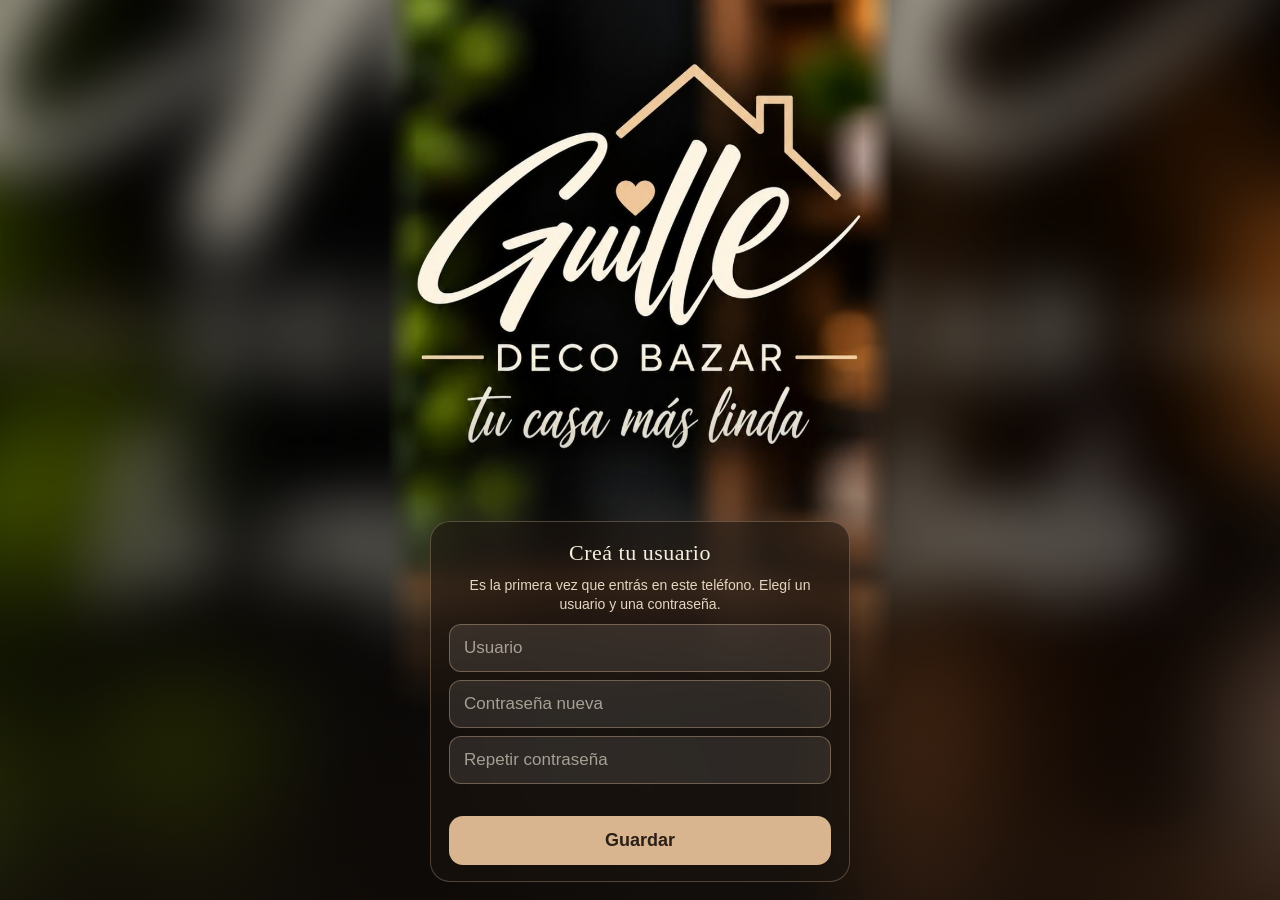
<file: index.html>
<!DOCTYPE html>
<html lang="es">
<head>
<meta charset="UTF-8">
<meta name="viewport" content="width=device-width, initial-scale=1, viewport-fit=cover">
<title>Verificador de precios</title>
<meta name="theme-color" content="#1c1714">
<meta name="apple-mobile-web-app-capable" content="yes">
<meta name="mobile-web-app-capable" content="yes">
<meta name="apple-mobile-web-app-status-bar-style" content="default">
<meta name="apple-mobile-web-app-title" content="Precios">
<link rel="manifest" href="manifest.webmanifest">
<link rel="apple-touch-icon" href="icons/apple-touch-icon.png">
<link rel="icon" href="icons/icon-192.png">
<link rel="preload" href="icons/portada.jpg" as="image">
<link rel="stylesheet" href="css/app.css">
</head>
<body>

<!-- ===================== PORTADA / ACCESO ===================== -->
<div id="portada" class="portada">
  <div class="portada-img"></div>
  <div id="portadaForm" class="portada-form oculto">
    <form id="formAcceso" autocomplete="on">
      <h2 id="accesoTitulo">Bienvenido</h2>
      <p id="accesoAyuda" class="acceso-ayuda oculto"></p>
      <input id="accesoClaveActual" type="password" placeholder="Contraseña actual" autocomplete="current-password" class="oculto">
      <input id="accesoUsuario" type="text" placeholder="Usuario" autocomplete="username" autocapitalize="none" autocorrect="off" spellcheck="false">
      <input id="accesoClave" type="password" placeholder="Contraseña" autocomplete="current-password">
      <input id="accesoClave2" type="password" placeholder="Repetir contraseña" autocomplete="new-password" class="oculto">
      <div id="accesoError" class="acceso-error" role="alert"></div>
      <button id="btnAcceso" class="btn btn-tan">Entrar</button>
      <button type="button" id="btnCancelarAcceso" class="acceso-link oculto">Cancelar</button>
      <button type="button" id="btnOlvide" class="acceso-link oculto">Olvidé mi contraseña</button>
    </form>
  </div>
</div>

<header class="topbar">
  <h1 class="marca"><img src="icons/logo-guille.png" alt="Guille" class="logo"><span>Verificador de precios</span></h1>
  <span id="estadoBase" class="estado-base">Sin datos</span>
</header>

<main>
  <!-- ===================== CONSULTAR ===================== -->
  <section id="vista-consultar" class="vista activa">
    <div id="scannerWrap" class="scanner-wrap oculto">
      <div id="visor" class="visor">
        <div class="guia"><span class="laser"></span></div>
        <div class="visor-ayuda">Centrá el código en el recuadro · a unos 15 cm</div>
        <div class="visor-controles">
          <button type="button" id="btnZoom" class="ctrl oculto">1×</button>
          <button type="button" id="btnLinterna" class="ctrl oculto" aria-label="Linterna">🔦</button>
        </div>
      </div>
      <div class="scanner-acciones">
        <button id="btnSiguiente" class="btn btn-verde oculto">Escanear otro</button>
        <button id="btnCerrarScanner" class="btn btn-gris">Cerrar cámara</button>
      </div>
    </div>

    <button id="btnEscanear" class="btn btn-verde btn-grande">📷 Escanear código</button>

    <form id="formBuscar" class="buscador" autocomplete="off">
      <input id="inputBuscar" type="search" inputmode="search" placeholder="Código o nombre del producto" enterkeyhint="search">
      <button type="submit" class="btn btn-azul">Buscar</button>
    </form>

    <div id="resultado"></div>
    <ul id="listaResultados" class="lista"></ul>
  </section>

  <!-- ===================== FICHAS ===================== -->
  <section id="vista-fichas" class="vista">
    <div class="segmentos">
      <button type="button" id="segConFicha" class="segmento activo">⭐ Con ficha</button>
      <button type="button" id="segParaFoto" class="segmento">📷 Para fotografiar</button>
    </div>

    <div id="panelParaFoto" class="oculto">
      <h2>Más consultados sin foto</h2>
      <p class="ayuda">Los productos que más escaneás o buscás y todavía no tienen foto. Empezá por los de arriba.</p>
      <ul id="listaParaFoto" class="lista"></ul>
    </div>

    <div id="panelConFicha">
    <h2>Productos con ficha</h2>
    <p class="ayuda">Productos a los que les agregaste foto, descripción o características.</p>
    <div class="buscador">
      <input id="filtroFichas" type="search" placeholder="Filtrar por nombre o código" autocomplete="off">
    </div>
    <div class="filtros">
      <label><input type="checkbox" id="soloDestacados"> Solo destacados ★</label>
      <label><input type="checkbox" id="soloSinFoto"> Sin foto</label>
    </div>
    <ul id="listaFichas" class="lista"></ul>
    </div>
  </section>

  <!-- ===================== CUENTA ===================== -->
  <section id="vista-cuenta" class="vista">
    <h2>Sumar productos</h2>
    <div id="totalCuenta" class="tarjeta total-cuenta"></div>
    <p id="ayudaCuenta" class="info-box">Buscá o escaneá un producto y tocá <b>“➕ Sumar a la cuenta”</b>. Acá se va armando el total. Con − y + cambiás la cantidad.</p>
    <ul id="listaCuenta" class="lista"></ul>
    <div class="fila-botones">
      <button type="button" id="btnCompartirCuenta" class="btn btn-whatsapp">💬 Enviar</button>
      <button type="button" id="btnVaciarCuenta" class="btn btn-gris">🗑️ Nueva cuenta</button>
    </div>

    <div id="bloquePresupuesto" class="bloque-presupuesto oculto">
      <h2>Presupuesto</h2>
      <div class="presu-cliente">
        <input id="presuCliente" type="text" placeholder="Cliente (opcional)" autocomplete="off">
        <input id="presuTelefono" type="tel" placeholder="Teléfono (opcional)" autocomplete="off">
      </div>
      <label class="check"><input type="checkbox" id="presuEfectivo"> <span id="presuEfectivoTxt">Mostrar precio en efectivo</span></label>
      <label class="check"><input type="checkbox" id="presuCuit"> <span id="presuCuitTxt">Mostrar CUIT</span></label>
      <label class="campo">Observaciones <small>(opcional: sale en la hoja si escribís algo)</small>
        <textarea id="presuObs" rows="2"></textarea>
      </label>
      <button type="button" id="btnPresupuesto" class="btn btn-verde" disabled>🧾 Presupuesto en PDF</button>
      <p class="ayuda">Se abre el menú <b>Compartir</b>: elegí <b>Imprimir</b> o mandalo por <b>WhatsApp</b>.</p>
      <div id="previaPresupuesto" class="previa-presupuesto"></div>
    </div>
  </section>

  <!-- ===================== ETIQUETAS ===================== -->
  <section id="vista-etiquetas" class="vista">
    <h2>Hoja de etiquetas A4</h2>
    <p id="estadoEtiquetas" class="info-box"></p>
    <div class="fila-botones">
      <button type="button" id="btnImprimirEtiquetas" class="btn btn-verde">🖨️ Imprimir</button>
      <button type="button" id="btnVaciarEtiquetas" class="btn btn-gris">🗑️ Vaciar</button>
    </div>
    <p class="ayuda">Al tocar <b>Imprimir</b> se abre el menú Compartir con la hoja en PDF: elegí <b>“Imprimir”</b> y tu impresora (tiene que estar en la misma red WiFi que el teléfono), o abrila con la app <b>HP Smart</b>. Imprimí en tamaño A4, al 100 %.</p>
    <div id="previaHojas" class="previa-hojas"></div>
    <ul id="listaEtiquetas" class="lista"></ul>
  </section>

  <!-- ===================== DATOS ===================== -->
  <section id="vista-datos" class="vista">
    <h2>Lista de precios</h2>
    <p class="ayuda">Subí tu archivo <b>Excel (.xlsx / .xls)</b> o <b>CSV</b>. Al actualizarlo, las fotos y características que cargaste <b>se conservan</b>.</p>
    <div id="infoBase" class="info-box">Todavía no cargaste ninguna lista.</div>
    <label class="btn btn-verde btn-archivo">
      📄 Cargar / actualizar lista
      <input type="file" id="inputArchivo" accept=".csv,.txt,.xlsx,.xls,text/csv,application/vnd.ms-excel,application/vnd.openxmlformats-officedocument.spreadsheetml.sheet">
    </label>
    <div id="progreso" class="progreso oculto"><div id="barra" class="barra"></div><span id="progresoTxt"></span></div>

    <h2>Precio en efectivo</h2>
    <div class="info-box config-precios">
      <label class="fila-config"><span>Descuento en efectivo</span>
        <span><input id="cfgEfectivo" type="number" inputmode="decimal" min="0" max="90" step="0.5"> %</span></label>
    </div>

    <h2>Datos del local <small class="h2-sub">(para el presupuesto)</small></h2>
    <div class="info-box config-local">
      <label>CUIT <input id="cfgCuit" type="text" inputmode="numeric" placeholder="20-12345678-9" autocomplete="off"></label>
      <label>Dirección <input id="cfgDireccion" type="text" placeholder="Calle 123, Ciudad" autocomplete="off"></label>
      <label>WhatsApp / teléfono <input id="cfgWhatsapp" type="tel" placeholder="11 5555-1234" autocomplete="off"></label>
      <label>Instagram <input id="cfgInstagram" type="text" placeholder="@guille.decobazar" autocapitalize="none" autocomplete="off"></label>
      <p class="ayuda">Lo que dejes vacío no aparece en el presupuesto. El CUIT además lo elegís en cada presupuesto.</p>
    </div>

    <h2>Copia de seguridad de fichas</h2>
    <p class="ayuda">Las fotos y características quedan guardadas sólo en este teléfono. Hacé una copia de vez en cuando (se guarda en Archivos / iCloud Drive) para no perderlas o para pasarlas a otro equipo.</p>
    <p class="ayuda"><b>Copia de lo nuevo</b>: sólo lo que agregaste o cambiaste desde la última copia (rápida, para hacer seguido). <b>Copia completa</b>: todo; si hay muchas fotos se divide en varios archivos.</p>
    <div id="infoFichas" class="info-box"></div>
    <div class="fila-botones">
      <button id="btnExportar" class="btn btn-azul">⬇️ Copia de lo nuevo</button>
      <button id="btnExportarTodo" class="btn btn-gris">⬇️ Copia completa</button>
    </div>
    <label class="btn btn-gris btn-archivo">
      ⬆️ Restaurar copia (podés elegir varios archivos)
      <input type="file" id="inputBackup" accept=".json,application/json" multiple>
    </label>
    <div id="progresoCopia" class="progreso oculto"><div id="barraCopia" class="barra"></div><span id="progresoCopiaTxt"></span></div>

    <h2>Instalar en el iPhone</h2>
    <ol class="ayuda">
      <li>Abrí esta página en <b>Safari</b>.</li>
      <li>Tocá el botón <b>Compartir</b> (cuadrado con flecha).</li>
      <li>Elegí <b>“Agregar a pantalla de inicio”</b>.</li>
    </ol>
    <p class="ayuda">Instalada así funciona sin internet y el iPhone no borra los datos guardados.</p>
    <h2>Cuenta</h2>
    <div class="info-box">Usuario: <b id="usuarioActual"></b></div>
    <div class="fila-botones">
      <button id="btnCambiarClave" class="btn btn-gris">🔑 Cambiar contraseña</button>
      <button id="btnCerrarSesion" class="btn btn-gris">🚪 Cerrar sesión</button>
    </div>

    <p class="ayuda version">Versión <span id="version"></span></p>
  </section>
</main>

<nav class="tabs">
  <button data-vista="consultar" class="tab activa">🔎<span>Consultar</span></button>
  <button data-vista="cuenta" class="tab">🧮<span>Sumar</span><b id="badgeCuenta" class="badge oculto">0</b></button>
  <button data-vista="fichas" class="tab">⭐<span>Fichas</span></button>
  <button data-vista="etiquetas" class="tab">🏷️<span>Etiquetas</span><b id="badgeEtiquetas" class="badge oculto">0</b></button>
  <button data-vista="datos" class="tab">⚙️<span>Datos</span></button>
</nav>

<!-- ===================== DIALOGO: COLUMNAS ===================== -->
<dialog id="dlgColumnas">
  <form method="dialog" class="dlg">
    <h2>¿Qué hay en cada columna?</h2>
    <p class="ayuda">Revisá que cada dato apunte a la columna correcta. <span id="dlgFilas"></span></p>
    <div id="mapeo" class="mapeo"></div>
    <div class="tabla-scroll"><table id="preview"></table></div>
    <div class="dlg-botones">
      <button value="cancelar" class="btn btn-gris">Cancelar</button>
      <button value="ok" id="btnConfirmarColumnas" class="btn btn-verde">Importar</button>
    </div>
  </form>
</dialog>

<!-- ===================== DIALOGO: EDITAR FICHA ===================== -->
<dialog id="dlgFicha">
  <form method="dialog" class="dlg" id="formFicha">
    <h2 id="fichaTitulo">Ficha</h2>
    <p class="ayuda" id="fichaCodigo"></p>

    <div class="foto-edit">
      <img id="fichaFoto" alt="" class="oculto">
      <div id="fichaSinFoto" class="sin-foto">Sin foto</div>
    </div>
    <div class="fila-botones">
      <label class="btn btn-azul btn-archivo">📷 Sacar foto
        <input type="file" id="inputFotoCamara" accept="image/*" capture="environment">
      </label>
      <label class="btn btn-gris btn-archivo">🖼️ Galería
        <input type="file" id="inputFotoGaleria" accept="image/*">
      </label>
    </div>
    <button type="button" id="btnQuitarFoto" class="btn btn-link oculto">Quitar foto</button>

    <label class="campo">Descripción
      <textarea id="fichaDescripcion" rows="3" placeholder="Ej: Ideal para…"></textarea>
    </label>
    <label class="campo">Características <small>(una por línea, ej: <i>Marca: Arcor</i>)</small>
      <textarea id="fichaCaracteristicas" rows="5" placeholder="Marca: …&#10;Contenido: …&#10;Origen: …"></textarea>
    </label>
    <label class="check"><input type="checkbox" id="fichaDestacado"> ★ Producto destacado</label>

    <div class="dlg-botones">
      <button value="cancelar" class="btn btn-gris">Cancelar</button>
      <button value="guardar" class="btn btn-verde">Guardar</button>
    </div>
    <button type="button" id="btnBorrarFicha" class="btn btn-link peligro oculto">Borrar ficha completa</button>
  </form>
</dialog>

<div id="toast" class="toast"></div>

<script src="vendor/barcode-detector.js"></script>
<script src="js/db.js"></script>
<script src="js/acceso.js"></script>
<script src="js/importar.js"></script>
<script src="js/escaner.js"></script>
<script src="js/etiquetas.js"></script>
<script src="js/cuenta.js"></script>
<script src="js/presupuesto.js"></script>
<script src="js/app.js"></script>
</body>
</html>
</file>
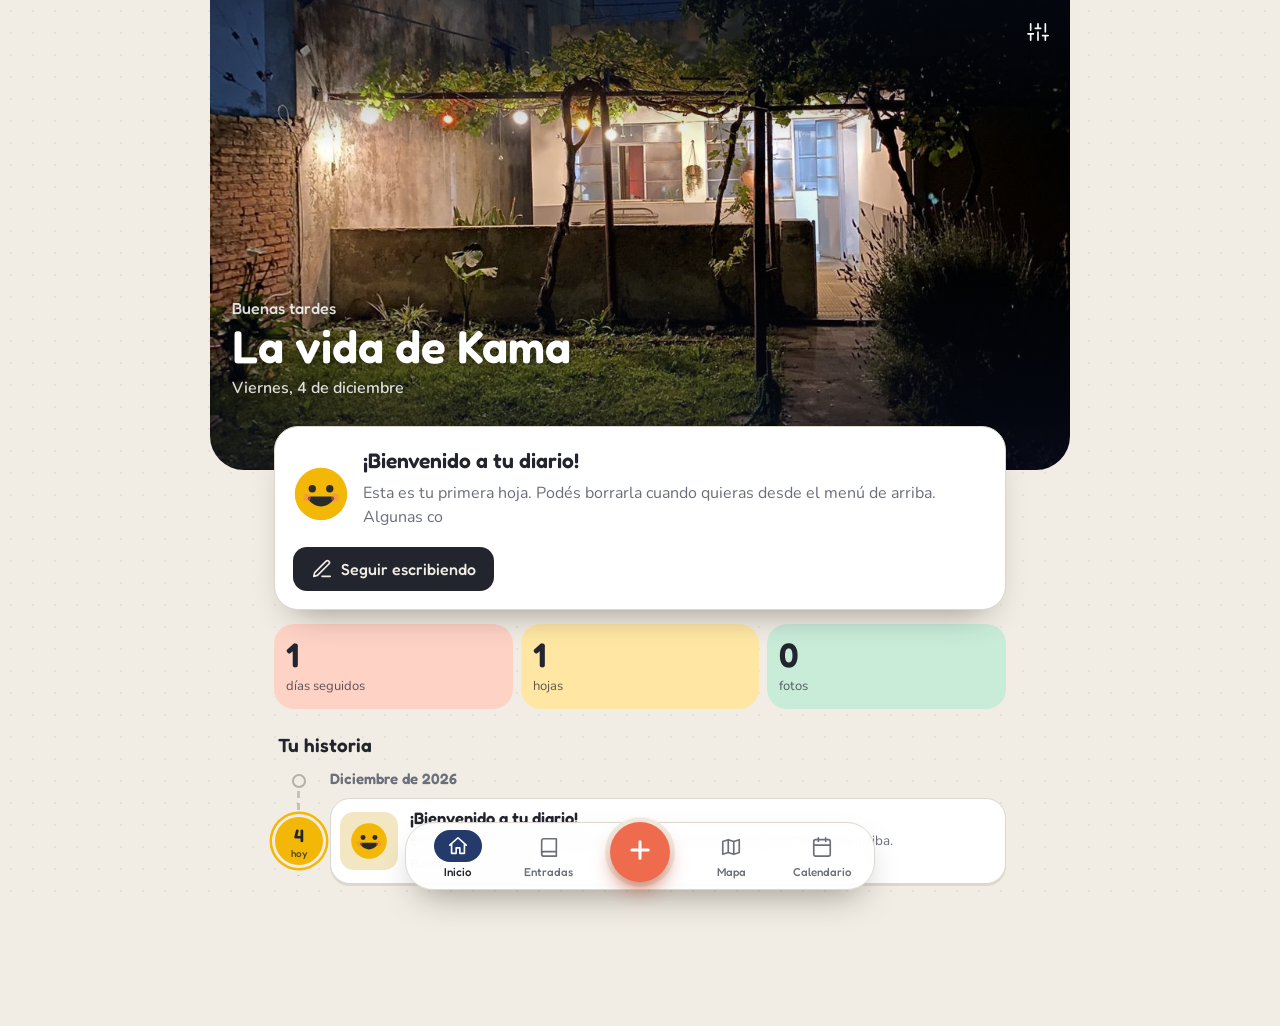
<file: diario/index.html>
<!DOCTYPE html>
<html lang="es">
<head>
<meta charset="utf-8">
<meta name="viewport" content="width=device-width,initial-scale=1,viewport-fit=cover,interactive-widget=resizes-content">
<title>Súper Diario</title>
<meta name="theme-color" content="#233a6b">
<meta name="apple-mobile-web-app-capable" content="yes">
<meta name="mobile-web-app-capable" content="yes">
<meta name="apple-mobile-web-app-status-bar-style" content="black-translucent">
<meta name="apple-mobile-web-app-title" content="Diario">
<link rel="manifest" href="manifest.webmanifest">
<link rel="icon" href="icon-192.png">
<link rel="apple-touch-icon" href="apple-touch-icon.png">
<link rel="preconnect" href="https://fonts.googleapis.com">
<link rel="preconnect" href="https://fonts.gstatic.com" crossorigin>
<link href="https://fonts.googleapis.com/css2?family=Caveat:wght@400;700&family=Fredoka:wght@400;500;600;700&family=Lora:ital,wght@0,400;0,700;1,400&family=Nunito:wght@400;600;800&family=Patrick+Hand&family=Special+Elite&display=swap" rel="stylesheet">
<style>
/*
VOICE: íntimo y juguetón, como un cuaderno de artista que se deja tocar.
IDEA: una libreta de tapa dura con cinta separadora; cada entrada es una hoja que se puede cambiar de papel y tinta.
PICTURE: la hoja misma, grande, con renglones, fotos polaroid con cinta, dibujos y stickers.
COLOUR and TYPE: tapa azul tinta #233a6b, papel claro, acento coral #ee6c4d; UI en Nunito, hojas en Caveat, Patrick Hand, Special Elite, Lora o Nunito.
LAYOUT: barra superior, herramientas que se deslizan, hoja a todo el ancho (máx. 820px), pestañas abajo.
*/
:root{color-scheme:light dark;
--cover:light-dark(#233a6b,#16213d);--cover-ink:#f4f1ea;
--bg:light-dark(#e9e6df,#0f1320);--ui:light-dark(#ffffff,#1a2030);--ui2:light-dark(#f3f1ec,#232a3c);
--ink:light-dark(#22252d,#e8e6e1);--mute:light-dark(#6b6f7a,#9aa0ad);--line:light-dark(#dcd8cf,#2e3649);
--accent:#ee6c4d;--accent-ink:#fff;
--safe-t:env(safe-area-inset-top,0px);--safe-b:env(safe-area-inset-bottom,0px)}
:root[data-theme=light]{color-scheme:light}:root[data-theme=dark]{color-scheme:dark}
*{box-sizing:border-box;min-width:0;-webkit-tap-highlight-color:transparent}
[hidden]{display:none!important}
html,body{height:100%}
body{margin:0;background:var(--bg);color:var(--ink);font:16px/1.5 'Nunito',system-ui,sans-serif;overflow-x:clip}
button,input,select{font:inherit;color:inherit}
button{cursor:pointer;border:0;background:none}
svg.i{width:22px;height:22px;fill:none;stroke:currentColor;stroke-width:1.8;stroke-linecap:round;stroke-linejoin:round;flex:none}
:focus-visible{outline:2.5px solid var(--accent);outline-offset:2px;border-radius:8px}

/* barra superior */
.top{position:sticky;top:0;z-index:30;display:flex;align-items:center;gap:4px;padding:calc(8px + var(--safe-t)) 10px 8px;background:var(--cover);color:var(--cover-ink)}
.top h1{flex:1;margin:0 6px;font-size:20px;font-weight:800;white-space:nowrap;overflow:hidden;text-overflow:ellipsis}
.top .save{font-size:13px;opacity:.75;white-space:nowrap}
.ib{width:44px;height:44px;display:grid;place-items:center;border-radius:12px}
.ib:hover{background:color-mix(in srgb,currentColor 12%,transparent)}
.ib.on{background:var(--accent);color:var(--accent-ink)}

main{max-width:860px;margin:0 auto;padding-bottom:calc(84px + var(--safe-b))}
.view{display:none}.view.on{display:block}

/* metadatos de la entrada */
.meta{display:flex;flex-wrap:wrap;align-items:center;gap:8px;padding:12px 14px 6px}
.chip{display:inline-flex;align-items:center;gap:6px;min-height:40px;padding:6px 12px;border-radius:999px;background:var(--ui);border:1px solid var(--line);font-size:15px;white-space:nowrap;max-width:100%;overflow:hidden;text-overflow:ellipsis}
.chip svg.i{width:18px;height:18px}
.moods{display:flex;gap:4px;align-items:center}
.mood{width:30px;height:30px;border-radius:50%;border:2px solid transparent;background:var(--c);opacity:.45;transition:transform .15s,opacity .15s}
.mood.on{opacity:1;border-color:var(--ink);transform:scale(1.12)}
.moodname{font-size:14px;color:var(--mute);min-width:5.5em}
.fav{margin-left:auto}
.fav.on{color:var(--accent)}.fav.on path{fill:var(--accent)}
.tags{display:flex;flex-wrap:wrap;gap:6px;align-items:center;padding:0 14px 8px}
.tag{display:inline-flex;align-items:center;gap:2px;padding:4px 4px 4px 10px;border-radius:999px;background:color-mix(in srgb,var(--accent) 16%,var(--ui));font-size:14px}
.tag button{width:26px;height:26px;display:grid;place-items:center;border-radius:50%}
.tag svg.i{width:14px;height:14px}
.tagin{border:0;background:transparent;font-size:16px;padding:6px 4px;width:9em;outline:none}

/* herramientas */
.tb{position:sticky;top:calc(60px + var(--safe-t));z-index:20;background:color-mix(in srgb,var(--bg) 92%,transparent);backdrop-filter:blur(8px);border-block:1px solid var(--line)}
.tbrow{display:flex;gap:2px;overflow-x:auto;padding:4px 8px;scrollbar-width:none}
.tbrow::-webkit-scrollbar{display:none}
.tbrow+.tbrow{border-top:1px dashed var(--line)}
.t{flex:none;min-width:42px;height:42px;padding:0 8px;display:inline-flex;align-items:center;justify-content:center;gap:6px;border-radius:10px;font-size:17px}
.t:hover{background:var(--ui2)}.t.on{background:var(--ink);color:var(--bg)}
.t small{font-size:13px;font-weight:600}
.sep{flex:none;width:1px;margin:8px 4px;background:var(--line)}
.t.rec{background:var(--accent);color:#fff;animation:pulse 1.2s infinite}
@keyframes pulse{50%{opacity:.6}}

/* la hoja */
.sheet{--lh:32px;--fs:20px;--font:'Caveat',cursive;--paper:#fffdf9;--pink:#22252d;--rule:color-mix(in srgb,var(--pink) 17%,transparent);
position:relative;margin:14px 10px 20px;padding:var(--lh) 22px calc(var(--lh)*3) 22px;min-height:70vh;background-color:var(--paper);color:var(--pink);border-radius:4px 14px 14px 4px;
box-shadow:0 1px 0 rgba(0,0,0,.06),0 10px 30px -12px rgba(0,0,0,.35);font-family:var(--font);font-size:var(--fs);line-height:var(--lh)}
.sheet[data-paper=lined]{background-image:repeating-linear-gradient(to bottom,transparent 0 calc(var(--lh) - 1px),var(--rule) calc(var(--lh) - 1px) var(--lh));background-position:0 calc(var(--lh) - 6px)}
.sheet[data-paper=lined]::before{content:"";position:absolute;top:0;bottom:0;left:44px;width:1.5px;background:color-mix(in srgb,#e2584a 45%,transparent)}
.sheet[data-paper=lined]{padding-left:60px}
.sheet[data-paper=grid]{background-image:linear-gradient(var(--rule) 1px,transparent 1px),linear-gradient(90deg,var(--rule) 1px,transparent 1px);background-size:var(--lh) var(--lh)}
.sheet[data-paper=dots]{background-image:radial-gradient(circle,color-mix(in srgb,var(--pink) 30%,transparent) 1.3px,transparent 1.7px);background-size:var(--lh) var(--lh);background-position:calc(var(--lh)/2) calc(var(--lh)/2)}
.ribbon{position:absolute;top:-6px;right:34px;width:18px;height:64px;background:var(--accent);clip-path:polygon(0 0,100% 0,100% 100%,50% 82%,0 100%);display:none}
.sheet.isfav .ribbon{display:block}
#title{display:block;width:100%;border:0;resize:none;overflow:hidden;background:transparent;outline:none;font:700 calc(var(--fs)*1.45)/calc(var(--lh)*1.5) var(--font);color:inherit;padding:0;margin:0 0 calc(var(--lh)*.5)}
#title::placeholder{color:color-mix(in srgb,var(--pink) 35%,transparent)}
#ed{outline:none;min-height:50vh;overflow-wrap:anywhere}
#ed:empty::before{content:attr(data-ph);color:color-mix(in srgb,var(--pink) 38%,transparent)}
.edc p,.edc div{margin:0}
.edc h2{font-size:1.5em;line-height:calc(var(--lh)*1.5);margin:calc(var(--lh)*.5) 0 0;font-weight:700}
.edc h3{font-size:1.2em;line-height:var(--lh);margin:0;font-weight:700}
.edc blockquote{margin:0;padding-left:16px;border-left:4px solid var(--accent);font-style:italic;opacity:.92}
.edc ul,.edc ol{margin:0;padding-left:1.4em}
.edc ul.check{list-style:none;padding-left:4px}
.edc ul.check li{position:relative;padding-left:34px}
.edc ul.check li::before{content:"";position:absolute;left:2px;top:calc(var(--lh)/2 - 11px);width:20px;height:20px;border:2px solid currentColor;border-radius:5px}
.edc ul.check li.done{text-decoration:line-through;opacity:.55}
.edc ul.check li.done::after{content:"";position:absolute;left:9px;top:calc(var(--lh)/2 - 8px);width:6px;height:12px;border:solid var(--accent);border-width:0 3px 3px 0;transform:rotate(45deg)}
.edc hr{border:0;border-top:2px dashed var(--rule);margin:calc(var(--lh)/2 - 1px) 0}
.edc .stamp{font-size:.8em;opacity:.7}
.edc a{color:inherit}

/* fotos, dibujos, stickers */
.ph{display:block;margin:calc(var(--lh)*.5) auto;width:min(100%,var(--w,320px));position:relative;transform:rotate(var(--r,0deg));line-height:1.3}
.ph.s{--w:180px}.ph.m{--w:320px}.ph.l{--w:100%}
.ph.fl{float:left;margin:8px 16px 8px 0}.ph.fr{float:right;margin:8px 0 8px 16px}
.ph.fl,.ph.fr{width:min(48%,var(--w,320px))}
.ph img{display:block;width:100%;height:auto;border-radius:2px;user-select:none;-webkit-user-drag:none}
.ph figcaption{font-family:'Caveat',cursive;font-size:20px;text-align:center;color:#33343a;outline:none;min-height:1.3em;padding-top:6px}
.ph figcaption:empty::before{content:attr(data-ph);opacity:.45}
.ph.polaroid{background:#fff;padding:10px 10px 4px;box-shadow:0 6px 16px -6px rgba(0,0,0,.45)}
.ph.tape{padding:0;box-shadow:0 6px 14px -8px rgba(0,0,0,.5)}
.ph.tape::before,.ph.tape::after{content:"";position:absolute;width:90px;height:26px;top:-11px;background:color-mix(in srgb,var(--accent) 55%,#ffe9a8);opacity:.8;z-index:1}
.ph.tape::before{left:-18px;transform:rotate(-28deg)}.ph.tape::after{right:-18px;transform:rotate(28deg)}
.ph.tape figcaption{color:inherit}
.ph.plain figcaption,.ph.round figcaption{color:inherit}
.ph.round img{border-radius:50%;aspect-ratio:1;object-fit:cover}
.ph.draw{box-shadow:none;background:transparent;padding:0}
.ph.draw figcaption{color:inherit}
.stk{display:inline-block;height:var(--h,72px);width:auto;vertical-align:middle;transform:rotate(var(--r,0deg));margin:2px 4px}
.ph.sel,.stk.sel{outline:3px solid var(--accent);outline-offset:4px}

/* paneles inferiores y popovers */
.scrim{position:fixed;inset:0;z-index:60;background:rgba(10,14,25,.45);display:none}
.scrim.on{display:block}
.panel{position:fixed;left:0;right:0;bottom:0;z-index:61;max-height:82vh;overflow:auto;background:var(--ui);border-radius:20px 20px 0 0;padding:8px 18px calc(22px + var(--safe-b));transform:translateY(105%);transition:transform .22s ease;max-width:720px;margin:0 auto;box-shadow:0 -10px 40px rgba(0,0,0,.25)}
.panel.on{transform:none}
.panel:not(.on){visibility:hidden;transition:transform .22s ease,visibility 0s .22s}
.panel .grab{width:44px;height:5px;border-radius:9px;background:var(--line);margin:4px auto 10px}
.panel h2{font-size:22px;margin:0 0 12px;line-height:1.2}
.panel h3{font-size:15px;margin:18px 0 8px;color:var(--mute);font-weight:700}
.opts{display:flex;flex-wrap:wrap;gap:8px}
.opt{min-height:44px;padding:8px 14px;border-radius:12px;border:1.5px solid var(--line);background:var(--ui2)}
.opt.on{border-color:var(--accent);box-shadow:0 0 0 2px var(--accent) inset}
.sw{width:44px;height:44px;border-radius:50%;border:2px solid var(--line);background:var(--c)}
.sw.on{box-shadow:0 0 0 3px var(--ui),0 0 0 5px var(--accent)}
.papers .opt{width:76px;height:76px;padding:0;display:grid;place-items:end center;font-size:12px;background:#fffdf9;color:#333;--rule:#0002;--lh:12px;padding-bottom:4px}
.papers .opt[data-v=lined]{background-image:repeating-linear-gradient(to bottom,transparent 0 11px,var(--rule) 11px 12px)}
.papers .opt[data-v=grid]{background-image:linear-gradient(var(--rule) 1px,transparent 1px),linear-gradient(90deg,var(--rule) 1px,transparent 1px);background-size:12px 12px}
.papers .opt[data-v=dots]{background-image:radial-gradient(circle,#0004 1px,transparent 1.4px);background-size:12px 12px}
.papers .opt span{background:#fffdf9;padding:0 4px;border-radius:4px}
.row{display:flex;align-items:center;gap:10px;flex-wrap:wrap}
.btn{min-height:44px;padding:10px 18px;border-radius:12px;background:var(--ink);color:var(--bg);font-weight:700;display:inline-flex;gap:8px;align-items:center}
.btn.ghost{background:var(--ui2);color:var(--ink);border:1px solid var(--line)}
.btn.warn{background:#c62f22;color:#fff}
input[type=range]{width:220px;accent-color:var(--accent)}
.pop{position:fixed;z-index:70;background:var(--ui);border:1px solid var(--line);border-radius:14px;padding:8px;box-shadow:0 12px 30px rgba(0,0,0,.25);display:none;max-width:calc(100vw - 16px)}
.pop.on{display:block}
.pop .opts{gap:6px}
.pop .menu{display:grid;min-width:220px}
.pop .menu button,.pop .menu a{display:flex;gap:10px;align-items:center;min-height:44px;padding:8px 12px;border-radius:10px;text-align:left;text-decoration:none;color:inherit}
.pop .menu button:hover,.pop .menu a:hover{background:var(--ui2)}

/* barra de imagen */
.imgbar{position:fixed;left:50%;transform:translateX(-50%);bottom:calc(80px + var(--safe-b));z-index:40;display:none;gap:2px;background:var(--ink);color:var(--bg);padding:6px;border-radius:16px;max-width:calc(100vw - 16px);overflow-x:auto;box-shadow:0 10px 30px rgba(0,0,0,.35)}
.imgbar.on{display:flex}
.imgbar .t:hover{background:color-mix(in srgb,var(--bg) 18%,transparent)}
.imgbar .t.on{background:var(--accent);color:#fff}

/* pestañas */
.tabs{position:fixed;left:0;right:0;bottom:0;z-index:35;display:grid;grid-template-columns:repeat(4,1fr);background:var(--ui);border-top:1px solid var(--line);padding-bottom:var(--safe-b)}
.tabs button{display:grid;justify-items:center;gap:2px;padding:9px 0 8px;font-size:12px;font-weight:600;color:var(--mute)}
.tabs button.on{color:var(--accent)}

/* lista de entradas */
.pad{padding:16px 14px}
.search{display:flex;align-items:center;gap:8px;background:var(--ui);border:1px solid var(--line);border-radius:14px;padding:0 12px}
.search input{flex:1;border:0;background:transparent;outline:none;min-height:48px;font-size:16px}
.filters{display:flex;gap:6px;overflow-x:auto;padding:12px 0 4px;scrollbar-width:none}
.filters .opt{flex:none;min-height:38px;padding:6px 12px;font-size:14px}
.month{font-size:15px;font-weight:800;color:var(--mute);margin:22px 4px 8px}.month::first-letter,.calhead h3::first-letter{text-transform:uppercase}
.card{display:grid;grid-template-columns:54px 1fr auto;gap:12px;align-items:center;width:100%;text-align:left;background:var(--ui);border:1px solid var(--line);border-radius:16px;padding:12px;margin-bottom:8px;position:relative}
.card .d{display:grid;justify-items:center;line-height:1}
.card .d b{font-size:28px;font-weight:800}
.card .d span{font-size:12px;color:var(--mute);text-transform:capitalize;margin-top:4px}
.card h4{margin:0;font-size:17px;white-space:nowrap;overflow:hidden;text-overflow:ellipsis}
.card p{margin:2px 0 0;font-size:14px;color:var(--mute);display:-webkit-box;-webkit-line-clamp:2;-webkit-box-orient:vertical;overflow:hidden}
.card .th{width:56px;height:56px;border-radius:10px;object-fit:cover}
.card .mdot{position:absolute;left:8px;top:8px;width:10px;height:10px;border-radius:50%}
.card .cf{position:absolute;right:14px;top:-3px;width:12px;height:22px;background:var(--accent);clip-path:polygon(0 0,100% 0,100% 100%,50% 75%,0 100%)}
.empty{text-align:center;color:var(--mute);padding:50px 20px}

/* calendario */
.seg{display:inline-flex;background:var(--ui2);border-radius:12px;padding:4px;gap:4px}
.seg button{min-height:38px;padding:4px 16px;border-radius:9px;font-weight:700}
.seg button.on{background:var(--ui);box-shadow:0 1px 4px rgba(0,0,0,.15)}
.stats{display:grid;grid-template-columns:repeat(3,minmax(0,1fr));gap:8px;margin:14px 0}
.stat{background:var(--ui);border:1px solid var(--line);border-radius:16px;padding:12px}
.stat b{display:block;font-size:30px;line-height:1.1;font-weight:800}
.stat span{font-size:13px;color:var(--mute)}
.calhead{display:flex;align-items:center;justify-content:space-between;margin:10px 0}
.calhead h3{margin:0;font-size:22px}
.cal{display:grid;grid-template-columns:repeat(7,minmax(0,1fr));gap:5px}
.cal .wd{text-align:center;font-size:12px;color:var(--mute);font-weight:700;padding:4px 0}
.cal button{aspect-ratio:1;border-radius:12px;background:var(--ui);border:1px solid var(--line);font-weight:700;position:relative;display:grid;place-items:center}
.cal button.has{background:color-mix(in srgb,var(--c,var(--accent)) 38%,var(--ui));border-color:transparent}
.cal button.today{box-shadow:0 0 0 2px var(--ink) inset}
.cal button .n{position:absolute;bottom:3px;right:6px;font-size:10px;opacity:.7}
.cal .out{visibility:hidden}
.pix{display:grid;grid-template-columns:22px repeat(12,minmax(0,1fr));gap:3px;font-size:11px}
.pix .h{text-align:center;color:var(--mute);font-weight:700}
.pix .r{color:var(--mute);text-align:right;padding-right:3px;line-height:14px}
.pix button{height:14px;border-radius:3px;background:var(--ui2);padding:0}
.pix button.has{background:var(--c,var(--accent))}
.pix .x{visibility:hidden}
.legend{display:flex;flex-wrap:wrap;gap:12px;margin-top:14px;font-size:13px;color:var(--mute)}
.legend i{display:inline-block;width:12px;height:12px;border-radius:3px;margin-right:5px;vertical-align:-1px}

/* ajustes */
.set{background:var(--ui);border:1px solid var(--line);border-radius:18px;padding:16px;margin-bottom:12px}
.set h3{margin:0 0 4px;font-size:18px}
.set p{margin:0 0 12px;color:var(--mute);font-size:14px}

/* dibujo */
.drawer{position:fixed;inset:0;z-index:80;background:var(--bg);display:none;flex-direction:column}
.drawer.on{display:flex}
.dtop{display:flex;align-items:center;gap:6px;padding:calc(8px + var(--safe-t)) 10px 8px;background:var(--cover);color:var(--cover-ink)}
.dtop h2{flex:1;margin:0 4px;font-size:18px}
.dstage{flex:1;position:relative;margin:10px;border-radius:14px;overflow:hidden;background:#fffdf9 radial-gradient(circle,#0002 1px,transparent 1.4px) 0 0/24px 24px;touch-action:none}
.dstage canvas{position:absolute;inset:0;width:100%;height:100%;touch-action:none}
.dtools{background:var(--ui);border-top:1px solid var(--line);padding:6px 8px calc(8px + var(--safe-b))}
.dtools .tbrow{padding:4px 0}
.dsw{flex:none;width:34px;height:34px;border-radius:50%;background:var(--c);border:2px solid var(--line);margin:4px 3px}
.dsw.on{box-shadow:0 0 0 3px var(--ui),0 0 0 5px var(--accent)}
.dsize{flex:none;width:42px;height:42px;display:grid;place-items:center;border-radius:10px}
.dsize i{display:block;border-radius:50%;background:currentColor}
.dsize.on{background:var(--ui2);box-shadow:0 0 0 2px var(--accent) inset}
.colorin{flex:none;width:40px;height:40px;border:0;padding:0;background:none;margin:1px 3px}

/* stickers y plantillas */
.stks{display:grid;grid-template-columns:repeat(auto-fill,minmax(78px,1fr));gap:10px}
.stks .s{position:relative;aspect-ratio:1;background:var(--ui2);border-radius:14px;display:grid;place-items:center;padding:8px}
.stks .s img{max-width:100%;max-height:100%}
.stks .s .del{position:absolute;top:-6px;right:-6px;width:28px;height:28px;border-radius:50%;background:var(--ink);color:var(--bg);display:grid;place-items:center}
.stks .s .del svg{width:14px;height:14px}
.tpls{display:grid;gap:8px}
.tpls button{text-align:left;padding:14px;border-radius:14px;background:var(--ui2);border:1px solid var(--line)}
.tpls b{display:block;font-size:16px}.tpls span{font-size:14px;color:var(--mute)}

.toast{position:fixed;left:50%;bottom:calc(92px + var(--safe-b));transform:translate(-50%,20px);z-index:90;background:var(--ink);color:var(--bg);padding:12px 18px;border-radius:14px;font-weight:600;opacity:0;pointer-events:none;transition:.2s;max-width:calc(100vw - 32px);text-align:center}
.toast.on{opacity:1;transform:translate(-50%,0)}
.exitfocus{position:fixed;right:14px;top:calc(14px + var(--safe-t));z-index:50;display:none;background:var(--ui);border:1px solid var(--line);box-shadow:0 4px 14px rgba(0,0,0,.2)}

/* modo concentración */
body.focus .top,body.focus .meta,body.focus .tags,body.focus .tabs,body.focus .tb{display:none}
body.focus .exitfocus{display:grid}
body.focus .sheet{margin-top:calc(20px + var(--safe-t));min-height:92vh}

#print{display:none}

/* ===================== v2: más onda ===================== */
:root{--cover:#233a6b;--sun:#ffcf4a;--toph:68px;--bg:light-dark(#f2ede4,#0f1320)}
body{background:var(--bg) radial-gradient(circle,light-dark(#0000000d,#ffffff0b) 1.1px,transparent 1.5px) 0 0/22px 22px fixed}
h1,h2,h3,.fd{font-family:'Fredoka','Nunito',sans-serif;font-weight:600}
.top{background:var(--cover) url("data:image/svg+xml,%3Csvg xmlns='http://www.w3.org/2000/svg' width='200' height='200' fill='none' stroke='white' stroke-opacity='.14' stroke-width='2.4' stroke-linecap='round' stroke-linejoin='round'%3E%3Cpath d='M24 26l4 9 9 1-7 6 2 9-8-5-8 5 2-9-7-6 9-1z'/%3E%3Cpath d='M120 24c8 7 16-7 24 0s16-7 24 0'/%3E%3Ccircle cx='160' cy='128' r='10'/%3E%3Cpath d='M36 140c10-15 28-15 38 0'/%3E%3Cpath d='M104 92l10 10M114 92l-10 10'/%3E%3Cpath d='M60 84c3-6 9-6 12 0'/%3E%3Cpath d='M150 180l6-12 6 12'/%3E%3Cpath d='M10 186c6-6 12 6 18 0s12 6 18 0'/%3E%3Cpath d='M180 60c-6 0-6-10 0-10s6 10 0 10'/%3E%3C/svg%3E") 0 0/200px 200px;border-radius:0 0 26px 26px;padding:calc(10px + var(--safe-t)) 8px 12px 18px;box-shadow:0 10px 26px -14px color-mix(in srgb,var(--cover) 70%,#000)}
.top .tt{flex:1;display:grid;line-height:1.1}
.top small{font:500 13px/1.2 'Fredoka',sans-serif;opacity:.78;white-space:nowrap;overflow:hidden;text-overflow:ellipsis}
.top small::first-letter{text-transform:uppercase}
.top h1{margin:2px 0 0;font:600 23px/1.15 'Fredoka',sans-serif}
.top .save{background:#ffffff22;padding:3px 9px;border-radius:99px;font-size:12px}
.top .save:empty{display:none}
main{padding-bottom:calc(120px + var(--safe-b))}

/* pestañas flotantes */
.tabs{left:50%;right:auto;transform:translateX(-50%);bottom:calc(10px + var(--safe-b));width:min(470px,calc(100% - 20px));grid-template-columns:repeat(5,minmax(0,1fr));align-items:end;border:1px solid var(--line);border-radius:28px;padding:6px 6px 7px;background:color-mix(in srgb,var(--ui) 90%,transparent);backdrop-filter:blur(14px);-webkit-backdrop-filter:blur(14px);box-shadow:0 16px 36px -14px rgba(0,0,0,.4)}
.tabs button{padding:2px 0;gap:3px;font:500 11.5px/1.2 'Fredoka',sans-serif;color:var(--mute)}
.tabs .bub{width:48px;height:32px;border-radius:16px;display:grid;place-items:center;transition:background .2s,transform .2s}
.tabs button.on{color:var(--ink)}
.tabs button.on .bub{background:var(--cover);color:#fff;transform:translateY(-1px)}
.tabs .fab{justify-self:center;width:60px;height:60px;margin-top:-28px;border-radius:50%;background:var(--accent);color:#fff;display:grid;place-items:center;box-shadow:0 10px 22px -6px color-mix(in srgb,var(--accent) 80%,#000),0 0 0 5px var(--bg);transition:transform .15s}
.tabs .fab svg.i{width:28px;height:28px;stroke-width:2.6}
.tabs .fab:active{transform:scale(.92) rotate(90deg)}

/* barra de herramientas flotante */
.tb{top:calc(var(--toph) + 6px);margin:8px 10px 0;border:1px solid var(--line);border-radius:20px;background:color-mix(in srgb,var(--ui) 93%,transparent);box-shadow:0 10px 22px -16px rgba(0,0,0,.45)}
.tbrow{padding:5px 8px}
.tbrow+.tbrow{border-top:1px dashed var(--line)}
.t{border-radius:12px}
.tbrow.ins{gap:6px}
.tbrow.ins .t{background:color-mix(in srgb,var(--c) 18%,var(--ui));border-radius:14px;padding:0 12px}
.tbrow.ins .t svg.i{color:var(--c)}
:root[data-theme=dark] .tbrow.ins .t svg.i{color:color-mix(in srgb,var(--c) 70%,#fff)}

/* metadatos */
.meta{padding-top:14px}
#mDate{background:var(--cover);color:#fff;border:0;font-family:'Fredoka';font-weight:500}
.mood{width:36px;height:36px;padding:0;opacity:1;background:none;filter:saturate(.25) opacity(.55);border:0;transition:transform .2s cubic-bezier(.3,1.6,.5,1),filter .2s}
.mood svg{width:100%;height:100%;display:block}
.mood.on{filter:none;transform:scale(1.18) rotate(-6deg);border:0}
.moodname{font-family:'Fredoka';font-weight:500;color:var(--ink)}
.tag{background:light-dark(hsl(var(--h) 85% 89%),hsl(var(--h) 35% 26%));color:light-dark(hsl(var(--h) 50% 28%),hsl(var(--h) 80% 86%));font-weight:700}
.chip{box-shadow:0 2px 0 var(--line)}

/* la hoja */
.sheet{border-radius:6px 20px 20px 6px;box-shadow:inset 14px 0 14px -14px rgba(0,0,0,.25),0 2px 0 rgba(0,0,0,.05),0 18px 40px -20px rgba(0,0,0,.45)}
.sheet::after{content:"";position:absolute;top:-13px;left:50%;width:120px;height:28px;transform:translateX(-50%) rotate(-2.5deg);background:repeating-linear-gradient(45deg,color-mix(in srgb,var(--sun) 85%,transparent) 0 8px,color-mix(in srgb,var(--sun) 60%,#fff) 8px 16px);opacity:.9;box-shadow:0 2px 5px rgba(0,0,0,.12)}
.ph.tape::before,.ph.tape::after{background:repeating-linear-gradient(45deg,#ff9ec4cc 0 7px,#ffc6dccc 7px 14px)}

/* paneles */
.panel{border-radius:26px 26px 0 0}
.panel h2{font-size:24px}
.panel .sub{margin:-6px 0 14px;color:var(--mute)}
.opt{border-radius:14px}
.btn{border-radius:14px;font-family:'Fredoka';font-weight:500}

/* entradas */
.search{border-radius:18px;box-shadow:0 2px 0 var(--line)}
.month{font:600 17px 'Fredoka',sans-serif;color:var(--ink)}
.card{grid-template-columns:58px minmax(0,1fr) auto;border-radius:20px;padding:12px 14px 12px 12px;box-shadow:0 2px 0 var(--line);transition:transform .15s}
.card:active{transform:scale(.98)}
.card .d{background:var(--cover);color:#fff;border-radius:16px;padding:8px 0 7px}
.card .d span{color:#fff;opacity:.85}
.card .d b{font-family:'Fredoka';font-weight:600}
.card h4{font:600 17px 'Fredoka',sans-serif}
.card .mdot{left:auto;right:12px;top:auto;bottom:10px;width:12px;height:12px;box-shadow:0 0 0 2px var(--ui)}
.card .th{width:62px;height:62px;border-radius:4px;border:4px solid #fff;border-bottom-width:10px;transform:rotate(4deg);box-shadow:0 6px 12px -6px rgba(0,0,0,.5)}
.ctags{display:flex;flex-wrap:wrap;gap:4px;margin-top:5px}
.ctags i{font-style:normal;font-size:12px;font-weight:700;padding:1px 8px;border-radius:99px;background:light-dark(hsl(var(--h) 85% 89%),hsl(var(--h) 35% 26%));color:light-dark(hsl(var(--h) 50% 28%),hsl(var(--h) 80% 86%))}
.empty img{width:96px;display:block;margin:0 auto 10px;transform:rotate(-8deg)}
.empty b{display:block;font:600 19px 'Fredoka',sans-serif;color:var(--ink);margin-bottom:4px}

/* calendario */
.seg{border-radius:16px}.seg button{font-family:'Fredoka';font-weight:500;border-radius:12px}
.stat{border:0;border-radius:20px;color:#22252d}
.stat:nth-child(1){background:#ffd2c6}.stat:nth-child(2){background:#ffe7a3}.stat:nth-child(3){background:#c9ecd9}
.stat b{font-family:'Fredoka';font-weight:600;font-size:34px}
.stat span{color:#22252dbb}
.calhead h3{font-size:24px}
.cal button{border-radius:14px;font-family:'Fredoka';font-weight:500;box-shadow:0 2px 0 var(--line)}
.cal button.has{background:color-mix(in srgb,var(--c,var(--accent)) 60%,var(--ui));color:#22252d;box-shadow:none}
.cal button.today{box-shadow:0 0 0 2.5px var(--cover) inset}
.pix button{border-radius:4px}
.set{border-radius:22px;box-shadow:0 2px 0 var(--line)}

/* mapa */
.mapbox{position:fixed;left:0;right:0;top:var(--toph);bottom:0;z-index:1;margin-top:-26px}
#map{position:absolute;inset:0;background:var(--ui2)}
.mapbtns{position:absolute;right:12px;top:40px;z-index:500;display:grid;gap:10px}
.mapbtns button{width:48px;height:48px;border-radius:50%;display:grid;place-items:center;background:color-mix(in srgb,var(--ui) 92%,transparent);backdrop-filter:blur(10px);box-shadow:0 6px 16px rgba(0,0,0,.22);color:var(--ink)}
.mapempty{position:absolute;left:50%;top:45%;transform:translate(-50%,-50%);z-index:500;width:min(320px,86vw);background:var(--ui);border-radius:24px;padding:22px;text-align:center;box-shadow:0 16px 40px -14px rgba(0,0,0,.4);display:grid;gap:6px}
.mapempty img{width:80px;margin:0 auto;transform:rotate(-8deg)}
.mapempty b{font:600 20px 'Fredoka',sans-serif}.mapempty span{color:var(--mute);font-size:15px}
.mkw{background:none;border:0}
.mk{position:relative;width:76px;height:76px;border-radius:18px;border:3.5px solid #fff;background:#fff;box-shadow:0 8px 18px -4px rgba(0,0,0,.4);overflow:hidden}
.mk img{width:100%;height:100%;object-fit:cover;display:block;border-radius:14px}
.mk b{position:absolute;left:7px;bottom:4px;color:#fff;font:600 17px 'Fredoka',sans-serif;text-shadow:0 1px 4px rgba(0,0,0,.6)}
.mkw .tail{position:absolute;left:50%;bottom:0;width:14px;height:10px;transform:translateX(-50%);background:#fff;clip-path:polygon(0 0,100% 0,50% 100%)}
.mk.dot{width:46px;height:46px;border-radius:50%;background:var(--c);display:grid;place-items:center;color:#fff}
.mk.dot b{position:static;font-size:16px;text-shadow:none}
.mk.dot svg.i{width:20px;height:20px}
.leaflet-container{font-family:'Nunito',sans-serif}
.mapbox .leaflet-bottom{bottom:calc(92px + var(--safe-b))}
.leaflet-control-attribution{border-radius:8px 0 0 8px;font-size:10px}
.leaflet-tile-pane{filter:saturate(.7) contrast(.95) brightness(1.04)}
:root[data-theme=dark] .leaflet-tile-pane{filter:invert(.92) hue-rotate(180deg) saturate(.55) brightness(.95)}
@media(prefers-color-scheme:dark){:root:not([data-theme=light]) .leaflet-tile-pane{filter:invert(.92) hue-rotate(180deg) saturate(.55) brightness(.95)}}
.edc h2,.edc h3{font-family:inherit}
.pgrid{display:grid;grid-template-columns:repeat(3,minmax(0,1fr));gap:6px}
.pgrid button{aspect-ratio:1;border-radius:12px;overflow:hidden;padding:0}
.pgrid img{width:100%;height:100%;object-fit:cover;display:block}
#pmEntries .card{margin-top:8px}
.pksearch{display:flex;align-items:center;gap:8px;margin:10px 10px 0;background:var(--ui);border:1px solid var(--line);border-radius:16px;padding:0 12px}
.pksearch input{flex:1;border:0;background:transparent;outline:none;min-height:48px;font-size:16px}
.pkstage{flex:1;position:relative;margin:10px;border-radius:18px;overflow:hidden}
#pkMap{position:absolute;inset:0}
.pkpin{position:absolute;left:50%;top:50%;width:40px;height:52px;transform:translate(-50%,-100%);z-index:600;pointer-events:none;filter:drop-shadow(0 6px 6px rgba(0,0,0,.3))}
.pkhint{position:absolute;left:50%;bottom:14px;transform:translateX(-50%);z-index:600;margin:0;background:var(--ui);padding:8px 14px;border-radius:99px;font-size:13px;white-space:nowrap;box-shadow:0 4px 12px rgba(0,0,0,.2)}
body.focus .tb{display:none}
@media(prefers-reduced-motion:reduce){.tabs .fab:active{transform:none}}


/* ===== fotos libres ===== */
.edc{position:relative}
.ph.free,.stk.free{position:absolute;left:var(--x,0);top:var(--y,0);margin:0;z-index:var(--z,3);float:none}
.ph.free{width:var(--w,45%)}
.stk.free{height:var(--h,72px)}
.stk{user-select:none;-webkit-user-drag:none}
.ph.sel,.stk.sel{touch-action:none;cursor:grab;outline:none}
.ph.sel:active,.stk.sel:active{cursor:grabbing}
.hdl{position:absolute;z-index:15;pointer-events:none;border:2px dashed var(--accent);border-radius:6px}
.hdl span{position:absolute;width:30px;height:30px;border-radius:50%;pointer-events:auto;touch-action:none;display:grid;place-items:center}
.hdl span::after{content:"";width:18px;height:18px;border-radius:50%;background:#fff;border:3px solid var(--accent);box-shadow:0 2px 6px rgba(0,0,0,.3)}
.hdl .hsz{right:-16px;bottom:-16px;cursor:nwse-resize}
.hdl .hrot{left:50%;top:-44px;margin-left:-15px;cursor:grab}
.hdl .hrot::after{background:var(--accent);border-color:#fff}
.hdl .hrot::before{content:"";position:absolute;left:50%;top:28px;width:2px;height:14px;background:var(--accent)}


/* ===== inicio ===== */
body.booting #app,body.booting .tabs{visibility:hidden}
body.onhome .top{display:none}
.hero{position:relative;background:var(--cover) url("data:image/svg+xml,%3Csvg xmlns='http://www.w3.org/2000/svg' width='200' height='200' fill='none' stroke='white' stroke-opacity='.14' stroke-width='2.4' stroke-linecap='round' stroke-linejoin='round'%3E%3Cpath d='M24 26l4 9 9 1-7 6 2 9-8-5-8 5 2-9-7-6 9-1z'/%3E%3Cpath d='M120 24c8 7 16-7 24 0s16-7 24 0'/%3E%3Ccircle cx='160' cy='128' r='10'/%3E%3Cpath d='M36 140c10-15 28-15 38 0'/%3E%3Cpath d='M104 92l10 10M114 92l-10 10'/%3E%3Cpath d='M60 84c3-6 9-6 12 0'/%3E%3Cpath d='M150 180l6-12 6 12'/%3E%3Cpath d='M10 186c6-6 12 6 18 0s12 6 18 0'/%3E%3Cpath d='M180 60c-6 0-6-10 0-10s6 10 0 10'/%3E%3C/svg%3E") 0 0/200px 200px;color:#fff;padding:calc(22px + var(--safe-t)) 22px 64px;border-radius:0 0 34px 34px;overflow:hidden;min-height:250px}
.hero small{font:500 16px 'Fredoka',sans-serif;opacity:.85}
.hero h2{font:600 clamp(34px,10vw,46px)/1.05 'Fredoka',sans-serif;margin:4px 0 6px;max-width:70%;text-wrap:balance}
.hero p{margin:0;opacity:.85;font-weight:600}
.hero p::first-letter{text-transform:uppercase}
.herobtns{position:absolute;right:10px;top:calc(10px + var(--safe-t));display:flex;gap:2px;z-index:2}
.herostk{position:absolute;right:-6px;bottom:22px;width:130px;transform:rotate(10deg);filter:drop-shadow(0 8px 10px rgba(0,0,0,.25))}
.hbody{padding:0 14px;max-width:760px;margin:0 auto}
.today{position:relative;margin-top:-44px;background:var(--ui);border-radius:24px;padding:18px;box-shadow:0 18px 36px -20px rgba(0,0,0,.45);border:1px solid var(--line)}
.today h3{margin:0 0 4px;font-size:21px}
.today p{margin:0 0 14px;color:var(--mute)}
.bigfaces{display:flex;justify-content:space-between;gap:6px}
.bigfaces button{flex:1;display:grid;justify-items:center;gap:4px;font:500 12px 'Fredoka',sans-serif;color:var(--mute);padding:4px 0;border-radius:14px}
.bigfaces button:hover{background:var(--ui2)}
.bigfaces svg{width:48px;height:48px;transition:transform .2s cubic-bezier(.3,1.6,.5,1)}
.bigfaces button:active svg{transform:scale(1.2) rotate(-8deg)}
.todayrow{display:flex;gap:14px;align-items:center}
.todayrow .fc{width:56px;height:56px;flex:none}
.todayrow .fc svg{width:100%;height:100%}
.today .btn{margin-top:4px}
.hsec{font-size:19px;margin:22px 4px 10px}
.memory{display:grid;grid-template-columns:92px minmax(0,1fr);gap:14px;align-items:center;width:100%;text-align:left;margin-top:14px;padding:12px;border-radius:22px;background:color-mix(in srgb,var(--sun) 35%,var(--ui));border:1px solid var(--line)}
.memory img,.memory .ph0{width:92px;height:92px;border-radius:6px;border:5px solid #fff;border-bottom-width:14px;object-fit:cover;transform:rotate(-4deg);box-shadow:0 6px 12px -6px rgba(0,0,0,.5);background:var(--cover)}
.memory small{font:600 13px 'Fredoka',sans-serif;color:var(--accent);display:block}
.memory b{font:600 18px 'Fredoka',sans-serif;display:block;white-space:nowrap;overflow:hidden;text-overflow:ellipsis}
.memory span{color:var(--mute);font-size:14px;display:-webkit-box;-webkit-line-clamp:2;-webkit-box-orient:vertical;overflow:hidden}
.recent{display:flex;gap:12px;overflow-x:auto;scroll-snap-type:x mandatory;padding:4px 2px 18px;scrollbar-width:none}
.recent::-webkit-scrollbar{display:none}
.rc{flex:none;width:150px;scroll-snap-align:start;text-align:left;background:var(--ui);border:1px solid var(--line);border-radius:20px;overflow:hidden;padding:0;box-shadow:0 2px 0 var(--line)}
.rc .cv{height:120px;background:var(--cover) url("data:image/svg+xml,%3Csvg xmlns='http://www.w3.org/2000/svg' width='200' height='200' fill='none' stroke='white' stroke-opacity='.14' stroke-width='2.4' stroke-linecap='round' stroke-linejoin='round'%3E%3Cpath d='M24 26l4 9 9 1-7 6 2 9-8-5-8 5 2-9-7-6 9-1z'/%3E%3Cpath d='M120 24c8 7 16-7 24 0s16-7 24 0'/%3E%3Ccircle cx='160' cy='128' r='10'/%3E%3Cpath d='M36 140c10-15 28-15 38 0'/%3E%3Cpath d='M104 92l10 10M114 92l-10 10'/%3E%3Cpath d='M60 84c3-6 9-6 12 0'/%3E%3Cpath d='M150 180l6-12 6 12'/%3E%3Cpath d='M10 186c6-6 12 6 18 0s12 6 18 0'/%3E%3Cpath d='M180 60c-6 0-6-10 0-10s6 10 0 10'/%3E%3C/svg%3E") 0 0/140px 140px;display:grid;place-items:center}
.rc .cv img{width:100%;height:100%;object-fit:cover}
.rc .cv svg{width:54px;height:54px}
.rc div.t2{padding:10px 12px 12px}
.rc small{color:var(--mute);font-size:12px;font-weight:700;text-transform:capitalize}
.rc b{display:block;font:600 15px/1.25 'Fredoka',sans-serif;display:-webkit-box;-webkit-line-clamp:2;-webkit-box-orient:vertical;overflow:hidden}
.rc.new .cv{background:var(--ui2)}
.namein{width:100%;min-height:48px;border:1px solid var(--line);border-radius:14px;background:var(--ui2);padding:0 14px;font:500 17px 'Fredoka',sans-serif}
.set h4{margin:16px 0 8px;font-size:14px;color:var(--mute)}

/* ===== bloqueo ===== */
.lock{position:fixed;inset:0;z-index:200;background:var(--cover) url("data:image/svg+xml,%3Csvg xmlns='http://www.w3.org/2000/svg' width='200' height='200' fill='none' stroke='white' stroke-opacity='.14' stroke-width='2.4' stroke-linecap='round' stroke-linejoin='round'%3E%3Cpath d='M24 26l4 9 9 1-7 6 2 9-8-5-8 5 2-9-7-6 9-1z'/%3E%3Cpath d='M120 24c8 7 16-7 24 0s16-7 24 0'/%3E%3Ccircle cx='160' cy='128' r='10'/%3E%3Cpath d='M36 140c10-15 28-15 38 0'/%3E%3Cpath d='M104 92l10 10M114 92l-10 10'/%3E%3Cpath d='M60 84c3-6 9-6 12 0'/%3E%3Cpath d='M150 180l6-12 6 12'/%3E%3Cpath d='M10 186c6-6 12 6 18 0s12 6 18 0'/%3E%3Cpath d='M180 60c-6 0-6-10 0-10s6 10 0 10'/%3E%3C/svg%3E") 0 0/200px 200px;color:#fff;display:grid;place-items:center;padding:calc(20px + var(--safe-t)) 20px calc(20px + var(--safe-b));overflow:auto}
.lock[hidden]{display:none}
.lockin{width:min(320px,100%);display:grid;justify-items:center;text-align:center}
.lkicon{width:64px;height:64px;border-radius:22px;background:#ffffff22;display:grid;place-items:center;margin-bottom:12px}
.lkicon svg.i{width:30px;height:30px}
.lock h2{font-size:28px;margin:0}
.lock p{margin:6px 0 18px;opacity:.85;min-height:1.5em}
.dots{display:flex;gap:16px;margin-bottom:28px}
.dots i{width:16px;height:16px;border-radius:50%;border:2px solid #fff;transition:background .15s,transform .15s}
.dots i.on{background:#fff;transform:scale(1.1)}
.dots.shake{animation:shake .4s}
@keyframes shake{20%,60%{transform:translateX(-10px)}40%,80%{transform:translateX(10px)}}
.keys{display:grid;grid-template-columns:repeat(3,76px);gap:16px 22px}
.keys button{width:76px;height:76px;border-radius:50%;background:#ffffff1f;color:#fff;font:500 30px 'Fredoka',sans-serif;display:grid;place-items:center;transition:background .1s}
.keys button:active{background:#ffffff55}
.keys .kf{background:none}
.keys .kf svg.i{width:28px;height:28px}
.keys .kf[hidden]{display:grid!important;visibility:hidden}
.lkfoot{display:flex;gap:18px;margin-top:22px}
.lklink{color:#fff;opacity:.8;font-weight:700;min-height:44px;text-decoration:underline;text-underline-offset:3px}
.lkreset{margin-top:18px;display:grid;gap:10px;justify-items:center}
.lkreset p{font-size:14px}


/* ===== portada con foto ===== */
.hasphoto .hero{background:linear-gradient(180deg,rgba(8,12,28,.55) 0%,rgba(8,12,28,0) 32%,rgba(8,12,28,.1) 58%,rgba(8,12,28,.75) 100%),var(--heroimg) center 62%/cover;min-height:min(62vh,470px);display:flex;flex-direction:column;justify-content:flex-end;padding-bottom:70px}
.hasphoto .herostk{display:none}
.hasphoto .hero h2{text-shadow:0 2px 16px rgba(0,0,0,.55);max-width:100%}
.hasphoto .hero small,.hasphoto .hero p{text-shadow:0 1px 8px rgba(0,0,0,.6)}
.hasphoto .lock{background:linear-gradient(rgba(8,12,28,.5),rgba(8,12,28,.82)),var(--heroimg) center 62%/cover}


/* ===== línea de tiempo ===== */
.tline{position:relative;padding:0 0 10px 56px}
.tline::before{content:"";position:absolute;left:23px;top:10px;bottom:30px;width:2.5px;border-radius:2px;background:repeating-linear-gradient(to bottom,color-mix(in srgb,var(--ink) 22%,transparent) 0 7px,transparent 7px 12px)}
.tmon{position:relative;font:600 15px 'Fredoka',sans-serif;color:var(--mute);margin:6px 0 10px}
.tmon::first-letter{text-transform:uppercase}
.tmon::before{content:"";position:absolute;left:-38px;top:50%;width:10px;height:10px;margin-top:-5px;border-radius:50%;background:var(--bg);border:2.5px solid color-mix(in srgb,var(--ink) 30%,transparent)}
.ti{position:relative;display:grid;grid-template-columns:58px minmax(0,1fr);gap:12px;align-items:center;width:100%;text-align:left;background:var(--ui);border:1px solid var(--line);border-radius:20px;padding:9px 12px 9px 9px;margin-bottom:12px;box-shadow:0 2px 0 var(--line);transition:transform .15s}
.ti:active{transform:scale(.98)}
.ti .dt{position:absolute;left:-56px;top:50%;width:48px;height:48px;margin-top:-24px;border-radius:50%;display:grid;place-content:center;justify-items:center;line-height:1;background:color-mix(in srgb,var(--c) 42%,var(--ui));color:var(--ink);box-shadow:0 0 0 3px var(--bg),0 0 0 5.5px var(--c)}
.ti .dt b{font:600 18px 'Fredoka',sans-serif}
.ti .dt small{font:500 10px 'Fredoka',sans-serif;opacity:.75;margin-top:1px}
.ti.hoy .dt{background:var(--c);color:#22252d}
.ti .im{width:58px;height:58px;border-radius:14px;object-fit:cover;display:block}
.ti .fc{width:58px;height:58px;border-radius:14px;background:color-mix(in srgb,var(--c) 18%,var(--ui2));display:grid;place-items:center}
.ti .fc svg{width:38px;height:38px}
.ti .fc svg.i{width:26px;height:26px;color:var(--mute)}
.ti h4{margin:0;font:600 16.5px/1.25 'Fredoka',sans-serif;white-space:nowrap;overflow:hidden;text-overflow:ellipsis}
.ti p{margin:2px 0 0;font-size:13.5px;color:var(--mute);white-space:nowrap;overflow:hidden;text-overflow:ellipsis}
.ti .sub{display:flex;align-items:center;gap:4px;margin-top:4px;font-size:12.5px;font-weight:700;color:var(--mute);white-space:nowrap;overflow:hidden}
.ti .sub svg.i{width:14px;height:14px;flex:none}
.ti .sub i{font-style:normal;overflow:hidden;text-overflow:ellipsis;flex:none}
.ti .sub i:last-child{flex:0 1 auto;min-width:0}
.tmore{margin:4px 0 0 -56px;width:calc(100% + 56px);justify-content:center}
.tempty{color:var(--mute);padding:6px 0 18px}

@media(min-width:700px){.sheet{margin:18px 24px 30px;padding-left:40px;padding-right:40px}.sheet[data-paper=lined]{padding-left:76px}.sheet[data-paper=lined]::before{left:56px}.pad{padding:22px 24px}}
@media(max-width:420px){.moodname{display:none}.stats b{font-size:24px}}
@media(prefers-reduced-motion:reduce){*{transition:none!important;animation:none!important}}
@media print{
  body{background:#fff}#app,.tabs,.panel,.scrim,.pop,.imgbar,.toast,.drawer,.exitfocus{display:none!important}
  #print{display:block}
  #print .sheet{box-shadow:none;margin:0 0 0;min-height:auto;break-after:page;border-radius:0;-webkit-print-color-adjust:exact;print-color-adjust:exact}
  #print .pm{font:14px 'Nunito',sans-serif;opacity:.75;margin-bottom:8px}
}
</style>
</head>
<body class="booting">
<div id="app">
<header class="top">
  <div class="tt"><small id="topKick">Súper Diario</small><h1 id="topTitle">Súper Diario</h1></div>
  <span class="save" id="saveState"></span>
  <button class="ib" id="bFocus" aria-label="Modo concentración" data-ic="focus"></button>
  <button class="ib" id="bMore" aria-label="Más opciones" data-ic="dots"></button>
  <button class="ib" id="bSet" aria-label="Ajustes" data-ic="sliders"></button>
</header>

<main>
<section class="view" id="vHome">
  <div class="hero">
    <div class="herobtns"><button class="ib" id="hLock" aria-label="Bloquear ahora" data-ic="lock" hidden></button><button class="ib" id="hSet" aria-label="Ajustes" data-ic="sliders"></button></div>
    <small id="hGreet"></small>
    <h2 id="hName">Súper Diario</h2>
    <p id="hDate"></p>
    <img class="herostk" id="hStk" alt="">
  </div>
  <div class="hbody">
    <div class="today" id="hToday"></div>
    <div class="stats" id="hStats"></div>
    <div id="hMemory"></div>
    <h3 class="hsec">Tu historia</h3>
    <div class="tline" id="hRecent"></div>
  </div>
</section>

<section class="view" id="vWrite">
  <div class="meta">
    <button class="chip" id="mDate"><span data-ic="cal"></span><span id="mDateTxt"></span></button>
    <input type="date" id="dateIn" style="position:absolute;opacity:0;pointer-events:none;width:1px;height:1px">
    <div class="moods" id="moods" role="radiogroup" aria-label="Estado de ánimo"></div>
    <span class="moodname" id="moodName"></span>
    <button class="ib fav" id="mFav" aria-label="Marcar como favorita" data-ic="bookmark"></button>
  </div>
  <div class="tags" id="tags">
    <button class="chip" id="mLoc"><span data-ic="pin"></span><span id="mLocTxt">Agregar ubicación</span></button>
    <span id="tagList" style="display:contents"></span>
    <input class="tagin" id="tagIn" placeholder="+ etiqueta" enterkeyhint="done" autocapitalize="off">
  </div>
  <div class="tb" id="tb">
    <div class="tbrow">
      <button class="t" data-c="undo" aria-label="Deshacer" data-ic="undo"></button>
      <button class="t" data-c="redo" aria-label="Rehacer" data-ic="redo"></button>
      <span class="sep"></span>
      <button class="t" data-c="bold" aria-label="Negrita"><b>B</b></button>
      <button class="t" data-c="italic" aria-label="Cursiva"><i style="font-family:Lora">I</i></button>
      <button class="t" data-c="underline" aria-label="Subrayado"><u>U</u></button>
      <button class="t" data-c="strikeThrough" aria-label="Tachado"><s>S</s></button>
      <button class="t" data-p="hl" aria-label="Resaltador" data-ic="marker"></button>
      <button class="t" data-p="color" aria-label="Color de letra" data-ic="palette"></button>
      <button class="t" data-p="size" aria-label="Tamaño de letra"><small>Aa</small></button>
      <span class="sep"></span>
      <button class="t" data-c="h2" aria-label="Título"><small>T1</small></button>
      <button class="t" data-c="h3" aria-label="Subtítulo"><small>T2</small></button>
      <button class="t" data-c="quote" aria-label="Cita" data-ic="quote"></button>
      <button class="t" data-c="insertUnorderedList" aria-label="Lista" data-ic="list"></button>
      <button class="t" data-c="insertOrderedList" aria-label="Lista numerada" data-ic="olist"></button>
      <button class="t" data-c="check" aria-label="Lista con casillas" data-ic="check"></button>
      <button class="t" data-p="align" aria-label="Alinear" data-ic="alignL"></button>
      <button class="t" data-c="hr" aria-label="Separador"><small>— —</small></button>
      <button class="t" data-c="removeFormat" aria-label="Quitar formato" data-ic="clear"></button>
    </div>
    <div class="tbrow ins">
      <button class="t" style="--c:#ee6c4d" data-a="photo"><span data-ic="photo"></span><small>Foto</small></button>
      <button class="t" style="--c:#9a7bd6" data-a="draw"><span data-ic="brush"></span><small>Dibujo</small></button>
      <button class="t" style="--c:#f2b707" data-a="sticker"><span data-ic="star"></span><small>Sticker</small></button>
      <button class="t" style="--c:#3fb68b" data-a="tpl"><span data-ic="doc"></span><small>Plantilla</small></button>
      <button class="t" style="--c:#4f93d8" data-a="voice" id="bVoice"><span data-ic="mic"></span><small>Dictar</small></button>
      <button class="t" style="--c:#ff7eb6" data-a="time"><span data-ic="clock"></span><small>Hora</small></button>
      <button class="t" style="--c:var(--cover)" data-a="look"><span data-ic="type"></span><small>Papel y letra</small></button>
    </div>
  </div>
  <article class="sheet" id="sheet" data-paper="lined">
    <span class="ribbon"></span>
    <textarea id="title" rows="1" placeholder="Título del día" autocomplete="off"></textarea>
    <div id="ed" class="edc" contenteditable="true" spellcheck="true" data-ph="Querido diario…"></div>
    <div class="hdl" id="hdl" hidden><span class="hrot" data-h="rot" aria-label="Girar"></span><span class="hsz" data-h="size" aria-label="Cambiar tamaño"></span></div>
  </article>
</section>

<section class="view pad" id="vList">
  <label class="search"><span data-ic="search"></span><input id="q" type="search" placeholder="Buscar en el diario"></label>
  <div class="filters" id="filters"></div>
  <div id="list"></div>
</section>

<section class="view" id="vMap">
  <div class="mapbox"><div id="map"></div>
    <div class="mapbtns"><button id="mLocate" aria-label="Ir a dónde estoy" data-ic="locate"></button><button id="mFit" aria-label="Ver todos los lugares" data-ic="focus"></button></div>
    <div class="mapempty" id="mapEmpty" hidden><img alt="" id="mapEmptyImg"><b>Tu mapa está vacío</b><span id="mapEmptyTxt">Las fotos con ubicación y las entradas con lugar aparecen acá, en el sitio donde pasaron.</span></div>
  </div>
</section>

<section class="view pad" id="vCal">
  <div class="row" style="justify-content:space-between">
    <div class="seg"><button id="sMonth" class="on">Mes</button><button id="sYear">Año en píxeles</button></div>
  </div>
  <div class="stats" id="stats"></div>
  <div id="calBox"></div>
</section>

<section class="view pad" id="vSet">
  <div class="set"><h3>Tema</h3><p>Claro, oscuro o según el teléfono.</p><div class="opts" id="themeOpts"></div></div>
  <div class="set"><h3>Tapa</h3><p>El nombre y el color de tu diario.</p>
    <input class="namein" id="nameIn" maxlength="40" placeholder="Súper Diario" aria-label="Nombre del diario">
    <div class="row" style="margin-top:12px"><label class="btn ghost"><span data-ic="photo"></span>Cambiar foto de portada<input type="file" id="coverPhotoIn" accept="image/*" hidden></label><button class="btn ghost" id="bDefPhoto">Foto original</button><button class="btn ghost" id="bNoPhoto">Sin foto</button></div>
    <div class="opts" id="coverOpts" style="margin-top:12px"></div></div>
  <div class="set"><h3>Clave</h3><p id="lockTxt"></p><div class="row" id="lockBtns"></div>
    <div id="lockMore"><h4>Bloquear de nuevo</h4><div class="opts" id="lockAfter"></div></div></div>
  <div class="set"><h3>Hoja predeterminada</h3><p>Papel, letra y tinta con que arranca cada entrada nueva.</p><button class="btn ghost" id="bDefLook"><span data-ic="type"></span>Elegir</button></div>
  <div class="set"><h3>Pantalla de inicio</h3><p id="installTxt">Instalá el diario como una app más.</p><button class="btn" id="bInstall" hidden><span data-ic="download"></span>Instalar</button></div>
  <div class="set"><h3>Copia de seguridad</h3><p>Todo se guarda en este teléfono. Bajá una copia de vez en cuando para no perder nada.</p>
    <div class="row"><button class="btn" id="bExport"><span data-ic="download"></span>Descargar copia</button>
    <label class="btn ghost"><span data-ic="upload"></span>Restaurar copia<input type="file" id="importIn" accept=".json,application/json" hidden></label></div></div>
  <div class="set"><h3>Exportar a PDF</h3><p>Abre la impresión; elegí “Guardar como PDF”.</p><button class="btn ghost" id="bPrintAll"><span data-ic="print"></span>Todo el diario</button></div>
  <div class="set"><h3>Espacio</h3><p id="usage">—</p></div>
</section>
</main>

<nav class="tabs">
  <button data-v="vHome"><span class="bub" data-ic="home"></span>Inicio</button>
  <button data-v="vList"><span class="bub" data-ic="book"></span>Entradas</button>
  <button class="fab" id="bFab" aria-label="Nueva entrada"><span data-ic="plus"></span></button>
  <button data-v="vMap"><span class="bub" data-ic="map"></span>Mapa</button>
  <button data-v="vCal"><span class="bub" data-ic="cal"></span>Calendario</button>
</nav>
</div>

<button class="ib exitfocus" id="bExitFocus" aria-label="Salir del modo concentración" data-ic="x"></button>
<input type="file" id="photoIn" accept="image/*" multiple hidden>

<div class="imgbar" id="imgBar"></div>
<div class="pop" id="pop"></div>
<div class="scrim" id="scrim"></div>

<section class="panel" id="pLook" aria-label="Papel y letra">
  <div class="grab"></div>
  <h2 id="lookH">Papel y letra</h2>
  <h3>Letra</h3><div class="opts" id="fontOpts"></div>
  <h3>Tamaño</h3><div class="row"><input type="range" id="scaleIn" min="0.8" max="1.5" step="0.05"><span id="scaleTxt"></span></div>
  <h3>Papel</h3><div class="opts papers" id="paperOpts"></div>
  <h3>Color del papel</h3><div class="opts" id="pcOpts"></div>
  <h3>Tinta</h3><div class="opts" id="inkOpts"></div>
  <div class="row" style="margin-top:20px"><button class="btn ghost" id="bSetDefault">Usar en entradas nuevas</button><button class="btn" id="bLookOk">Listo</button></div>
</section>

<section class="panel" id="pStk" aria-label="Stickers">
  <div class="grab"></div>
  <h2>Stickers</h2>
  <button class="btn" id="bNewStk"><span data-ic="brush"></span>Dibujar sticker nuevo</button>
  <h3>Tus stickers</h3><div class="stks" id="myStk"></div>
  <h3>Incluidos</h3><div class="stks" id="baseStk"></div>
</section>

<section class="panel" id="pTpl" aria-label="Plantillas">
  <div class="grab"></div>
  <h2>Plantillas</h2>
  <div class="tpls" id="tplList"></div>
</section>

<section class="panel" id="pMap" aria-label="Lugar">
  <div class="grab"></div>
  <h2 id="pmH"></h2><p class="sub" id="pmP"></p>
  <div class="pgrid" id="pmGrid"></div>
  <div id="pmEntries"></div>
</section>

<section class="drawer" id="pick" aria-label="Elegir lugar">
  <div class="dtop">
    <button class="ib" id="pkClose" aria-label="Cerrar" data-ic="x"></button>
    <h2>Elegí el lugar</h2>
    <button class="btn" id="pkOk" style="background:var(--accent);color:#fff">Listo</button>
  </div>
  <form class="pksearch" id="pkForm"><span data-ic="search"></span><input id="pkQ" type="search" placeholder="Buscar un lugar o dirección" enterkeyhint="search"></form>
  <div class="pkstage"><div id="pkMap"></div><svg class="pkpin" viewBox="0 0 40 52" aria-hidden="true"><path d="M20 50S4 32 4 19a16 16 0 0 1 32 0c0 13-16 31-16 31z" fill="#ee6c4d" stroke="#fff" stroke-width="3"/><circle cx="20" cy="19" r="6" fill="#fff"/></svg><p class="pkhint">Mové el mapa hasta que el pin quede donde querés</p></div>
</section>

<section class="panel" id="pConfirm" aria-label="Confirmar">
  <div class="grab"></div>
  <h2 id="cfH">¿Seguro?</h2><p id="cfP" style="color:var(--mute)"></p>
  <div class="row"><button class="btn warn" id="cfOk">Eliminar</button><button class="btn ghost" id="cfNo">Cancelar</button></div>
</section>

<section class="drawer" id="draw" aria-label="Dibujar">
  <div class="dtop">
    <button class="ib" id="dClose" aria-label="Cerrar" data-ic="x"></button>
    <h2 id="dTitle">Dibujo</h2>
    <button class="ib" id="dUndo" aria-label="Deshacer trazo" data-ic="undo"></button>
    <button class="ib" id="dClear" aria-label="Borrar todo" data-ic="trash"></button>
    <button class="btn" id="dSave" style="background:var(--accent);color:#fff">Pegar</button>
  </div>
  <div class="dstage" id="dStage"><canvas id="cv"></canvas></div>
  <div class="dtools">
    <div class="tbrow" id="dToolRow">
      <button class="t on" data-tool="pen"><span data-ic="pen"></span><small>Lápiz</small></button>
      <button class="t" data-tool="ink"><span data-ic="brush"></span><small>Pincel</small></button>
      <button class="t" data-tool="marker"><span data-ic="marker"></span><small>Marcador</small></button>
      <button class="t" data-tool="eraser"><span data-ic="eraser"></span><small>Goma</small></button>
      <span class="sep"></span>
      <span id="dSizes" style="display:contents"></span>
    </div>
    <div class="tbrow" id="dColors"></div>
  </div>
</section>

<div class="lock" id="lock" hidden>
  <div class="lockin">
    <div class="lkicon" data-ic="lock"></div>
    <h2 id="lkName">Súper Diario</h2>
    <p id="lkMsg">Ingresá tu clave</p>
    <div class="dots" id="lkDots"><i></i><i></i><i></i><i></i></div>
    <div class="keys" id="lkPad">
      <button data-d="1">1</button><button data-d="2">2</button><button data-d="3">3</button>
      <button data-d="4">4</button><button data-d="5">5</button><button data-d="6">6</button>
      <button data-d="7">7</button><button data-d="8">8</button><button data-d="9">9</button>
      <button data-k="bio" id="lkBio" aria-label="Face ID o huella" class="kf" data-ic="finger"></button><button data-d="0">0</button><button data-k="del" aria-label="Borrar" class="kf" data-ic="back"></button>
    </div>
    <div class="lkfoot"><button class="lklink" id="lkForgot">¿Olvidaste la clave?</button><button class="lklink" id="lkCancel" hidden>Cancelar</button></div>
    <div class="lkreset" id="lkReset" hidden><p>La clave no se puede recuperar. La única salida es borrar todo el diario de este teléfono (si bajaste una copia, la podés restaurar después).</p><button class="btn warn" id="lkWipe">Borrar todo el diario</button><button class="lklink" id="lkBack">Volver</button></div>
  </div>
</div>

<div class="toast" id="toast"></div>
<div id="print"></div>

<script>
{
/* ---------- íconos ---------- */
const IC={
plus:'M12 5v14M5 12h14',dots:'M12 6h.01M12 12h.01M12 18h.01',focus:'M8 3H5a2 2 0 0 0-2 2v3M21 8V5a2 2 0 0 0-2-2h-3M3 16v3a2 2 0 0 0 2 2h3M16 21h3a2 2 0 0 0 2-2v-3',
undo:'M9 14 4 9l5-5M4 9h10.5a5.5 5.5 0 0 1 0 11H11',redo:'M15 14l5-5-5-5M20 9H9.5a5.5 5.5 0 0 0 0 11H13',
marker:'M9 11l-6 6v3h9l3-3M22 12l-4.6 4.6a2 2 0 0 1-2.8 0l-5.2-5.2a2 2 0 0 1 0-2.8L14 4',
palette:'M12 3a9 9 0 1 0 0 18c.9 0 1.5-.7 1.5-1.5 0-.4-.2-.8-.4-1.1-.3-.3-.4-.6-.4-1 0-.8.7-1.5 1.5-1.5H16a5 5 0 0 0 5-5c0-4.4-4-8-9-8zM7.5 11.5h.01M10.5 7.5h.01M15 8h.01',
quote:'M4 18c2.5 0 5-1.5 5-6V6H4v6h4M14 18c2.5 0 5-1.5 5-6V6h-5v6h4',list:'M9 6h12M9 12h12M9 18h12M4 6h.01M4 12h.01M4 18h.01',
olist:'M10 6h11M10 12h11M10 18h11M4 4h1v5M3.5 9h3M6.5 19H3.5c0-1.5 3-2 3-3.5a1.5 1.5 0 0 0-3 0',
check:'M5 3h14a2 2 0 0 1 2 2v14a2 2 0 0 1-2 2H5a2 2 0 0 1-2-2V5a2 2 0 0 1 2-2zM8 12l3 3 5-6',
alignL:'M3 6h18M3 12h12M3 18h16',alignC:'M3 6h18M6 12h12M4 18h16',alignR:'M3 6h18M9 12h12M5 18h16',
clear:'M5 6V4h14v2M10 20h4M12 4l-2 16M4 4l16 16',
photo:'M4 5h16a1 1 0 0 1 1 1v12a1 1 0 0 1-1 1H4a1 1 0 0 1-1-1V6a1 1 0 0 1 1-1zM8.5 9a1.5 1.5 0 1 1 0 3 1.5 1.5 0 0 1 0-3zM21 15l-5-5L5 19',
brush:'M18.4 2.6a2 2 0 0 1 2.8 2.8L11 15.6 8.4 13zM7.5 14.5c-2 0-3.5 1.5-3.5 3.5 0 1.5-1 2.5-2 3 3 .5 7.5-.5 7.5-4.5',
star:'M12 2.5l2.9 6 6.6.9-4.8 4.6 1.2 6.5L12 17.4l-5.9 3.1 1.2-6.5L2.5 9.4l6.6-.9z',
doc:'M14 2H6a2 2 0 0 0-2 2v16a2 2 0 0 0 2 2h12a2 2 0 0 0 2-2V8zM14 2v6h6M8 13h8M8 17h5',
mic:'M12 2a3 3 0 0 0-3 3v7a3 3 0 0 0 6 0V5a3 3 0 0 0-3-3zM19 10v2a7 7 0 0 1-14 0v-2M12 19v3',
clock:'M12 3a9 9 0 1 0 0 18 9 9 0 0 0 0-18zM12 7v5l3 2',type:'M4 20h3M17 20h3M5.5 20 11 4h2l5.5 16M8 14h8',
pen:'M12 20h9M16.5 3.5a2.1 2.1 0 0 1 3 3L7 19l-4 1 1-4z',book:'M4 19.5A2.5 2.5 0 0 1 6.5 17H20V3H6.5A2.5 2.5 0 0 0 4 5.5zM4 19.5A2.5 2.5 0 0 0 6.5 22H20v-5',
cal:'M5 4h14a2 2 0 0 1 2 2v14a2 2 0 0 1-2 2H5a2 2 0 0 1-2-2V6a2 2 0 0 1 2-2zM16 2v4M8 2v4M3 10h18',
sliders:'M4 21v-7M4 10V3M12 21v-9M12 8V3M20 21v-5M20 12V3M1 14h6M9 8h6M17 16h6',
pin:'M12 21s-7-6.2-7-12a7 7 0 0 1 14 0c0 5.8-7 12-7 12zM12 6.5a2.5 2.5 0 1 1 0 5 2.5 2.5 0 0 1 0-5z',
bookmark:'M19 21l-7-5-7 5V5a2 2 0 0 1 2-2h10a2 2 0 0 1 2 2z',trash:'M3 6h18M8 6V4h8v2M19 6l-1 14H6L5 6M10 11v5M14 11v5',
search:'M11 4a7 7 0 1 0 0 14 7 7 0 0 0 0-14zM21 21l-4.3-4.3',download:'M12 3v12M7 10l5 5 5-5M5 21h14',upload:'M12 15V3M7 8l5-5 5 5M5 21h14',
print:'M6 9V2h12v7M6 18H4a2 2 0 0 1-2-2v-5a2 2 0 0 1 2-2h16a2 2 0 0 1 2 2v5a2 2 0 0 1-2 2h-2M6 14h12v8H6z',
x:'M18 6 6 18M6 6l12 12',eraser:'M20 20H9l-5-5a2 2 0 0 1 0-2.8L13.2 3a2 2 0 0 1 2.8 0l4 4a2 2 0 0 1 0 2.8L11 19M8 11l6 6',
left:'M15 18l-6-6 6-6',right:'M9 18l6-6-6-6',rotate:'M21 12a9 9 0 1 1-3-6.7L21 8M21 3v5h-5',map:'M9 4 3 6v14l6-2 6 2 6-2V4l-6 2zM9 4v14M15 6v14',
locate:'M3 11l18-8-8 18-2-8z',home:'M3 11l9-8 9 8M5 9.5V20h5v-6h4v6h5V9.5',lock:'M6 11h12a1 1 0 0 1 1 1v8a1 1 0 0 1-1 1H6a1 1 0 0 1-1-1v-8a1 1 0 0 1 1-1zM8 11V7a4 4 0 0 1 8 0v4M12 15v2',finger:'M7 4.5A9 9 0 0 1 21 12M3.5 9A9 9 0 0 0 3 12M12 7a5 5 0 0 1 5 5c0 3-.5 5.5-1.5 7.5M7 12a5 5 0 0 1 2-4M7 12c0 3 1 5.5 2.5 7.5M12 11v1c0 3.5-.7 6.5-2 8.5',back:'M21 5H9l-7 7 7 7h12a1 1 0 0 0 1-1V6a1 1 0 0 0-1-1zM17 9l-6 6M11 9l6 6',refresh:'M21 12a9 9 0 0 1-15.5 6.3L3 16M3 21v-5h5M3 12a9 9 0 0 1 15.5-6.3L21 8M21 3v5h-5'};
const ic=n=>`<svg class="i" viewBox="0 0 24 24" aria-hidden="true"><path d="${IC[n]}"/></svg>`;
const fillIcons=root=>root.querySelectorAll('[data-ic]').forEach(el=>{el.insertAdjacentHTML('afterbegin',ic(el.dataset.ic));el.removeAttribute('data-ic')});
fillIcons(document);

/* ---------- utilidades ---------- */
const $=s=>document.querySelector(s),$$=s=>[...document.querySelectorAll(s)];
const esc=s=>String(s??'').replace(/[&<>"']/g,c=>({'&':'&amp;','<':'&lt;','>':'&gt;','"':'&quot;',"'":'&#39;'}[c]));
const uid=()=>Date.now().toString(36)+Math.random().toString(36).slice(2,7);
const pad2=n=>String(n).padStart(2,'0');
const isoDay=d=>`${d.getFullYear()}-${pad2(d.getMonth()+1)}-${pad2(d.getDate())}`;
const today=()=>isoDay(new Date());
const parseDay=s=>{const [y,m,d]=s.split('-').map(Number);return new Date(y,m-1,d)};
const fmtLong=s=>parseDay(s).toLocaleDateString('es-AR',{weekday:'long',day:'numeric',month:'long',year:'numeric'});
const fmtShort=s=>parseDay(s).toLocaleDateString('es-AR',{weekday:'short',day:'numeric',month:'short'});
let toastT;const toast=m=>{const t=$('#toast');t.textContent=m;t.classList.add('on');clearTimeout(toastT);toastT=setTimeout(()=>t.classList.remove('on'),2600)};
const sanitize=html=>{const d=new DOMParser().parseFromString('<body>'+(html||'')+'</body>','text/html');
  d.querySelectorAll('script,iframe,object,embed,link,meta,style,form,input,button').forEach(n=>n.remove());
  d.body.querySelectorAll('*').forEach(n=>{[...n.attributes].forEach(a=>{const v=a.value.trim().toLowerCase();if(a.name.startsWith('on')||((a.name==='href'||a.name==='src')&&v.startsWith('javascript:')))n.removeAttribute(a.name)})});
  return d.body.innerHTML};
const plain=html=>new DOMParser().parseFromString('<body>'+(html||'').replace(/<(\/p|\/div|\/h[1-6]|\/li|\/blockquote|br)/gi,' <$1')+'</body>','text/html').body.textContent.replace(/\s+/g,' ').trim();
const firstImg=html=>{const m=/<img[^>]+src="(data:image\/[^"]+)"/.exec(html||'');return m?m[1]:''};

/* ---------- catálogos ---------- */
const MOODS=[{k:5,n:'Radiante',c:'#f2b707'},{k:4,n:'Bien',c:'#55b56a'},{k:3,n:'Tranqui',c:'#4f93d8'},{k:2,n:'Cansado',c:'#9a7bd6'},{k:1,n:'Mal',c:'#e0605a'}];
const moodC=k=>(MOODS.find(m=>m.k===k)||{}).c;
const MOUTH={5:'M9.5 18.5q6.5 7 13 0z',4:'M10 19q6 5 12 0',3:'M11 20.5h10',2:'M11 22q5-3.5 10 0',1:'M10 23q6-7 12 0'};
const face=m=>`<svg viewBox="0 0 32 32" aria-hidden="true"><circle cx="16" cy="16" r="15" fill="${m.c}"/><circle cx="11" cy="13" r="2.1" fill="#2b2b2b"/><circle cx="21" cy="13" r="2.1" fill="#2b2b2b"/><path d="${MOUTH[m.k]}" fill="${m.k===5?'#2b2b2b':'none'}" stroke="#2b2b2b" stroke-width="2.2" stroke-linecap="round" stroke-linejoin="round"/>${m.k>=4?'<circle cx="8" cy="18" r="2.2" fill="#ff7a7a" opacity=".45"/><circle cx="24" cy="18" r="2.2" fill="#ff7a7a" opacity=".45"/>':''}</svg>`;
const COVERS=[{k:'tinta',n:'Tinta',c:'#233a6b'},{k:'coral',n:'Coral',c:'#d9533a'},{k:'bosque',n:'Bosque',c:'#1f5a45'},{k:'uva',n:'Uva',c:'#59408f'},{k:'cielo',n:'Cielo',c:'#2b78b8'},{k:'rosa',n:'Chicle',c:'#c2417a'},{k:'mostaza',n:'Mostaza',c:'#b8860b'},{k:'carbon',n:'Carbón',c:'#2a2a30'}];
const hue=t=>{let h=0;for(const ch of String(t))h=(h*31+ch.charCodeAt(0))%360;return h};
const fmtKick=s=>parseDay(s).toLocaleDateString('es-AR',{weekday:'long',day:'numeric',month:'long'});
const setTop=(k,t)=>{$('#topKick').textContent=k;$('#topTitle').textContent=t};
const FONTS=[{k:'caveat',n:'Manuscrita',f:"'Caveat',cursive",s:23},{k:'patrick',n:'Cuaderno',f:"'Patrick Hand',cursive",s:20},{k:'elite',n:'Máquina',f:"'Special Elite',monospace",s:16.5},{k:'lora',n:'Clásica',f:"'Lora',serif",s:17.5},{k:'nunito',n:'Simple',f:"'Nunito',sans-serif",s:17}];
const PAPERS=[{k:'lined',n:'Rayado'},{k:'grid',n:'Cuadros'},{k:'dots',n:'Puntos'},{k:'plain',n:'Liso'}];
const PCOL=[{k:'auto',n:'Automático',c:'linear-gradient(135deg,#fffdf9 50%,#1c2130 50%)'},{k:'white',c:'#ffffff'},{k:'ivory',c:'#f6efdf'},{k:'kraft',c:'#d8bd94'},{k:'rose',c:'#f9e3df'},{k:'mint',c:'#e1f0e5'},{k:'sky',c:'#e1ebf8'},{k:'lilac',c:'#ece4f6'},{k:'slate',c:'#2a2f3b',dark:1},{k:'black',c:'#131313',dark:1}];
const INKS=[{k:'auto',c:'linear-gradient(135deg,#22252d 50%,#ecebe6 50%)'},{k:'#1f3b8f'},{k:'#1d1d1f'},{k:'#6b4423'},{k:'#1f6b4a'},{k:'#5b3f9e'},{k:'#b3261e'},{k:'#c2185b'},{k:'#f3f1ea'}];
const HL=['#fff176','#b9f6ca','#ffc1e3','#b3e5fc','#ffd3a8','#e1c9ff'];
const TCOL=['#1d1d1f','#1f3b8f','#b3261e','#1f6b4a','#6b4423','#5b3f9e','#c2185b','#e07a00','#0b7a8a','#777777'];
const TPL=[
 {n:'Tres cosas buenas',d:'Para cerrar el día en positivo',h:'<h3>Tres cosas buenas de hoy</h3><ol><li><br></li><li><br></li><li><br></li></ol><p><br></p>'},
 {n:'Idea de ilustración',d:'Concepto, paleta, referencias y pasos',h:'<h3>Idea de ilustración</h3><p><b>Concepto:</b> </p><p><b>Paleta:</b> </p><p><b>Referencias:</b> </p><ul class="check"><li>Boceto</li><li>Línea</li><li>Color</li><li>Publicar</li></ul><p><br></p>'},
 {n:'Diario de sueños',d:'Anotalo apenas te despertás',h:'<h3>Lo que soñé</h3><p><b>Qué pasó:</b> </p><p><b>Personas y lugares:</b> </p><p><b>Cómo me sentí:</b> </p><p><br></p>'},
 {n:'Repaso del día',d:'Lo mejor, lo que aprendí y lo que sigue',h:'<h3>Lo mejor del día</h3><p><br></p><h3>Lo que aprendí</h3><p><br></p><h3>Mañana quiero</h3><ul class="check"><li><br></li></ul><p><br></p>'},
 {n:'Pendientes',d:'Lista con casillas para tildar',h:'<h3>Pendientes</h3><ul class="check"><li><br></li><li><br></li><li><br></li></ul><p><br></p>'},
 {n:'Gratitud',d:'Una persona, un momento, algo simple',h:'<h3>Hoy agradezco</h3><p><b>A una persona:</b> </p><p><b>Un momento:</b> </p><p><b>Algo simple:</b> </p><p><br></p>'}
];
const svgStk=(body)=>'data:image/svg+xml,'+encodeURIComponent(`<svg xmlns="http://www.w3.org/2000/svg" viewBox="0 0 100 100">${body}</svg>`);
const BASESTK=[
 svgStk('<path d="M50 8l12 26 28 3-21 19 6 28-25-14-25 14 6-28L10 37l28-3z" fill="#f6c343" stroke="#2b2b2b" stroke-width="4" stroke-linejoin="round"/><circle cx="41" cy="50" r="3.5" fill="#2b2b2b"/><circle cx="59" cy="50" r="3.5" fill="#2b2b2b"/><path d="M43 60q7 6 14 0" fill="none" stroke="#2b2b2b" stroke-width="3.5" stroke-linecap="round"/>'),
 svgStk('<path d="M50 86C20 66 8 48 14 32c5-13 22-17 36-3 14-14 31-10 36 3 6 16-6 34-36 54z" fill="#ee6c4d" stroke="#2b2b2b" stroke-width="4" stroke-linejoin="round"/><path d="M28 34q4-8 12-8" stroke="#fff" stroke-width="5" fill="none" stroke-linecap="round"/>'),
 svgStk('<g stroke="#2b2b2b" stroke-width="4" stroke-linecap="round"><path d="M50 6v12M50 82v12M6 50h12M82 50h12M19 19l8 8M73 73l8 8M81 19l-8 8M27 73l-8 8"/></g><circle cx="50" cy="50" r="22" fill="#ffb830" stroke="#2b2b2b" stroke-width="4"/>'),
 svgStk('<path d="M26 76h50a16 16 0 0 0 0-32 22 22 0 0 0-42-6 19 19 0 0 0-8 38z" fill="#e8f1fb" stroke="#2b2b2b" stroke-width="4" stroke-linejoin="round"/><g stroke="#4f93d8" stroke-width="4" stroke-linecap="round"><path d="M36 84l-3 8M52 84l-3 8M68 84l-3 8"/></g>'),
 svgStk('<path d="M64 12a38 38 0 1 0 24 58A32 32 0 0 1 64 12z" fill="#ffe08a" stroke="#2b2b2b" stroke-width="4" stroke-linejoin="round"/><circle cx="40" cy="44" r="4" fill="#2b2b2b"/><path d="M76 24l2 5 5 2-5 2-2 5-2-5-5-2 5-2z" fill="#2b2b2b"/>'),
 svgStk('<g fill="#f4a6c0" stroke="#2b2b2b" stroke-width="4"><circle cx="50" cy="26" r="15"/><circle cx="74" cy="44" r="15"/><circle cx="65" cy="72" r="15"/><circle cx="35" cy="72" r="15"/><circle cx="26" cy="44" r="15"/></g><circle cx="50" cy="51" r="12" fill="#ffd34d" stroke="#2b2b2b" stroke-width="4"/>'),
 svgStk('<path d="M58 6L22 56h24l-6 38 38-52H52z" fill="#ffd34d" stroke="#2b2b2b" stroke-width="4" stroke-linejoin="round"/>'),
 svgStk('<path d="M14 58c20-6 40-8 62-4" fill="none" stroke="#2b2b2b" stroke-width="5" stroke-linecap="round"/><path d="M64 40l16 14-18 10" fill="none" stroke="#2b2b2b" stroke-width="5" stroke-linecap="round" stroke-linejoin="round"/>'),
 svgStk('<rect x="14" y="30" width="72" height="50" rx="10" fill="#7fb3e6" stroke="#2b2b2b" stroke-width="4"/><path d="M36 30l6-10h16l6 10" fill="#7fb3e6" stroke="#2b2b2b" stroke-width="4" stroke-linejoin="round"/><circle cx="50" cy="55" r="15" fill="#fff" stroke="#2b2b2b" stroke-width="4"/><circle cx="50" cy="55" r="6" fill="#2b2b2b"/>'),
 svgStk('<path d="M20 80l8-26 40-40a8 8 0 0 1 12 0l6 6a8 8 0 0 1 0 12L46 72z" fill="#ffd34d" stroke="#2b2b2b" stroke-width="4" stroke-linejoin="round"/><path d="M28 54l18 18M62 20l18 18" stroke="#2b2b2b" stroke-width="4"/><path d="M20 80l8-26 18 18z" fill="#f2d7b5" stroke="#2b2b2b" stroke-width="4" stroke-linejoin="round"/>'),
 svgStk('<path d="M50 90c-2-20-18-24-18-46a18 18 0 0 1 36 0c0 22-16 26-18 46z" fill="#9be0b3" stroke="#2b2b2b" stroke-width="4"/><path d="M50 30v56" stroke="#2b2b2b" stroke-width="4"/>'),
 svgStk('<circle cx="50" cy="52" r="34" fill="#fff" stroke="#2b2b2b" stroke-width="4"/><path d="M30 46q6-6 12 0M58 46q6-6 12 0" fill="none" stroke="#2b2b2b" stroke-width="4" stroke-linecap="round"/><path d="M34 60q16 16 32 0" fill="#ee6c4d" stroke="#2b2b2b" stroke-width="4" stroke-linejoin="round"/>')
];

/* ---------- base de datos local (IndexedDB) ---------- */
const DB={db:null,
 open(){return new Promise((res,rej)=>{if(!('indexedDB' in window))return rej('sin indexedDB');const r=indexedDB.open('superdiario',1);
  r.onupgradeneeded=()=>{const d=r.result;d.createObjectStore('entries',{keyPath:'id'});d.createObjectStore('stickers',{keyPath:'id'});d.createObjectStore('kv')};
  r.onsuccess=()=>{this.db=r.result;res()};r.onerror=()=>rej(r.error)})},
 run(store,mode,fn){if(!this.db)return Promise.resolve();return new Promise((res,rej)=>{const t=this.db.transaction(store,mode);const q=fn(t.objectStore(store));t.oncomplete=()=>res(q&&q.result);t.onerror=()=>rej(t.error);t.onabort=()=>rej(t.error)})},
 all(s){return this.run(s,'readonly',o=>o.getAll())},get(s,k){return this.run(s,'readonly',o=>o.get(k))},
 put(s,v,k){return this.run(s,'readwrite',o=>k!==undefined?o.put(v,k):o.put(v))},del(s,k){return this.run(s,'readwrite',o=>o.delete(k))}};

/* ---------- estado ---------- */
let entries=[],stickers=[],cur=null,prefs={name:'La vida de Kama',photo:'default',cover:'tinta',theme:'auto',font:'caveat',paper:'lined',pc:'auto',ink:'auto',scale:1};
let lookTarget='entry';
const ed=$('#ed'),sheet=$('#sheet'),titleIn=$('#title');
const byId=id=>entries.find(e=>e.id===id);
const sorted=()=>[...entries].sort((a,b)=>b.date.localeCompare(a.date)||b.created-a.created);

function newEntry(date){const e={id:uid(),date:date||today(),created:Date.now(),updated:Date.now(),title:'',html:'',mood:null,tags:[],fav:false,loc:null,font:prefs.font,paper:prefs.paper,pc:prefs.pc,ink:prefs.ink,scale:prefs.scale};entries.push(e);return e}
const isBlank=e=>!e.title.trim()&&!plain(e.html)&&!/<img/.test(e.html)&&!e.mood&&!e.tags.length&&!e.loc;

/* ---------- guardado ---------- */
let saveT=null,dirty=false;
function changed(){dirty=true;$('#saveState').textContent='Guardando…';clearTimeout(saveT);saveT=setTimeout(flush,600)}
async function flush(){clearTimeout(saveT);if(!cur||!dirty)return;dirty=false;
 cur.html=ed.innerHTML;cur.title=titleIn.value;cur.updated=Date.now();
 try{await DB.put('entries',cur);$('#saveState').textContent='Guardado';clearTimeout(flush.t);flush.t=setTimeout(()=>{if($('#saveState').textContent==='Guardado')$('#saveState').textContent=''},1600)}catch(err){$('#saveState').textContent='Sin guardar';toast('No se pudo guardar: el teléfono puede estar sin espacio')}}
document.addEventListener('visibilitychange',()=>{if(document.hidden)flush()});
window.addEventListener('pagehide',flush);

async function leaveCurrent(){await flush();if(cur&&isBlank(cur)&&entries.length>1){entries=entries.filter(e=>e!==cur);await DB.del('entries',cur.id)}}

/* ---------- abrir entrada ---------- */
async function openEntry(e){if(cur&&cur!==e)await leaveCurrent();cur=e;
 titleIn.value=e.title;ed.innerHTML=sanitize(e.html);fixFigs();applyLook();requestAnimationFrame(growEd);requestAnimationFrame(fitTitle);renderMeta();deselect();
 $('#saveState').textContent='';show('vWrite');window.scrollTo(0,0)}
function applyLook(){const e=cur;if(!e)return;const f=FONTS.find(x=>x.k===e.font)||FONTS[0];
 const fs=+(f.s*(e.scale||1)).toFixed(1);const lh=Math.round(fs*1.62);
 sheet.style.setProperty('--font',f.f);sheet.style.setProperty('--fs',fs+'px');sheet.style.setProperty('--lh',lh+'px');
 sheet.dataset.paper=e.paper;const pc=paperColor(e.pc);sheet.style.setProperty('--paper',pc.c);sheet.style.setProperty('--pink',inkColor(e.ink,pc.dark));
 sheet.classList.toggle('isfav',!!e.fav);if(typeof fitTitle==='function')requestAnimationFrame(fitTitle)}
const darkUI=()=>prefs.theme==='dark'||(prefs.theme==='auto'&&matchMedia('(prefers-color-scheme: dark)').matches);
function paperColor(k){if(k==='auto')return darkUI()?{c:'#1c2130',dark:1}:{c:'#fffdf9',dark:0};const p=PCOL.find(x=>x.k===k)||PCOL[1];return{c:p.c,dark:p.dark||0}}
const inkColor=(k,dark)=>k==='auto'?(dark?'#ecebe6':'#22252d'):k;

function renderMeta(){const e=cur;
 $('#mDateTxt').textContent=fmtLong(e.date);setTop(fmtKick(e.date),e.title||'Hoja nueva');
 $('#moods').innerHTML=MOODS.map(m=>`<button class="mood${e.mood===m.k?' on':''}" style="--c:${m.c}" data-k="${m.k}" role="radio" aria-checked="${e.mood===m.k}" aria-label="${m.n}" title="${m.n}">${face(m)}</button>`).join('');
 $('#moodName').textContent=e.mood?MOODS.find(m=>m.k===e.mood).n:'¿Cómo estás?';
 $('#mFav').classList.toggle('on',!!e.fav);$('#mFav').setAttribute('aria-pressed',!!e.fav);
 $('#mLocTxt').textContent=e.loc?e.loc.name:'Agregar ubicación';
 $('#tagList').innerHTML=e.tags.map((t,i)=>`<span class="tag" style="--h:${hue(t)}">#${esc(t)}<button data-i="${i}" aria-label="Quitar etiqueta ${esc(t)}">${ic('x')}</button></span>`).join('')}

const fitTitle=()=>{if(!titleIn.offsetParent)return;titleIn.style.height='auto';titleIn.style.height=titleIn.scrollHeight+'px'};
titleIn.addEventListener('input',()=>{fitTitle();$('#topTitle').textContent=titleIn.value||'Hoja nueva';changed()});
titleIn.addEventListener('keydown',e=>{if(e.key==='Enter'){e.preventDefault();ed.focus()}});
ed.addEventListener('input',changed);
$('#moods').addEventListener('click',e=>{const b=e.target.closest('.mood');if(!b)return;const k=+b.dataset.k;cur.mood=cur.mood===k?null:k;renderMeta();changed()});
$('#mFav').onclick=()=>{cur.fav=!cur.fav;renderMeta();applyLook();changed()};
$('#mDate').onclick=()=>{const d=$('#dateIn');d.value=cur.date;try{d.showPicker()}catch{d.click()}};
$('#dateIn').onchange=e=>{if(e.target.value){cur.date=e.target.value;renderMeta();changed()}};
$('#tagIn').addEventListener('keydown',e=>{if(e.key==='Enter'||e.key===','){e.preventDefault();addTag()}});
$('#tagIn').addEventListener('blur',addTag);
function addTag(){const i=$('#tagIn');const v=i.value.replace(/^#/,'').replace(/,/g,'').trim().toLowerCase();i.value='';if(v&&!cur.tags.includes(v)){cur.tags.push(v);renderMeta();changed()}}
$('#tagList').addEventListener('click',e=>{const b=e.target.closest('button');if(!b)return;cur.tags.splice(+b.dataset.i,1);renderMeta();changed()});

/* ---------- ubicación ---------- */
const fmtCoord=(lat,lon)=>`${(+lat).toFixed(3)}, ${(+lon).toFixed(3)}`;
async function reverseGeocode(lat,lon){try{const r=await fetch(`https://nominatim.openstreetmap.org/reverse?format=jsonv2&lat=${lat}&lon=${lon}&zoom=16&accept-language=es`);const j=await r.json();const a=j.address||{};
  const parts=[a.road&&a.house_number?a.road+' '+a.house_number:(a.amenity||a.neighbourhood||a.suburb||a.road),a.city||a.town||a.village||a.municipality||a.state].filter(Boolean);return parts.join(', ')}catch{return ''}}
function hereLoc(){return new Promise(res=>{if(!navigator.geolocation){toast('Este dispositivo no comparte ubicación');return res(null)}
  navigator.geolocation.getCurrentPosition(p=>res({lat:+p.coords.latitude.toFixed(5),lon:+p.coords.longitude.toFixed(5)}),err=>{toast(err.code===1?'Permiso de ubicación denegado':'No se pudo obtener la ubicación');res(null)},{enableHighAccuracy:true,timeout:15000})})}
const persist=t=>{if(t===cur){dirty=true;flush()}else{t.updated=Date.now();DB.put('entries',t).catch(()=>{})}};
async function setEntryLoc(t,ll){if(!ll)return;t.loc={lat:+(+ll.lat).toFixed(5),lon:+(+ll.lon).toFixed(5),name:ll.name||fmtCoord(ll.lat,ll.lon)};if(t===cur)renderMeta();persist(t);
  if(!ll.name){const n=await reverseGeocode(t.loc.lat,t.loc.lon);if(n&&t.loc){t.loc.name=n;if(t===cur)renderMeta();persist(t)}}}
async function getLoc(){const t=cur;$('#mLocTxt').textContent='Buscando…';const ll=await hereLoc();if(!ll){renderMeta();return}setEntryLoc(t,ll)}
$('#mLoc').onclick=e=>{const l=cur.loc,ms=[];
 if(l)ms.push(`<a href="https://www.openstreetmap.org/?mlat=${l.lat}&mlon=${l.lon}#map=16/${l.lat}/${l.lon}" target="_blank" rel="noopener">${ic('map')}Abrir en OpenStreetMap</a>`);
 ms.push(`<button data-x="here">${ic('locate')}Usar dónde estoy ahora</button>`,`<button data-x="pick">${ic('pin')}Elegir en el mapa</button>`);
 if(l)ms.push(`<button data-x="del">${ic('trash')}Quitar ubicación</button>`);
 pop(e.currentTarget,`<div class="menu">${ms.join('')}</div>`,b=>{const x=b.dataset.x,t=cur;
  if(x==='here')getLoc();if(x==='pick')openPicker(l,ll=>setEntryLoc(t,ll));if(x==='del'){cur.loc=null;renderMeta();changed()}})};

/* ---------- selección y comandos ---------- */
let savedRange=null;
document.addEventListener('selectionchange',()=>{const s=getSelection();if(s.rangeCount&&ed.contains(s.anchorNode))savedRange=s.getRangeAt(0).cloneRange()});
function restore(){ed.focus({preventScroll:true});const s=getSelection();if(savedRange&&ed.contains(savedRange.startContainer)){s.removeAllRanges();s.addRange(savedRange)}else if(!s.rangeCount||!ed.contains(s.anchorNode)){const r=document.createRange();r.selectNodeContents(ed);r.collapse(false);s.removeAllRanges();s.addRange(r)}}
function exec(c,v=null){restore();document.execCommand('styleWithCSS',false,true);document.execCommand(c,false,v);changed();updState()}
function insertHTML(h){restore();document.execCommand('insertHTML',false,h);fixFigs();changed()}
function fixFigs(){ed.querySelectorAll('.ph').forEach(f=>{f.contentEditable='false';const c=f.querySelector('figcaption');if(c)c.contentEditable='true'})}
const blockOf=()=>{const s=getSelection();if(!s.rangeCount)return null;let n=s.anchorNode;if(n&&n.nodeType===3)n=n.parentNode;return n&&ed.contains(n)?n:null};
function toggleBlock(tag){restore();const n=blockOf();const inTag=n&&n.closest(tag);document.execCommand('formatBlock',false,inTag?'p':tag);changed()}
function toggleCheck(){restore();let n=blockOf();let ul=n&&n.closest('ul');
 if(ul&&ul.classList.contains('check')){document.execCommand('insertUnorderedList');}
 else{if(!ul)document.execCommand('insertUnorderedList');n=blockOf();ul=n&&n.closest('ul');if(ul)ul.classList.add('check')}changed()}
function updState(){['bold','italic','underline','strikeThrough'].forEach(c=>{const b=$(`.t[data-c=${c}]`);try{b.classList.toggle('on',document.queryCommandState(c))}catch{}})}
document.addEventListener('selectionchange',()=>{if(document.activeElement===ed)updState()});

const tb=$('#tb');
tb.addEventListener('pointerdown',e=>{if(e.target.closest('.t'))e.preventDefault()});
tb.addEventListener('click',e=>{const b=e.target.closest('.t');if(!b)return;
 const c=b.dataset.c,p=b.dataset.p,a=b.dataset.a;
 if(c){if(c==='h2'||c==='h3')toggleBlock(c);else if(c==='quote')toggleBlock('blockquote');else if(c==='check')toggleCheck();else if(c==='hr')insertHTML('<hr><p><br></p>');else exec(c)}
 if(p==='hl')pop(b,`<div class="opts">${HL.map(h=>`<button class="sw" style="--c:${h}" data-v="${h}" aria-label="Resaltar"></button>`).join('')}<button class="sw" style="--c:transparent" data-v="transparent" aria-label="Quitar resaltado">${ic('x')}</button></div>`,x=>exec('hiliteColor',x.dataset.v));
 if(p==='color')pop(b,`<div class="opts" style="max-width:290px">${TCOL.map(h=>`<button class="sw" style="--c:${h}" data-v="${h}" aria-label="Color ${h}"></button>`).join('')}<input type="color" class="colorin" aria-label="Otro color"></div>`,x=>exec('foreColor',x.dataset.v),inp=>exec('foreColor',inp.value));
 if(p==='size')pop(b,`<div class="menu">${[['2','Chica'],['3','Normal'],['5','Grande'],['6','Enorme']].map(([v,n])=>`<button data-v="${v}" style="font-size:${{2:14,3:17,5:22,6:28}[v]}px">${n}</button>`).join('')}</div>`,x=>exec('fontSize',x.dataset.v));
 if(p==='align')pop(b,`<div class="opts">${[['justifyLeft','alignL'],['justifyCenter','alignC'],['justifyRight','alignR']].map(([v,i])=>`<button class="t" data-v="${v}" aria-label="${v}">${ic(i)}</button>`).join('')}</div>`,x=>exec(x.dataset.v));
 if(a==='photo')$('#photoIn').click();
 if(a==='draw')openDraw('entry');
 if(a==='sticker')openStickers();
 if(a==='tpl')openPanel('pTpl');
 if(a==='voice')toggleVoice();
 if(a==='time'){const t=new Date().toLocaleTimeString('es-AR',{hour:'2-digit',minute:'2-digit'});insertHTML(`<span class="stamp">${t} — </span>&#8203;`)}
 if(a==='look'){lookTarget='entry';openLook()}
});

/* check en lista */
ed.addEventListener('click',e=>{const li=e.target.closest('ul.check>li');if(li){const r=li.getBoundingClientRect();if(e.clientX-r.left<34){li.classList.toggle('done');changed()}}
 const f=e.target.closest('.ph,.stk');if(f&&!e.target.closest('figcaption'))select(f);else if(!e.target.closest('figcaption'))deselect()});

/* ---------- popover ---------- */
const popEl=$('#pop');let popCb=null,popIn=null;
function pop(anchor,html,cb,onInput){popEl.innerHTML=html;popCb=cb;popIn=onInput;popEl.classList.add('on');
 const r=anchor.getBoundingClientRect(),w=popEl.offsetWidth,h=popEl.offsetHeight;
 let x=Math.min(Math.max(8,r.left),innerWidth-w-8),y=r.bottom+6;if(y+h>innerHeight-10)y=Math.max(8,r.top-h-6);popEl.style.left=x+'px';popEl.style.top=y+'px';
 const ci=popEl.querySelector('input[type=color]');if(ci)ci.addEventListener('change',()=>{popIn&&popIn(ci);closePop()})}
const closePop=()=>{popEl.classList.remove('on');popCb=null};
popEl.addEventListener('pointerdown',e=>{if(e.target.closest('button'))e.preventDefault()});
popEl.addEventListener('click',e=>{const b=e.target.closest('button');if(b&&popCb){const cb=popCb;closePop();cb(b)}});
document.addEventListener('pointerdown',e=>{if(popEl.classList.contains('on')&&!popEl.contains(e.target)&&!e.target.closest('[data-p],#mLoc,#bMore,#imgBar'))closePop()});

/* ---------- paneles ---------- */
const scrim=$('#scrim');
function openPanel(id){$$('.panel').forEach(p=>p.classList.remove('on'));$('#'+id).classList.add('on');scrim.classList.add('on')}
function closePanels(){$$('.panel').forEach(p=>p.classList.remove('on'));scrim.classList.remove('on')}
scrim.onclick=closePanels;
let cfCb=null;function confirmBox(h,p,okTxt,cb){$('#cfH').textContent=h;$('#cfP').textContent=p;$('#cfOk').textContent=okTxt;cfCb=cb;openPanel('pConfirm')}
$('#cfOk').onclick=()=>{closePanels();cfCb&&cfCb()};$('#cfNo').onclick=closePanels;

/* papel y letra */
function lookObj(){return lookTarget==='entry'?cur:prefs}
function openLook(){$('#lookH').textContent=lookTarget==='entry'?'Papel y letra de esta hoja':'Hoja predeterminada';$('#bSetDefault').hidden=lookTarget!=='entry';renderLook();openPanel('pLook')}
function renderLook(){const o=lookObj();
 $('#fontOpts').innerHTML=FONTS.map(f=>`<button class="opt${o.font===f.k?' on':''}" data-k="${f.k}" style="font-family:${f.f};font-size:${f.s}px">${f.n}</button>`).join('');
 $('#paperOpts').innerHTML=PAPERS.map(p=>`<button class="opt${o.paper===p.k?' on':''}" data-v="${p.k}"><span>${p.n}</span></button>`).join('');
 $('#pcOpts').innerHTML=PCOL.map(p=>`<button class="sw${o.pc===p.k?' on':''}" style="--c:${p.c}" data-k="${p.k}" aria-label="${p.n||p.k}"></button>`).join('');
 $('#inkOpts').innerHTML=INKS.map(p=>`<button class="sw${o.ink===p.k?' on':''}" style="--c:${p.c||p.k}" data-k="${p.k}" aria-label="Tinta ${p.k}"></button>`).join('');
 $('#scaleIn').value=o.scale||1;$('#scaleTxt').textContent=Math.round((o.scale||1)*100)+'%'}
function lookChanged(){if(lookTarget==='entry'){applyLook();changed()}else savePrefs();renderLook()}
$('#fontOpts').onclick=e=>{const b=e.target.closest('.opt');if(b){lookObj().font=b.dataset.k;lookChanged()}};
$('#paperOpts').onclick=e=>{const b=e.target.closest('.opt');if(b){lookObj().paper=b.dataset.v;lookChanged()}};
$('#pcOpts').onclick=e=>{const b=e.target.closest('.sw');if(b){lookObj().pc=b.dataset.k;lookChanged()}};
$('#inkOpts').onclick=e=>{const b=e.target.closest('.sw');if(b){lookObj().ink=b.dataset.k;lookChanged()}};
$('#scaleIn').oninput=e=>{lookObj().scale=+e.target.value;$('#scaleTxt').textContent=Math.round(e.target.value*100)+'%';if(lookTarget==='entry')applyLook()};
$('#scaleIn').onchange=lookChanged;
$('#bSetDefault').onclick=()=>{Object.assign(prefs,{font:cur.font,paper:cur.paper,pc:cur.pc,ink:cur.ink,scale:cur.scale});savePrefs();toast('Las entradas nuevas usarán esta hoja')};
$('#bLookOk').onclick=closePanels;
$('#bDefLook').onclick=()=>{lookTarget='prefs';openLook()};
const savePrefs=()=>DB.put('kv',prefs,'prefs').catch(()=>{});

/* plantillas */
$('#tplList').innerHTML=TPL.map((t,i)=>`<button data-i="${i}"><b>${t.n}</b><span>${t.d}</span></button>`).join('');
$('#tplList').onclick=e=>{const b=e.target.closest('button');if(!b)return;closePanels();insertHTML(TPL[+b.dataset.i].h)};

/* ---------- fotos ---------- */
const LJS='https://unpkg.com/leaflet@1.9.4/dist/leaflet.js',LCSS='https://unpkg.com/leaflet@1.9.4/dist/leaflet.css',EXIFR='https://cdn.jsdelivr.net/npm/exifr@7.1.3/dist/lite.umd.js';
const loaded={};
function loadJS(src){return loaded[src]||(loaded[src]=new Promise((res,rej)=>{const sc=document.createElement('script');sc.src=src;sc.onload=()=>res();sc.onerror=()=>{delete loaded[src];sc.remove();rej()};document.head.appendChild(sc)}))}
function loadCSS(href){return loaded[href]||(loaded[href]=new Promise(res=>{const l=document.createElement('link');l.rel='stylesheet';l.href=href;l.onload=res;l.onerror=()=>{delete loaded[href];res()};document.head.appendChild(l)}))}
async function readGPS(f){try{await loadJS(EXIFR);const g=await window.exifr.gps(f);if(g&&isFinite(g.latitude)&&isFinite(g.longitude)&&(g.latitude||g.longitude))return{lat:+g.latitude.toFixed(5),lon:+g.longitude.toFixed(5)}}catch{}return null}
$('#photoIn').onchange=async e=>{const files=[...e.target.files];e.target.value='';if(!files.length)return;toast(files.length>1?'Pegando fotos…':'Pegando foto…');let noLoc=0;const t=cur;
 for(const f of files){try{const [{url,thumb,portrait},gps]=await Promise.all([shrink(f,1400,.82),readGPS(f)]);const r=(Math.random()*4-2).toFixed(1),pid=uid();
   let ll=gps;if(!ll&&t.loc)ll={lat:t.loc.lat,lon:t.loc.lon,name:t.loc.name};if(!ll)noLoc++;
   const at=ll?` data-lat="${ll.lat}" data-lon="${ll.lon}" data-place="${esc(ll.name||'')}"`:'';
   insertHTML(`<figure class="ph polaroid m" data-pid="${pid}"${at} data-thumb="${thumb}" contenteditable="false" style="--r:${r}deg;--w:${portrait?'45%':'70%'}"><img src="${url}" alt=""><figcaption contenteditable="true" data-ph="Escribí algo…"></figcaption></figure><p><br></p>`);
   if(gps){if(!t.loc)setEntryLoc(t,gps);reverseGeocode(gps.lat,gps.lon).then(n=>{const fig=ed.querySelector(`[data-pid="${pid}"]`);if(n&&fig){fig.dataset.place=n;changed()}})}
  }catch{toast('No se pudo leer una imagen')}}
 if(noLoc)setTimeout(()=>toast(noLoc>1?'Esas fotos no traen ubicación: tocá cada una → Lugar':'Esa foto no trae ubicación: tocala → Lugar'),1200)};
function squareThumb(src,w,h){const sz=Math.min(w,h),c=document.createElement('canvas');c.width=c.height=220;c.getContext('2d').drawImage(src,(w-sz)/2,(h-sz)/2,sz,sz,0,0,220,220);return c.toDataURL('image/jpeg',.72)}
const thumbFromImg=img=>{try{return squareThumb(img,img.naturalWidth,img.naturalHeight)}catch{return ''}};
function shrink(file,max,q){return new Promise((res,rej)=>{const img=new Image();const u=URL.createObjectURL(file);img.onload=()=>{let{width:w,height:h}=img;const k=Math.min(1,max/Math.max(w,h));
 const c=document.createElement('canvas');c.width=Math.round(w*k);c.height=Math.round(h*k);c.getContext('2d').drawImage(img,0,0,c.width,c.height);const thumb=squareThumb(img,w,h);URL.revokeObjectURL(u);res({url:c.toDataURL('image/jpeg',q),thumb,portrait:h>w*1.1})};img.onerror=()=>{URL.revokeObjectURL(u);rej()};img.src=u})}
async function setPhotoLoc(fig,ll){const lat=+(+ll.lat).toFixed(5),lon=+(+ll.lon).toFixed(5);if(!fig.dataset.pid)fig.dataset.pid=uid();
 if(!fig.dataset.thumb){const img=fig.querySelector('img');if(img)fig.dataset.thumb=thumbFromImg(img)}
 fig.dataset.lat=lat;fig.dataset.lon=lon;fig.dataset.place=ll.name||'';changed();if(selEl===fig)renderBar();toast('Foto ubicada en el mapa');
 const t=cur;if(!t.loc)setEntryLoc(t,{lat,lon,name:ll.name});
 if(!ll.name){const n=await reverseGeocode(lat,lon);if(n&&fig.isConnected){fig.dataset.place=n;changed()}}}

/* barra para imágenes y stickers */
let selEl=null;const bar=$('#imgBar');
let hintShown=false;
function select(el){if(selEl===el){renderHdl();return}deselect();selEl=el;el.classList.add('sel');renderBar();bar.classList.add('on');renderHdl();
 if(!hintShown){hintShown=true;toast('Arrastrala para moverla · la manija de abajo cambia el tamaño y la de arriba la gira')}}
function deselect(){if(selEl)selEl.classList.remove('sel');selEl=null;bar.classList.remove('on');$('#hdl').hidden=true}
const hdl=$('#hdl');
function renderHdl(){const el=selEl;if(!el||!el.isConnected){hdl.hidden=true;return}const sr=sheet.getBoundingClientRect(),r=el.getBoundingClientRect();
 hdl.hidden=false;Object.assign(hdl.style,{left:(r.left-sr.left-4)+'px',top:(r.top-sr.top-4)+'px',width:(r.width+8)+'px',height:(r.height+8)+'px'})}
window.addEventListener('resize',()=>{renderHdl();growEd()});
const topZ=()=>Math.min(13,Math.max(3,...[...ed.querySelectorAll('.free')].map(f=>+f.style.getPropertyValue('--z')||3)));
function makeFree(el){if(el.classList.contains('free'))return;const er=ed.getBoundingClientRect(),r=el.getBoundingClientRect();
 if(el.classList.contains('ph')){const cur=getComputedStyle(el).width;el.style.setProperty('--w',(parseFloat(cur)/er.width*100).toFixed(1)+'%')}
 else el.style.setProperty('--h',el.offsetHeight+'px');
 el.classList.remove('fl','fr');el.style.setProperty('--x',((r.left-er.left)/er.width*100).toFixed(2)+'%');el.style.setProperty('--y',Math.round(r.top-er.top)+'px');el.style.setProperty('--z',topZ()+1);el.classList.add('free')}
function growEd(){let m=0;ed.querySelectorAll('.free').forEach(f=>{m=Math.max(m,f.offsetTop+f.offsetHeight)});ed.style.minHeight=m?`max(50vh,${m+40}px)`:'';renderHdl()}
/* arrastrar, cambiar tamaño y girar */
let drag=null;
function startDrag(e,mode){const el=selEl,er=ed.getBoundingClientRect();e.preventDefault();e.stopPropagation();
 drag={mode,el,id:e.pointerId,x0:e.clientX,y0:e.clientY,started:mode!=='move',er};
 if(mode==='size'){drag.w0=el.getBoundingClientRect().width;drag.h0=el.offsetHeight}
 if(mode==='rot'){const r=el.getBoundingClientRect();drag.cx=r.left+r.width/2;drag.cy=r.top+r.height/2}
 try{e.target.setPointerCapture(e.pointerId)}catch{}}
ed.addEventListener('pointerdown',e=>{const el=e.target.closest('.ph,.stk');if(!el||el!==selEl||e.target.closest('figcaption'))return;startDrag(e,'move')});
hdl.addEventListener('pointerdown',e=>{const h=e.target.closest('[data-h]');if(h&&selEl)startDrag(e,h.dataset.h)});
document.addEventListener('pointermove',e=>{if(!drag||e.pointerId!==drag.id)return;const d=drag,el=d.el,dx=e.clientX-d.x0,dy=e.clientY-d.y0;
 if(d.mode==='move'){if(!d.started){if(Math.hypot(dx,dy)<6)return;d.started=true;makeFree(el);d.sx=parseFloat(el.style.getPropertyValue('--x'));d.sy=parseFloat(el.style.getPropertyValue('--y'))}
  const x=Math.min(95,Math.max(-20,d.sx+dx/d.er.width*100)),y=Math.max(-40,d.sy+dy);el.style.setProperty('--x',x.toFixed(2)+'%');el.style.setProperty('--y',Math.round(y)+'px')}
 if(d.mode==='size'){if(el.classList.contains('stk')){el.style.setProperty('--h',Math.round(Math.min(420,Math.max(24,d.h0+(dx+dy)/2)))+'px')}
  else{el.classList.remove('s','m','l');el.style.setProperty('--w',Math.min(100,Math.max(22,(d.w0+dx)/d.er.width*100)).toFixed(1)+'%')}}
 if(d.mode==='rot'){let a=Math.atan2(e.clientY-d.cy,e.clientX-d.cx)*180/Math.PI+90;if(a>180)a-=360;if(Math.abs(a)<4)a=0;el.style.setProperty('--r',Math.round(a)+'deg')}
 renderHdl()});
const endDrag=e=>{if(!drag||e.pointerId!==drag.id)return;const moved=drag.started;drag=null;if(moved){growEd();renderBar();changed()}};
document.addEventListener('pointerup',endDrag);document.addEventListener('pointercancel',endDrag);
function renderBar(){const el=selEl;if(!el)return;const isStk=el.classList.contains('stk');let h='';
 if(!isStk){h+=[['polaroid','Polaroid'],['tape','Cinta'],['plain','Simple'],['round','Círculo']].map(([k,n])=>`<button class="t${el.classList.contains(k)?' on':''}" data-st="${k}"><small>${n}</small></button>`).join('')+'<span class="sep"></span>';
  h+=[['s','S'],['m','M'],['l','L']].map(([k,n])=>`<button class="t" data-sz="${k}"><small>${n}</small></button>`).join('')+'<span class="sep"></span>';
  if(!el.classList.contains('free'))h+=`<button class="t${el.classList.contains('fl')?' on':''}" data-fl="fl" aria-label="Texto a la derecha">${ic('alignL')}</button><button class="t${!el.classList.contains('fl')&&!el.classList.contains('fr')?' on':''}" data-fl="" aria-label="Centrada">${ic('alignC')}</button><button class="t${el.classList.contains('fr')?' on':''}" data-fl="fr" aria-label="Texto a la izquierda">${ic('alignR')}</button><span class="sep"></span>`}
 else h+=[['48','S'],['72','M'],['120','L']].map(([k,n])=>`<button class="t" data-h="${k}"><small>${n}</small></button>`).join('')+'<span class="sep"></span>';
 h+=el.classList.contains('free')?`<button class="t" data-unfree="1"><small>Al texto</small></button><button class="t" data-front="1"><small>Al frente</small></button><span class="sep"></span>`:`<button class="t" data-mkfree="1"><small>Mover libre</small></button><span class="sep"></span>`;
 if(!isStk&&!el.classList.contains('draw'))h+=`<button class="t${el.dataset.lat?' on':''}" data-locb="1">${ic('pin')}<small>Lugar</small></button><span class="sep"></span>`;
 h+=`<button class="t" data-rot="1" aria-label="Girar">${ic('rotate')}</button><button class="t" data-del="1" aria-label="Borrar">${ic('trash')}</button><button class="t" data-x="1" aria-label="Listo">${ic('x')}</button>`;bar.innerHTML=h}
bar.addEventListener('pointerdown',e=>e.preventDefault());
bar.onclick=e=>{const b=e.target.closest('.t');if(!b||!selEl)return;const el=selEl,d=b.dataset;
 if(d.locb){const fig=el,ms=[`<button data-x="here">${ic('locate')}Usar dónde estoy ahora</button>`,`<button data-x="pick">${ic('pin')}Elegir en el mapa</button>`];
  if(cur.loc)ms.push(`<button data-x="entry">${ic('book')}La misma de esta entrada</button>`);if(fig.dataset.lat)ms.push(`<button data-x="del">${ic('trash')}Quitar ubicación</button>`);
  pop(b,`<div class="menu">${ms.join('')}</div>`,x=>{const k=x.dataset.x;
   if(k==='here')hereLoc().then(ll=>ll&&setPhotoLoc(fig,ll));
   if(k==='pick')openPicker(fig.dataset.lat?{lat:+fig.dataset.lat,lon:+fig.dataset.lon}:cur.loc,ll=>setPhotoLoc(fig,ll));
   if(k==='entry')setPhotoLoc(fig,{lat:cur.loc.lat,lon:cur.loc.lon,name:cur.loc.name});
   if(k==='del'){delete fig.dataset.lat;delete fig.dataset.lon;delete fig.dataset.place;changed();renderBar()}});return}
 if(d.st){el.classList.remove('polaroid','tape','plain','round','draw');el.classList.add(d.st)}
 if(d.sz){el.classList.remove('s','m','l');el.style.setProperty('--w',{s:'32%',m:'55%',l:'100%'}[d.sz])}
 if(d.mkfree){makeFree(el);growEd()}
 if(d.unfree){el.classList.remove('free');['--x','--y','--z'].forEach(p=>el.style.removeProperty(p));growEd()}
 if(d.front){el.style.setProperty('--z',topZ()+1)}
 if(d.fl!==undefined){el.classList.remove('fl','fr');if(d.fl)el.classList.add(d.fl)}
 if(d.h)el.style.setProperty('--h',d.h+'px');
 if(d.rot){const r=parseFloat(el.style.getPropertyValue('--r'))||0;const nx=[-6,-3,0,3,6];el.style.setProperty('--r',nx[(nx.indexOf(Math.round(r/3)*3)+1)%nx.length]+'deg')}
 if(d.del){el.remove();deselect();growEd();changed();return}
 if(d.x){deselect();return}
 renderBar();changed();requestAnimationFrame(renderHdl)};

/* ---------- stickers ---------- */
function openStickers(){renderStickers();openPanel('pStk')}
function renderStickers(){$('#myStk').innerHTML=stickers.length?stickers.map(s=>`<button class="s" data-src="my" data-id="${s.id}"><img src="${s.url}" alt="Sticker"><span class="del" data-del="${s.id}" role="button" aria-label="Borrar sticker">${ic('x')}</span></button>`).join(''):'<p style="color:var(--mute);margin:0;grid-column:1/-1">Todavía no dibujaste ninguno.</p>';
 $('#baseStk').innerHTML=BASESTK.map((u,i)=>`<button class="s" data-src="base" data-i="${i}"><img src="${u}" alt="Sticker"></button>`).join('')}
$('#pStk').addEventListener('click',async e=>{const del=e.target.closest('[data-del]');
 if(del){e.stopPropagation();const id=del.dataset.del;stickers=stickers.filter(s=>s.id!==id);await DB.del('stickers',id);renderStickers();return}
 const b=e.target.closest('.s');if(!b)return;const url=b.dataset.src==='my'?stickers.find(s=>s.id===b.dataset.id).url:BASESTK[+b.dataset.i];
 closePanels();insertSticker(url)});
const insertSticker=url=>insertHTML(`<img class="stk" src="${url}" alt="" style="--r:${(Math.random()*10-5).toFixed(0)}deg">&#8203;`);
$('#bNewStk').onclick=()=>{closePanels();openDraw('sticker')};

/* ---------- dibujo ---------- */
const cv=$('#cv'),cx=cv.getContext('2d',{willReadFrequently:true}),stage=$('#dStage');
const DCOL=['#1d1d1f','#ffffff','#e0605a','#ee6c4d','#f2b707','#55b56a','#1f6b4a','#4f93d8','#1f3b8f','#9a7bd6','#f4a6c0','#8a5a3b','#9aa0a6'];
const DSIZE=[2,5,10,20,36];
let tool='pen',dcolor='#1d1d1f',dsize=5,drawMode='entry',hist=[],drawing=false,pts=[];
$('#dSizes').innerHTML=DSIZE.map(s=>`<button class="dsize${s===dsize?' on':''}" data-s="${s}" aria-label="Grosor ${s}"><i style="width:${Math.min(28,s+2)}px;height:${Math.min(28,s+2)}px"></i></button>`).join('');
$('#dColors').innerHTML=DCOL.map(c=>`<button class="dsw${c===dcolor?' on':''}" style="--c:${c}" data-c="${c}" aria-label="Color ${c}"></button>`).join('')+'<input type="color" class="colorin" id="dCustom" aria-label="Otro color" value="#ee6c4d">';
$('#dToolRow').onclick=e=>{const t=e.target.closest('[data-tool]'),s=e.target.closest('[data-s]');
 if(t){tool=t.dataset.tool;$$('#dToolRow [data-tool]').forEach(x=>x.classList.toggle('on',x===t))}
 if(s){dsize=+s.dataset.s;$$('.dsize').forEach(x=>x.classList.toggle('on',x===s))}};
$('#dColors').onclick=e=>{const b=e.target.closest('[data-c]');if(!b)return;dcolor=b.dataset.c;$$('.dsw').forEach(x=>x.classList.toggle('on',x===b));if(tool==='eraser')$('[data-tool=pen]').click()};
$('#dCustom').oninput=e=>{dcolor=e.target.value;$$('.dsw').forEach(x=>x.classList.remove('on'))};
function sizeCanvas(){const r=stage.getBoundingClientRect(),dpr=Math.min(2,devicePixelRatio||1);
 const old=cv.width?cx.getImageData(0,0,cv.width,cv.height):null;cv.width=Math.round(r.width*dpr);cv.height=Math.round(r.height*dpr);cx.setTransform(dpr,0,0,dpr,0,0);if(old)cx.putImageData(old,0,0)}
function openDraw(mode){drawMode=mode;$('#dTitle').textContent=mode==='sticker'?'Nuevo sticker':'Dibujo';$('#dSave').textContent=mode==='sticker'?'Guardar sticker':'Pegar';
 $('#draw').classList.add('on');cv.width=0;requestAnimationFrame(()=>{sizeCanvas();cx.clearRect(0,0,cv.width,cv.height);hist=[]})}
const drawRO=new ResizeObserver(()=>{if($('#draw').classList.contains('on')&&cv.width)sizeCanvas()});drawRO.observe(stage);
function stroke(){const t=tool;cx.save();cx.lineCap='round';cx.lineJoin='round';
 if(t==='eraser'){cx.globalCompositeOperation='destination-out';cx.strokeStyle='#000'}else cx.strokeStyle=dcolor;
 if(t==='marker'){cx.globalAlpha=.35}
 for(let i=1;i<pts.length;i++){const a=pts[i-1],b=pts[i];let w=dsize*(t==='marker'?2.4:t==='eraser'?2:1);
   if(t==='ink')w=dsize*(.35+1.3*b.p);else if(t==='pen'&&b.pen)w=dsize*(.5+b.p);
   cx.lineWidth=Math.max(.8,w);cx.beginPath();const m1={x:(a.x+(pts[i-2]||a).x)/2,y:(a.y+(pts[i-2]||a).y)/2},m2={x:(a.x+b.x)/2,y:(a.y+b.y)/2};cx.moveTo(m1.x,m1.y);cx.quadraticCurveTo(a.x,a.y,m2.x,m2.y);cx.stroke()}
 cx.restore()}
let snap=null;
cv.addEventListener('pointerdown',e=>{cv.setPointerCapture(e.pointerId);drawing=true;hist.push(cx.getImageData(0,0,cv.width,cv.height));if(hist.length>30)hist.shift();snap=hist[hist.length-1];
 const r=cv.getBoundingClientRect();pts=[{x:e.clientX-r.left,y:e.clientY-r.top,p:e.pressure||.5,pen:e.pointerType==='pen'}]});
cv.addEventListener('pointermove',e=>{if(!drawing)return;const r=cv.getBoundingClientRect();const evs=e.getCoalescedEvents?e.getCoalescedEvents():[e];
 for(const ev of evs)pts.push({x:ev.clientX-r.left,y:ev.clientY-r.top,p:ev.pressure||.5,pen:ev.pointerType==='pen'});
 if(tool==='marker'){cx.putImageData(snap,0,0);stroke()}else{const keep=pts;pts=keep.slice(-3);stroke();pts=keep}});
const endStroke=()=>{if(!drawing)return;drawing=false;if(pts.length===1){pts.push({...pts[0],x:pts[0].x+.1});stroke()}pts=[]};
cv.addEventListener('pointerup',endStroke);cv.addEventListener('pointercancel',endStroke);
$('#dUndo').onclick=()=>{const h=hist.pop();if(h)cx.putImageData(h,0,0)};
$('#dClear').onclick=()=>{hist.push(cx.getImageData(0,0,cv.width,cv.height));cx.clearRect(0,0,cv.width,cv.height)};
$('#dClose').onclick=()=>$('#draw').classList.remove('on');
function trimmed(){const {width:w,height:h}=cv;const d=cx.getImageData(0,0,w,h).data;let x0=w,y0=h,x1=-1,y1=-1;
 for(let y=0;y<h;y+=2)for(let x=0;x<w;x+=2){if(d[(y*w+x)*4+3]>8){if(x<x0)x0=x;if(x>x1)x1=x;if(y<y0)y0=y;if(y>y1)y1=y}}
 if(x1<0)return null;const m=12;x0=Math.max(0,x0-m);y0=Math.max(0,y0-m);x1=Math.min(w,x1+m);y1=Math.min(h,y1+m);
 const c=document.createElement('canvas');const k=Math.min(1,1400/Math.max(x1-x0,y1-y0));c.width=Math.round((x1-x0)*k);c.height=Math.round((y1-y0)*k);c.getContext('2d').drawImage(cv,x0,y0,x1-x0,y1-y0,0,0,c.width,c.height);return c.toDataURL('image/png')}
$('#dSave').onclick=async()=>{const url=trimmed();if(!url)return toast('La hoja está vacía');$('#draw').classList.remove('on');
 if(drawMode==='sticker'){const s={id:uid(),url};stickers.unshift(s);await DB.put('stickers',s).catch(()=>{});insertSticker(url);toast('Sticker guardado en tu colección')}
 else insertHTML(`<figure class="ph draw m" contenteditable="false"><img src="${url}" alt="Dibujo"><figcaption contenteditable="true" data-ph=""></figcaption></figure><p><br></p>`)};

/* ---------- dictado ---------- */
const SR=window.SpeechRecognition||window.webkitSpeechRecognition;let rec=null;
function toggleVoice(){if(!SR)return toast('Este navegador no permite dictar acá. Usá el micrófono del teclado.');
 if(rec){rec.stop();return}
 rec=new SR();rec.lang='es-AR';rec.continuous=true;rec.interimResults=false;
 rec.onresult=e=>{for(let i=e.resultIndex;i<e.results.length;i++)if(e.results[i].isFinal){let t=e.results[i][0].transcript.trim();if(t)insertHTML(esc(t.charAt(0).toUpperCase()+t.slice(1))+' ')}};
 rec.onend=()=>{rec=null;$('#bVoice').classList.remove('rec')};rec.onerror=ev=>{if(ev.error==='not-allowed')toast('Permití el micrófono para dictar')};
 try{rec.start();$('#bVoice').classList.add('rec');toast('Te escucho… tocá Dictar para terminar')}catch{rec=null}}

/* ---------- vistas ---------- */
function show(id){document.body.classList.toggle('onhome',id==='vHome');$$('.view').forEach(v=>v.classList.toggle('on',v.id===id));$$('.tabs button[data-v]').forEach(b=>b.classList.toggle('on',b.dataset.v===id));$('#bSet').classList.toggle('on',id==='vSet');
 const w=id==='vWrite';$('#bFocus').hidden=!w;$('#bMore').hidden=!w;$('#saveState').hidden=!w;
 if(!w){setTop(diaryName(),{vList:'Entradas',vCal:'Calendario',vSet:'Ajustes',vMap:'Mapa',vHome:''}[id]);deselect()}else if(cur){setTop(fmtKick(cur.date),cur.title||'Hoja nueva');requestAnimationFrame(fitTitle)}
 if(id==='vHome')renderHome();if(id==='vList')renderList();if(id==='vCal')renderCal();if(id==='vSet')renderSet();if(id==='vMap')showMap()}
$$('.tabs button[data-v]').forEach(b=>b.onclick=async()=>{await flush();show(b.dataset.v);window.scrollTo(0,0)});
$('#bFab').onclick=async()=>{await openEntry(newEntry());titleIn.focus()};
$('#bSet').onclick=async()=>{await flush();show('vSet')};
$('#bFocus').onclick=()=>{document.body.classList.add('focus');ed.focus()};
$('#bExitFocus').onclick=()=>document.body.classList.remove('focus');
$('#bMore').onclick=e=>pop(e.currentTarget,`<div class="menu"><button data-x="look">${ic('type')}Papel y letra</button><button data-x="print">${ic('print')}Exportar esta hoja a PDF</button><button data-x="del">${ic('trash')}Eliminar esta entrada</button></div>`,b=>{
 const x=b.dataset.x;if(x==='look'){lookTarget='entry';openLook()}if(x==='print')printEntries([cur]);
 if(x==='del')confirmBox('¿Eliminar esta entrada?',`“${cur.title||fmtLong(cur.date)}” se borra para siempre.`,'Eliminar',async()=>{const id=cur.id;entries=entries.filter(e=>e.id!==id);await DB.del('entries',id);cur=null;toast('Entrada eliminada');show('vHome')})});

async function openToday(){const t=sorted().find(e=>e.date===today());await openEntry(t||newEntry())}

/* lista */
let filt='all';
function renderList(){const q=$('#q').value.trim().toLowerCase();const allTags=[...new Set(entries.flatMap(e=>e.tags))].sort();
 $('#filters').innerHTML=[['all','Todas'],['fav','Favoritas'],...MOODS.map(m=>['m'+m.k,m.n]),...allTags.map(t=>['t:'+t,'#'+t])].map(([k,n])=>`<button class="opt${filt===k?' on':''}" data-f="${esc(k)}">${esc(n)}</button>`).join('');
 let list=sorted().filter(e=>!isBlank(e)||e===cur);
 if(filt==='fav')list=list.filter(e=>e.fav);else if(filt.startsWith('m'))list=list.filter(e=>e.mood===+filt.slice(1));else if(filt.startsWith('t:'))list=list.filter(e=>e.tags.includes(filt.slice(2)));
 if(q)list=list.filter(e=>(e.title+' '+plain(e.html)+' '+e.tags.join(' ')+' '+(e.loc?e.loc.name:'')).toLowerCase().includes(q));
 if(!list.length){$('#list').innerHTML=`<div class="empty"><img src="${BASESTK[q||filt!=='all'?4:0]}" alt=""><b>${q||filt!=='all'?'Nada por acá':'Tu diario está en blanco'}</b>${q||filt!=='all'?'Probá con otra palabra o filtro.':'Tocá el + y escribí la primera hoja.'}</div>`;return}
 let h='',last='';for(const e of list){const mk=e.date.slice(0,7);if(mk!==last){last=mk;h+=`<div class="month">${parseDay(e.date).toLocaleDateString('es-AR',{month:'long',year:'numeric'})}</div>`}
  const d=parseDay(e.date),img=firstImg(e.html),txt=plain(e.html);
  h+=`<button class="card" data-id="${e.id}">${e.mood?`<span class="mdot" style="background:${moodC(e.mood)}"></span>`:''}${e.fav?'<span class="cf"></span>':''}<span class="d"><b>${d.getDate()}</b><span>${d.toLocaleDateString('es-AR',{weekday:'short'})}</span></span><span><h4>${esc(e.title||'Sin título')}</h4><p>${esc(txt.slice(0,160)||'—')}</p>${e.tags.length?`<span class="ctags">${e.tags.map(t=>`<i style="--h:${hue(t)}">#${esc(t)}</i>`).join('')}</span>`:''}</span>${img?`<img class="th" src="${img}" alt="">`:'<span></span>'}</button>`}
 $('#list').innerHTML=h}
$('#q').oninput=renderList;
$('#filters').onclick=e=>{const b=e.target.closest('[data-f]');if(b){filt=b.dataset.f;renderList()}};
$('#list').onclick=e=>{const c=e.target.closest('.card');if(c)openEntry(byId(c.dataset.id))};

/* calendario */
let calMode='month',calY=new Date().getFullYear(),calM=new Date().getMonth();
$('#sMonth').onclick=()=>{calMode='month';renderCal()};$('#sYear').onclick=()=>{calMode='year';renderCal()};
function dayMap(){const m={};for(const e of entries){if(isBlank(e))continue;(m[e.date]=m[e.date]||[]).push(e)}return m}
function streak(m){let n=0;const d=new Date();if(!m[isoDay(d)])d.setDate(d.getDate()-1);while(m[isoDay(d)]){n++;d.setDate(d.getDate()-1)}return n}
const dayMood=arr=>{const ms=arr.map(e=>e.mood).filter(Boolean);return ms.length?moodC(ms[ms.length-1]):null};
function renderCal(){const m=dayMap();$('#sMonth').classList.toggle('on',calMode==='month');$('#sYear').classList.toggle('on',calMode==='year');
 const mk=`${calY}-${pad2(calM+1)}`;const inMonth=Object.keys(m).filter(k=>k.startsWith(mk)).length;
 $('#stats').innerHTML=`<div class="stat"><b>${streak(m)}</b><span>días seguidos</span></div><div class="stat"><b>${calMode==='month'?inMonth:Object.keys(m).filter(k=>k.startsWith(calY+'-')).length}</b><span>días escritos ${calMode==='month'?'este mes':'en '+calY}</span></div><div class="stat"><b>${entries.filter(e=>!isBlank(e)).length}</b><span>entradas en total</span></div>`;
 const box=$('#calBox');
 if(calMode==='month'){const first=new Date(calY,calM,1),days=new Date(calY,calM+1,0).getDate(),off=(first.getDay()+6)%7;
  let h=`<div class="calhead"><button class="ib" data-nav="-1" aria-label="Mes anterior">${ic('left')}</button><h3>${first.toLocaleDateString('es-AR',{month:'long',year:'numeric'})}</h3><button class="ib" data-nav="1" aria-label="Mes siguiente">${ic('right')}</button></div><div class="cal">`;
  h+=['L','M','M','J','V','S','D'].map(d=>`<span class="wd">${d}</span>`).join('');
  for(let i=0;i<off;i++)h+='<span class="out"></span>';
  for(let d=1;d<=days;d++){const k=`${mk}-${pad2(d)}`,arr=m[k],c=arr&&dayMood(arr);
   h+=`<button data-day="${k}" class="${arr?'has':''}${k===today()?' today':''}" ${c?`style="--c:${c}"`:''} aria-label="${fmtLong(k)}${arr?', '+arr.length+' entradas':''}">${d}${arr&&arr.length>1?`<span class="n">${arr.length}</span>`:''}</button>`}
  box.innerHTML=h+'</div><p style="color:var(--mute);font-size:14px;margin-top:14px">Tocá un día para abrirlo o escribir en esa fecha.</p>'}
 else{let h=`<div class="calhead"><button class="ib" data-ny="-1" aria-label="Año anterior">${ic('left')}</button><h3>${calY}</h3><button class="ib" data-ny="1" aria-label="Año siguiente">${ic('right')}</button></div><div class="pix"><span></span>`;
  h+=['E','F','M','A','M','J','J','A','S','O','N','D'].map(x=>`<span class="h">${x}</span>`).join('');
  for(let d=1;d<=31;d++){h+=`<span class="r">${d%5===0||d===1?d:''}</span>`;for(let mo=0;mo<12;mo++){const dim=new Date(calY,mo+1,0).getDate();if(d>dim){h+='<span class="x"></span>';continue}
    const k=`${calY}-${pad2(mo+1)}-${pad2(d)}`,arr=m[k],c=arr&&dayMood(arr);h+=`<button data-day="${k}" class="${arr?'has':''}" ${c?`style="--c:${c}"`:''} aria-label="${fmtLong(k)}"></button>`}}
  h+=`</div><div class="legend">${MOODS.map(x=>`<span><i style="background:${x.c}"></i>${x.n}</span>`).join('')}<span><i style="background:var(--accent)"></i>Sin ánimo</span></div>`;box.innerHTML=h}}
$('#calBox').onclick=async e=>{const n=e.target.closest('[data-nav]'),y=e.target.closest('[data-ny]'),d=e.target.closest('[data-day]');
 if(n){calM+=+n.dataset.nav;if(calM<0){calM=11;calY--}if(calM>11){calM=0;calY++}renderCal()}
 if(y){calY+=+y.dataset.ny;renderCal()}
 if(d){const k=d.dataset.day,arr=sorted().filter(x=>x.date===k&&!isBlank(x));
  if(arr.length>1){$('#q').value='';filt='all';show('vList');const el=document.querySelector(`.card[data-id="${arr[0].id}"]`);el&&el.scrollIntoView({block:'center'});return}
  await openEntry(arr[0]||newEntry(k))}};

/* ajustes */
function renderSet(){$('#nameIn').value=prefs.name;renderLockSet();$('#coverOpts').innerHTML=COVERS.map(c=>`<button class="sw${prefs.cover===c.k?' on':''}" style="--c:${c.c}" data-k="${c.k}" aria-label="${c.n}" title="${c.n}"></button>`).join('');$('#themeOpts').innerHTML=[['auto','Automático'],['light','Claro'],['dark','Oscuro']].map(([k,n])=>`<button class="opt${prefs.theme===k?' on':''}" data-k="${k}">${n}</button>`).join('');
 if(navigator.storage&&navigator.storage.estimate)navigator.storage.estimate().then(s=>{$('#usage').textContent=`El diario usa ${(s.usage/1048576).toFixed(1)} MB de este teléfono. ${entries.filter(e=>!isBlank(e)).length} entradas y ${stickers.length} stickers propios.`});
 const standalone=matchMedia('(display-mode: standalone)').matches||navigator.standalone;
 $('#installTxt').textContent=standalone?'Ya está instalada en tu pantalla de inicio.':installEv?'Agregalo a tu pantalla de inicio como una app más.':/iphone|ipad/i.test(navigator.userAgent)?'En Safari: tocá Compartir y después “Agregar a inicio”.':'En Chrome: abrí el menú ⋮ y elegí “Agregar a la pantalla principal” o “Instalar app”.';
 $('#bInstall').hidden=!installEv||standalone}
$('#coverOpts').onclick=e=>{const b=e.target.closest('.sw');if(!b)return;prefs.cover=b.dataset.k;setTheme();savePrefs();renderSet()};
$('#themeOpts').onclick=e=>{const b=e.target.closest('.opt');if(!b)return;prefs.theme=b.dataset.k;setTheme();savePrefs();renderSet()};
function setTheme(){const cv=(COVERS.find(c=>c.k===prefs.cover)||COVERS[0]).c;document.documentElement.style.setProperty('--cover',cv);document.querySelector('meta[name=theme-color]').setAttribute('content',cv);if(prefs.theme==='auto')document.documentElement.removeAttribute('data-theme');else document.documentElement.dataset.theme=prefs.theme;applyLook()}
matchMedia('(prefers-color-scheme: dark)').addEventListener('change',applyLook);
let installEv=null;window.addEventListener('beforeinstallprompt',e=>{e.preventDefault();installEv=e;if($('#vSet').classList.contains('on'))renderSet()});
$('#bInstall').onclick=async()=>{if(!installEv)return;installEv.prompt();await installEv.userChoice;installEv=null;renderSet()};

/* copia de seguridad */
$('#bExport').onclick=async()=>{await flush();const data={app:'super-diario',v:1,exported:new Date().toISOString(),prefs,entries:entries.filter(e=>!isBlank(e)),stickers};
 const blob=new Blob([JSON.stringify(data)],{type:'application/json'});const a=document.createElement('a');a.href=URL.createObjectURL(blob);a.download=`diario-${today()}.json`;document.body.appendChild(a);a.click();setTimeout(()=>{URL.revokeObjectURL(a.href);a.remove()},2000);toast('Copia descargada')};
$('#importIn').onchange=async e=>{const f=e.target.files[0];e.target.value='';if(!f)return;
 try{const d=JSON.parse(await f.text());if(d.app!=='super-diario'||!Array.isArray(d.entries))throw 0;let n=0;
  for(const x of d.entries){if(!x||typeof x.id!=='string'||!/^\d{4}-\d\d-\d\d$/.test(x.date))continue;
   const e={...newEntryShape(),...x,html:sanitize(x.html),tags:Array.isArray(x.tags)?x.tags.map(String):[]};const ex=byId(e.id);if(ex)Object.assign(ex,e);else entries.push(e);await DB.put('entries',ex||e);n++}
  for(const s of d.stickers||[]){if(s&&typeof s.url==='string'&&s.url.startsWith('data:image/')&&!stickers.find(o=>o.id===s.id)){stickers.push({id:String(s.id),url:s.url});await DB.put('stickers',{id:String(s.id),url:s.url})}}
  toast(`Se restauraron ${n} entradas`);renderSet()}catch{toast('Ese archivo no es una copia del diario')}};
const newEntryShape=()=>({title:'',html:'',mood:null,tags:[],fav:false,loc:null,font:prefs.font,paper:prefs.paper,pc:prefs.pc,ink:prefs.ink,scale:1,created:Date.now(),updated:Date.now()});

/* imprimir / PDF */
function printEntries(list){flush();const P=$('#print');
 P.innerHTML=list.filter(e=>!isBlank(e)).sort((a,b)=>a.date.localeCompare(b.date)).map(e=>{const f=FONTS.find(x=>x.k===e.font)||FONTS[0],fs=+(f.s*(e.scale||1)).toFixed(1),pc=paperColor(e.pc);
  const meta=[fmtLong(e.date),e.mood?MOODS.find(m=>m.k===e.mood).n:'',e.loc?e.loc.name:'',e.tags.map(t=>'#'+t).join(' ')].filter(Boolean).map(esc).join(' · ');
  return `<article class="sheet" data-paper="${esc(e.paper)}" style="--font:${f.f};--fs:${fs}px;--lh:${Math.round(fs*1.62)}px;--paper:${pc.c};--pink:${inkColor(e.ink,pc.dark)}"><div class="pm">${meta}</div><h1 style="font:700 calc(var(--fs)*1.45)/1.3 var(--font);margin:0 0 12px">${esc(e.title)}</h1><div class="edc">${sanitize(e.html)}</div></article>`}).join('');
 P.querySelectorAll('[contenteditable]').forEach(n=>n.removeAttribute('contenteditable'));
 setTimeout(()=>{try{window.print()}catch{toast('No se pudo abrir la impresión')}},150)}
$('#bPrintAll').onclick=()=>printEntries(entries);

/* ---------- inicio ---------- */
const diaryName=()=>prefs.name.trim()||'Súper Diario';
function greet(){const h=new Date().getHours();return h<6?'Buenas noches':h<13?'Buen día':h<20?'Buenas tardes':'Buenas noches'}
function renderHome(){const h=new Date().getHours(),list=sorted().filter(e=>!isBlank(e)),t=today();
 $('#hGreet').textContent=greet();$('#hName').textContent=diaryName();$('#hDate').textContent=fmtKick(t);$('#hStk').src=BASESTK[h>=7&&h<20?2:4];$('#hLock').hidden=!LOCK.on;
 const te=list.find(e=>e.date===t);
 $('#hToday').innerHTML=te?`<div class="todayrow">${te.mood?`<span class="fc">${face(MOODS.find(m=>m.k===te.mood))}</span>`:''}<div style="min-width:0"><h3>${esc(te.title||'Tu hoja de hoy')}</h3><p>${esc(plain(te.html).slice(0,90)||'Empezaste la hoja de hoy.')}</p></div></div><button class="btn" data-open="${te.id}">${ic('pen')}Seguir escribiendo</button>`
  :`<h3>¿Cómo estuvo tu día?</h3><p>Elegí una carita y empezá la hoja de hoy.</p><div class="bigfaces">${MOODS.map(m=>`<button data-mood="${m.k}" aria-label="${m.n}">${face(m)}${m.n}</button>`).join('')}</div>`;
 const m=dayMap(),photos=list.reduce((a,e)=>a+((e.html.match(/<figure class="ph (?!draw)/g)||[]).length),0);
 $('#hStats').innerHTML=`<div class="stat"><b>${streak(m)}</b><span>días seguidos</span></div><div class="stat"><b>${list.length}</b><span>hojas</span></div><div class="stat"><b>${photos}</b><span>fotos</span></div>`;
 const md=t.slice(5),yr=+t.slice(0,4);let mem=list.filter(e=>e.date.slice(5)===md&&+e.date.slice(0,4)<yr),lbl='';
 if(mem.length){const n=yr-+mem[0].date.slice(0,4);lbl=`Un día como hoy · hace ${n} año${n>1?'s':''}`}
 else{for(const [d,l] of [[7,'Hace una semana'],[30,'Hace un mes']]){const x=new Date();x.setDate(x.getDate()-d);mem=list.filter(e=>e.date===isoDay(x));if(mem.length){lbl=l;break}}}
 if(mem.length){const e=mem[0],img=firstImg(e.html);$('#hMemory').innerHTML=`<button class="memory" data-open="${e.id}">${img?`<img src="${img}" alt="">`:'<span class="ph0"></span>'}<span style="min-width:0;display:block"><small>${lbl}</small><b>${esc(e.title||fmtLong(e.date))}</b><span>${esc(plain(e.html).slice(0,120))}</span></span></button>`}else $('#hMemory').innerHTML='';
 let tl='',lastM='';
 for(const e of list.slice(0,12)){const d=parseDay(e.date),mk=e.date.slice(0,7),mo=MOODS.find(x=>x.k===e.mood),c=mo?mo.c:'var(--cover)',th=firstThumb(e.html),txt=plain(e.html);
  if(mk!==lastM){lastM=mk;tl+=`<div class="tmon">${d.toLocaleDateString('es-AR',{month:'long',year:'numeric'})}</div>`}
  const place=e.loc&&e.loc.name?e.loc.name:'',bits=[mo?mo.n:'',place?'':(e.tags[0]?'#'+e.tags[0]:'')].filter(Boolean);
  tl+=`<button class="ti${e.date===t?' hoy':''}" data-open="${e.id}" style="--c:${c}"><span class="dt"><b>${d.getDate()}</b><small>${e.date===t?'hoy':d.toLocaleDateString('es-AR',{weekday:'short'}).replace('.','')}</small></span>${th?`<img class="im" src="${th}" alt="">`:`<span class="fc">${mo?face(mo):ic('pen')}</span>`}<span style="min-width:0"><h4>${esc(e.title||txt.slice(0,40)||'Sin título')}</h4>${e.title&&txt?`<p>${esc(txt.slice(0,80))}</p>`:''}<span class="sub">${bits.length?`<i>${esc(bits.join(' · '))}</i>`:''}${place?`${bits.length?'<i>·</i>':''}${ic('pin')}<i>${esc(place)}</i>`:''}</span></span></button>`}
 if(!list.length)tl='<p class="tempty">Tu historia empieza con la primera hoja. Tocá el + para escribirla.</p>';
 else if(list.length>12)tl+=`<button class="btn ghost tmore" id="hAll">Ver todas las hojas (${list.length})</button>`;
 $('#hRecent').innerHTML=tl}
const firstThumb=html=>{const m=/data-thumb="(data:image\/[^"]+)"/.exec(html||'');return m?m[1]:firstImg(html)};
$('#vHome').addEventListener('click',async e=>{const o=e.target.closest('[data-open]'),mo=e.target.closest('[data-mood]');
 if(o)return openEntry(byId(o.dataset.open));
 if(mo){const en=newEntry();en.mood=+mo.dataset.mood;await openEntry(en);dirty=true;flush();titleIn.focus();return}
 if(e.target.closest('#hAll'))show('vList')});
$('#hSet').onclick=()=>show('vSet');
$('#hLock').onclick=()=>showLock('unlock');

/* foto de portada */
async function applyPhoto(){let u='';if(prefs.photo==='custom'){try{u=await DB.get('kv','coverPhoto')||''}catch{}}else if(prefs.photo!=='none')u='portada.jpg';
 const r=document.documentElement;if(u){r.style.setProperty('--heroimg',`url("${u}")`);r.classList.add('hasphoto')}else{r.style.removeProperty('--heroimg');r.classList.remove('hasphoto')}
 $('#bDefPhoto').hidden=prefs.photo==='default';$('#bNoPhoto').hidden=prefs.photo==='none'}
$('#coverPhotoIn').addEventListener('click',()=>pickerUntil=Date.now()+180000);
$('#coverPhotoIn').onchange=async e=>{const f=e.target.files[0];e.target.value='';if(!f)return;try{const {url}=await shrink(f,1400,.8);await DB.put('kv',url,'coverPhoto');prefs.photo='custom';savePrefs();await applyPhoto();toast('Portada cambiada')}catch{toast('No se pudo usar esa foto')}};
$('#bDefPhoto').onclick=()=>{prefs.photo='default';savePrefs();applyPhoto()};
$('#bNoPhoto').onclick=()=>{prefs.photo='none';savePrefs();applyPhoto()};

/* ---------- clave ---------- */
const LOCK={on:false,salt:'',hash:'',bio:null,after:60};
let lkMode='unlock',lkBuf='',lkFirst='',lkCb=null,fails=0,lockedUntil=0,hiddenAt=0,pickerUntil=0;
async function hashPin(pin,salt){const b=await crypto.subtle.digest('SHA-256',new TextEncoder().encode(salt+':'+pin));return [...new Uint8Array(b)].map(x=>x.toString(16).padStart(2,'0')).join('')}
const saveLock=()=>DB.put('kv',{...LOCK},'lock').catch(()=>{});
const LKMSG={unlock:'Ingresá tu clave',verify:'Ingresá tu clave actual',new1:'Elegí una clave de 4 números',new2:'Repetila para confirmar'};
function showLock(mode,cb){lkMode=mode;lkCb=cb||null;lkBuf='';$('#lkName').textContent=diaryName();$('#lkMsg').textContent=LKMSG[mode];renderDots();
 $('#lkCancel').hidden=mode==='unlock';$('#lkForgot').hidden=mode!=='unlock';$('#lkBio').hidden=!(mode==='unlock'&&LOCK.bio);$('#lkReset').hidden=true;$('#lkPad').hidden=false;
 $('#lock').hidden=false;closePop();if(mode==='unlock'){document.body.classList.add('locked');flush()}}
function hideLock(){$('#lock').hidden=true;document.body.classList.remove('locked')}
function renderDots(){[...$('#lkDots').children].forEach((d,i)=>d.classList.toggle('on',i<lkBuf.length))}
function shake(msg){$('#lkMsg').textContent=msg;const d=$('#lkDots');d.classList.remove('shake');void d.offsetWidth;d.classList.add('shake');if(navigator.vibrate)navigator.vibrate(120);lkBuf='';setTimeout(renderDots,250)}
async function lkDigit(n){if(Date.now()<lockedUntil){$('#lkMsg').textContent=`Esperá ${Math.ceil((lockedUntil-Date.now())/1000)} segundos`;return}
 if(lkBuf.length>=4)return;lkBuf+=n;renderDots();if(lkBuf.length<4)return;const pin=lkBuf;
 await new Promise(r=>setTimeout(r,120));
 if(lkMode==='unlock'||lkMode==='verify'){if(await hashPin(pin,LOCK.salt)===LOCK.hash){fails=0;lkBuf='';hideLock();const cb=lkCb;lkCb=null;cb&&cb()}
   else{fails++;if(fails>=5){lockedUntil=Date.now()+30000*Math.pow(2,fails-5);shake('Demasiados intentos. Esperá un rato')}else shake('Clave incorrecta')}}
 else if(lkMode==='new1'){lkFirst=pin;lkMode='new2';lkBuf='';renderDots();$('#lkMsg').textContent=LKMSG.new2}
 else if(lkMode==='new2'){if(pin===lkFirst){const salt=uid()+uid();Object.assign(LOCK,{on:true,salt,hash:await hashPin(pin,salt)});await saveLock();hideLock();toast('Clave guardada');renderSet();const cb=lkCb;lkCb=null;cb&&cb()}
   else{lkMode='new1';shake('No coinciden. Elegí la clave de nuevo')}}}
$('#lkPad').addEventListener('click',e=>{const b=e.target.closest('button');if(!b)return;if(b.dataset.d)lkDigit(b.dataset.d);
 if(b.dataset.k==='del'){lkBuf=lkBuf.slice(0,-1);renderDots()}if(b.dataset.k==='bio')bioUnlock()});
document.addEventListener('keydown',e=>{if($('#lock').hidden)return;if(/^\d$/.test(e.key))lkDigit(e.key);if(e.key==='Backspace'){lkBuf=lkBuf.slice(0,-1);renderDots()}});
$('#lkCancel').onclick=()=>{hideLock();lkCb=null};
$('#lkForgot').onclick=()=>{$('#lkReset').hidden=false;$('#lkPad').hidden=true;$('#lkForgot').hidden=true;$('#lkWipe').textContent='Borrar todo el diario';$('#lkWipe').dataset.sure=''};
$('#lkBack').onclick=()=>showLock('unlock');
$('#lkWipe').onclick=e=>{const b=e.currentTarget;if(!b.dataset.sure){b.dataset.sure='1';b.textContent='Tocá de nuevo para borrar todo';return}
 try{DB.db&&DB.db.close()}catch{}const r=indexedDB.deleteDatabase('superdiario');r.onsuccess=r.onerror=r.onblocked=()=>location.reload()};
const b64=buf=>btoa(String.fromCharCode(...new Uint8Array(buf))),unb64=s=>Uint8Array.from(atob(s),c=>c.charCodeAt(0));
const rnd=n=>crypto.getRandomValues(new Uint8Array(n));
async function bioAvailable(){try{return !!(window.PublicKeyCredential&&await PublicKeyCredential.isUserVerifyingPlatformAuthenticatorAvailable())}catch{return false}}
async function bioSetup(){try{const c=await navigator.credentials.create({publicKey:{challenge:rnd(32),rp:{name:'Súper Diario'},user:{id:rnd(16),name:'diario',displayName:diaryName()},
  pubKeyCredParams:[{type:'public-key',alg:-7},{type:'public-key',alg:-257}],authenticatorSelection:{authenticatorAttachment:'platform',userVerification:'required',residentKey:'discouraged'},timeout:60000}});
  LOCK.bio=b64(c.rawId);await saveLock();toast('Listo: podés abrir con Face ID o huella');renderSet()}catch{toast('No se pudo activar Face ID / huella')}}
async function bioUnlock(){try{await navigator.credentials.get({publicKey:{challenge:rnd(32),allowCredentials:[{type:'public-key',id:unb64(LOCK.bio)}],userVerification:'required',timeout:60000}});fails=0;hideLock();const cb=lkCb;lkCb=null;cb&&cb()}catch{$('#lkMsg').textContent='No se pudo. Usá tu clave'}}
async function renderLockSet(){const on=LOCK.on;
 $('#lockTxt').textContent=on?'El diario pide una clave de 4 números al abrirlo. Si la olvidás no se puede recuperar, así que guardá copias de seguridad.':'Ahora el diario se abre sin clave. Ponele una para que nadie lo lea si agarra tu teléfono.';
 let h=on?`<button class="btn ghost" data-l="change">Cambiar clave</button><button class="btn ghost" data-l="off">Quitar clave</button>`:`<button class="btn" data-l="on">${ic('lock')}Poner clave</button>`;
 if(on&&await bioAvailable())h+=LOCK.bio?`<button class="btn ghost" data-l="biooff">Quitar Face ID / huella</button>`:`<button class="btn ghost" data-l="bioon">${ic('finger')}Usar Face ID / huella</button>`;
 $('#lockBtns').innerHTML=h;$('#lockMore').hidden=!on;
 $('#lockAfter').innerHTML=[[0,'Apenas salgo'],[60,'Después de 1 minuto'],[300,'Después de 5 minutos']].map(([v,n])=>`<button class="opt${LOCK.after===v?' on':''}" data-v="${v}">${n}</button>`).join('')}
$('#lockBtns').onclick=e=>{const b=e.target.closest('[data-l]');if(!b)return;const l=b.dataset.l;
 if(l==='on')showLock('new1');
 if(l==='change')showLock('verify',()=>showLock('new1'));
 if(l==='off')showLock('verify',async()=>{Object.assign(LOCK,{on:false,salt:'',hash:'',bio:null});await saveLock();toast('Clave quitada');renderSet()});
 if(l==='bioon')showLock('verify',bioSetup);
 if(l==='biooff'){LOCK.bio=null;saveLock();renderSet()}};
$('#lockAfter').onclick=e=>{const b=e.target.closest('.opt');if(!b)return;LOCK.after=+b.dataset.v;saveLock();renderLockSet()};
$('#nameIn').addEventListener('input',e=>{prefs.name=e.target.value;savePrefs()});
['#photoIn','#importIn'].forEach(s=>$(s).addEventListener('click',()=>pickerUntil=Date.now()+180000));
$$('.t[data-a=photo]').forEach(b=>b.addEventListener('click',()=>pickerUntil=Date.now()+180000));
document.addEventListener('visibilitychange',()=>{if(document.hidden){hiddenAt=Date.now();return}
 if(LOCK.on&&$('#lock').hidden&&Date.now()>pickerUntil&&Date.now()-hiddenAt>=LOCK.after*1000)showLock('unlock');pickerUntil=0});

/* ---------- mapa ---------- */
let lmap=null,mlayer=null,mItems=[],firstFit=true,pkMap=null,pkCb=null,meDot=null;
const itemCache=new Map();
async function ensureLeaflet(){await loadCSS(LCSS);await loadJS(LJS)}
const addTiles=m=>L.tileLayer('https://tile.openstreetmap.org/{z}/{x}/{y}.png',{maxZoom:19,attribution:'© colaboradores de <a href="https://www.openstreetmap.org/copyright" target="_blank" rel="noopener">OpenStreetMap</a>'}).addTo(m);
function collectItems(){const out=[];for(const e of entries){if(isBlank(e))continue;
  let c=itemCache.get(e.id);if(!c||c.u!==e.updated||c.h!==e.html.length){const d=new DOMParser().parseFromString('<body>'+e.html+'</body>','text/html');const ps=[];
   d.querySelectorAll('figure.ph[data-lat]').forEach(f=>{const lat=+f.dataset.lat,lon=+f.dataset.lon;if(!isFinite(lat)||!isFinite(lon))return;const img=f.querySelector('img');const th=f.dataset.thumb||(img&&img.getAttribute('src'))||'';if(!th.startsWith('data:image/'))return;ps.push({lat,lon,thumb:th,place:f.dataset.place||'',pid:f.dataset.pid||''})});
   c={u:e.updated,h:e.html.length,ps};itemCache.set(e.id,c)}
  c.ps.forEach(p=>out.push({...p,e}));if(!c.ps.length&&e.loc&&isFinite(e.loc.lat))out.push({lat:e.loc.lat,lon:e.loc.lon,place:e.loc.name,e,entry:true})}
 return out}
async function showMap(){$('#mapEmptyImg').src=BASESTK[8];
 try{await ensureLeaflet()}catch{$('#mapEmpty').hidden=false;$('#mapEmpty').querySelector('b').textContent='Sin conexión';$('#mapEmptyTxt').textContent='El mapa necesita internet. Probá de nuevo cuando tengas conexión.';return}
 if(!lmap){lmap=L.map('map',{zoomControl:false,worldCopyJump:true}).setView([0,-30],2);addTiles(lmap);mlayer=L.layerGroup().addTo(lmap);lmap.on('zoomend moveend',drawMarkers)}
 await flush();setTimeout(()=>{lmap.invalidateSize();mItems=collectItems();$('#mapEmpty').hidden=mItems.length>0;if(firstFit&&mItems.length){fitAll();firstFit=false}drawMarkers()},60)}
function fitAll(){if(!mItems.length)return;lmap.fitBounds(L.latLngBounds(mItems.map(i=>[i.lat,i.lon])),{padding:[80,80],maxZoom:16})}
function drawMarkers(){if(!lmap||!$('#vMap').classList.contains('on'))return;mlayer.clearLayers();const groups=[];
 for(const it of mItems){const p=lmap.latLngToLayerPoint([it.lat,it.lon]);const g=groups.find(g=>Math.abs(g.p.x-p.x)<70&&Math.abs(g.p.y-p.y)<70);if(g)g.items.push(it);else groups.push({p,items:[it]})}
 for(const g of groups){const n=g.items.length,ph=g.items.find(i=>!i.entry),lat=g.items.reduce((a,i)=>a+i.lat,0)/n,lon=g.items.reduce((a,i)=>a+i.lon,0)/n;let icon;
  if(ph)icon=L.divIcon({className:'mkw',html:`<div class="mk"><img src="${esc(ph.thumb)}" alt="">${n>1?`<b>${n}</b>`:''}</div><i class="tail"></i>`,iconSize:[76,86],iconAnchor:[38,86]});
  else icon=L.divIcon({className:'mkw',html:`<div class="mk dot" style="--c:${moodC(g.items[0].e.mood)||'var(--cover)'}">${n>1?`<b>${n}</b>`:ic('pen')}</div><i class="tail"></i>`,iconSize:[46,56],iconAnchor:[23,56]});
  L.marker([lat,lon],{icon}).on('click',()=>openGroup(g)).addTo(mlayer)}}
function openGroup(g){const its=g.items;if(its.length===1&&its[0].entry)return openEntry(its[0].e);
 const place=(its.find(i=>i.place)||{}).place||'Este lugar',photos=its.filter(i=>!i.entry),ents=[...new Set(its.map(i=>i.e))].sort((a,b)=>b.date.localeCompare(a.date));
 $('#pmH').textContent=place;$('#pmP').textContent=[photos.length?`${photos.length} foto${photos.length>1?'s':''}`:'',`${ents.length} entrada${ents.length>1?'s':''}`].filter(Boolean).join(' · ');
 $('#pmGrid').innerHTML=photos.map((p,i)=>`<button data-i="${i}" aria-label="Abrir foto"><img src="${esc(p.thumb)}" alt=""></button>`).join('');
 $('#pmEntries').innerHTML=ents.map(e=>{const d=parseDay(e.date);return `<button class="card" data-id="${e.id}"><span class="d"><b>${d.getDate()}</b><span>${d.toLocaleDateString('es-AR',{month:'short'})}</span></span><span><h4>${esc(e.title||'Sin título')}</h4><p>${esc(plain(e.html).slice(0,100)||'—')}</p></span><span></span></button>`}).join('');
 $('#pmGrid').onclick=ev=>{const b=ev.target.closest('[data-i]');if(b){closePanels();openPhoto(photos[+b.dataset.i])}};
 $('#pmEntries').onclick=ev=>{const b=ev.target.closest('.card');if(b){closePanels();openEntry(byId(b.dataset.id))}};
 openPanel('pMap')}
async function openPhoto(p){await openEntry(p.e);if(!p.pid)return;requestAnimationFrame(()=>{const f=ed.querySelector(`[data-pid="${CSS.escape(p.pid)}"]`);if(f){f.scrollIntoView({block:'center',behavior:'smooth'});select(f)}})}
$('#mFit').onclick=()=>{mItems.length?fitAll():toast('Todavía no hay lugares en el mapa')};
$('#mLocate').onclick=async()=>{const ll=await hereLoc();if(!ll||!lmap)return;lmap.setView([ll.lat,ll.lon],15);if(meDot)meDot.remove();meDot=L.circleMarker([ll.lat,ll.lon],{radius:8,color:'#fff',weight:3,fillColor:'#2b78ff',fillOpacity:1}).addTo(lmap)};
async function openPicker(start,cb){pkCb=cb;$('#pkQ').value='';$('#pick').classList.add('on');
 try{await ensureLeaflet()}catch{$('#pick').classList.remove('on');return toast('El mapa necesita internet')}
 let c=start&&isFinite(start.lat)?[start.lat,start.lon]:null,z=16;if(!c){const it=collectItems()[0];if(it){c=[it.lat,it.lon];z=13}else{c=[0,-30];z=2}}
 requestAnimationFrame(()=>{if(!pkMap){pkMap=L.map('pkMap',{zoomControl:false});addTiles(pkMap)}pkMap.invalidateSize();pkMap.setView(c,z)})}
$('#pkClose').onclick=()=>$('#pick').classList.remove('on');
$('#pkOk').onclick=()=>{if(!pkMap)return;const c=pkMap.getCenter();$('#pick').classList.remove('on');pkCb&&pkCb({lat:c.lat,lon:c.lng})};
$('#pkForm').onsubmit=async ev=>{ev.preventDefault();const q=$('#pkQ').value.trim();if(!q||!pkMap)return;$('#pkQ').blur();
 try{const r=await fetch('https://nominatim.openstreetmap.org/search?format=jsonv2&limit=1&accept-language=es&q='+encodeURIComponent(q));const j=await r.json();if(j[0])pkMap.setView([+j[0].lat,+j[0].lon],16);else toast('No encontré ese lugar')}catch{toast('No se pudo buscar')}};
new ResizeObserver(()=>document.documentElement.style.setProperty('--toph',$('.top').offsetHeight+'px')).observe($('.top'));

/* atajos de teclado */
document.addEventListener('keydown',e=>{if(e.key==='Escape'){closePop();closePanels();deselect();document.body.classList.remove('focus');$('#pick').classList.remove('on')}
 if((e.ctrlKey||e.metaKey)&&e.key.toLowerCase()==='s'){e.preventDefault();dirty=true;flush()}});

/* ---------- inicio ---------- */
async function boot(){try{await DB.open();if(navigator.storage&&navigator.storage.persist)navigator.storage.persist().catch(()=>{})}catch{toast('Este navegador no deja guardar; lo que escribas se pierde al cerrar')}
 try{const p=await DB.get('kv','prefs');if(p)Object.assign(prefs,p);entries=(await DB.all('entries'))||[];stickers=((await DB.all('stickers'))||[]).reverse()}catch{}
 setTheme();
 if(!entries.length){const w=newEntry();w.title='¡Bienvenido a tu diario!';w.mood=5;w.tags=['primera'];
  w.html='<p>Esta es tu primera hoja. Podés borrarla cuando quieras desde el menú de arriba.</p><h3>Algunas cosas que podés hacer</h3><ul class="check"><li class="done">Abrir el diario</li><li>Cambiar el papel y la letra con <b>Papel y letra</b></li><li>Pegar una <b>foto</b> y tocarla para darle marco de polaroid o cinta</li><li>Hacer un <b>dibujo</b> o crear tus propios <b>stickers</b></li><li>Agregar la <b>ubicación</b>, el <span style="background-color:#fff176">ánimo</span> y etiquetas</li><li>Ver tus fotos en el <b>Mapa</b>, donde las sacaste</li><li>Ver tu año pintado en el <b>Calendario</b></li></ul><p><br></p><p>Todo se guarda solo, en tu teléfono. Desde <b>Ajustes</b> podés bajar una copia de seguridad.</p>';
  await DB.put('entries',w).catch(()=>{})}
 try{const l=await DB.get('kv','lock');if(l)Object.assign(LOCK,l)}catch{}
 await applyPhoto();
 if(LOCK.on)showLock('unlock');
 const h=location.hash.slice(1),map={entradas:'vList',calendario:'vCal',ajustes:'vSet',mapa:'vMap'};
 if(h==='escribir')await openToday();else show(map[h]||'vHome');
 document.body.classList.remove('booting')}
boot();
if('serviceWorker' in navigator&&location.protocol==='https:')navigator.serviceWorker.register('sw.js').catch(()=>{});
}
</script>
</body>
</html>
</file>
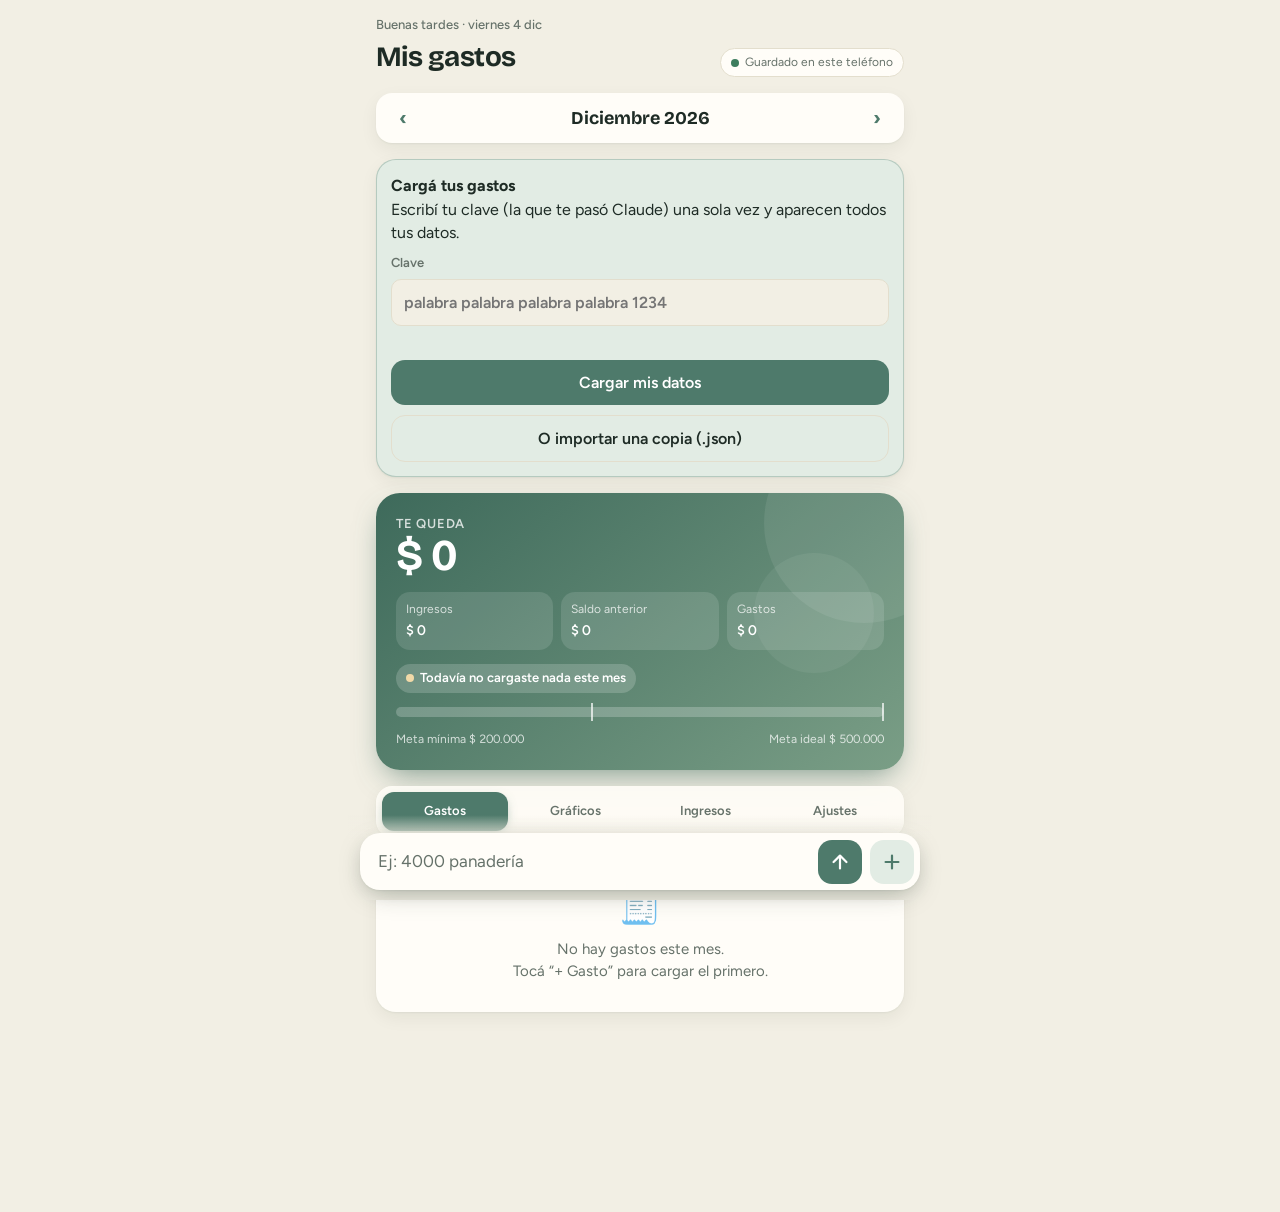
<file: gastos/index.html>
<!DOCTYPE html>
<html lang="es">
<head>
<meta charset="utf-8">
<meta name="viewport" content="width=device-width, initial-scale=1, viewport-fit=cover">
<meta name="theme-color" content="#F2EFE4" media="(prefers-color-scheme: light)">
<meta name="theme-color" content="#121815" media="(prefers-color-scheme: dark)">
<meta name="apple-mobile-web-app-capable" content="yes">
<meta name="mobile-web-app-capable" content="yes">
<meta name="apple-mobile-web-app-status-bar-style" content="default">
<meta name="apple-mobile-web-app-title" content="Gastos">
<link rel="manifest" href="manifest.webmanifest">
<link rel="icon" href="icons/icon-192.png">
<link rel="apple-touch-icon" href="icons/icon-180.png">
<title>Mis gastos</title>
<link rel="preconnect" href="https://fonts.googleapis.com">
<link rel="preconnect" href="https://fonts.gstatic.com" crossorigin>
<link href="https://fonts.googleapis.com/css2?family=Bricolage+Grotesque:opsz,wght@12..96,600;12..96,700&family=Figtree:wght@400;500;600;700&display=swap" rel="stylesheet">
<style>
/* Layout: una columna tipo app de bolsillo; resumen arriba, pestañas, lista, botón flotante para cargar. */
:root{
  --bg:#F2EFE4; --surface:#FFFDF8; --ink:#1E2B25; --muted:#66726A; --line:#E3DECD;
  --accent:#4E7A6B; --accent-ink:#FFFFFF; --accent-soft:#E2ECE4;
  --good:#3D7D5E; --warn:#9C6E2C; --bad:#B4533F;
  --font-display:"Bricolage Grotesque", "Segoe UI", system-ui, sans-serif;
  --font-body:"Figtree", "Segoe UI", system-ui, -apple-system, sans-serif;
  color-scheme: light;
}
@media (prefers-color-scheme: dark){
  :root:not([data-theme="light"]){
    --bg:#121815; --surface:#1B2320; --ink:#ECE8DC; --muted:#A3AD9F; --line:#2C3631;
    --accent:#8EAC94; --accent-ink:#14201A; --accent-soft:#25342C;
    --good:#8FC9A0; --warn:#D9B07A; --bad:#E58C78; color-scheme: dark;
  }
}
:root[data-theme="dark"]{
  --bg:#121815; --surface:#1B2320; --ink:#ECE8DC; --muted:#A3AD9F; --line:#2C3631;
    --accent:#8EAC94; --accent-ink:#14201A; --accent-soft:#25342C;
    --good:#8FC9A0; --warn:#D9B07A; --bad:#E58C78; color-scheme: dark;
}
*{box-sizing:border-box}
html,body{margin:0;height:100%}
body{background:var(--bg);color:var(--ink);font-family:var(--font-body);font-size:16px;line-height:1.45;-webkit-font-smoothing:antialiased}
.num{font-variant-numeric:tabular-nums}
button,input,select{font:inherit;color:inherit}
button{cursor:pointer}
:focus-visible{outline:2px solid var(--accent);outline-offset:2px}
.wrap{max-width:560px;margin:0 auto;padding:max(16px,env(safe-area-inset-top)) 16px calc(110px + env(safe-area-inset-bottom));display:flex;flex-direction:column;gap:14px}
header{display:flex;align-items:center;justify-content:space-between;gap:12px}
h1{font-family:var(--font-display);font-weight:700;font-size:22px;margin:0;letter-spacing:-.01em}
.sync{font-size:12px;color:var(--muted);display:flex;align-items:center;gap:6px}
.dot{width:8px;height:8px;border-radius:50%;background:var(--muted)}
.dot.ok{background:var(--good)} .dot.warn{background:var(--warn)}
.monthnav{display:flex;align-items:center;justify-content:space-between;background:var(--surface);border:1px solid var(--line);border-radius:14px;padding:4px}
.monthnav button{border:0;background:transparent;width:44px;height:40px;border-radius:10px;font-size:20px}
.monthnav button:hover{background:var(--accent-soft)}
.monthnav strong{font-family:var(--font-display);font-size:18px}
.summary{background:var(--surface);border:1px solid var(--line);border-radius:18px;padding:18px;display:flex;flex-direction:column;gap:14px}
.big-label{font-size:13px;color:var(--muted);font-weight:600;text-transform:uppercase;letter-spacing:.06em}
.big{font-family:var(--font-display);font-size:40px;font-weight:700;line-height:1;letter-spacing:-.02em}
.big.neg{color:var(--bad)}
.rows{display:grid;grid-template-columns:repeat(3,1fr);gap:8px}
.rows div{display:flex;flex-direction:column;gap:2px;min-width:0}
.rows span{font-size:12px;color:var(--muted)}
.rows b{font-size:15px;font-weight:600;overflow-wrap:anywhere}
.pill{display:inline-flex;align-items:center;gap:6px;font-size:13px;font-weight:600;padding:5px 10px;border-radius:999px;align-self:flex-start}
.pill.good{background:color-mix(in srgb,var(--good) 15%,transparent);color:var(--good)}
.pill.warn{background:color-mix(in srgb,var(--warn) 16%,transparent);color:var(--warn)}
.pill.bad{background:color-mix(in srgb,var(--bad) 14%,transparent);color:var(--bad)}
.goal{position:relative;height:10px;background:var(--line);border-radius:6px;overflow:visible}
.goal .fill{position:absolute;left:0;top:0;bottom:0;border-radius:6px;background:var(--accent)}
.goal .mark{position:absolute;top:-4px;bottom:-4px;width:2px;background:var(--ink);opacity:.55}
.goal-legend{display:flex;justify-content:space-between;font-size:12px;color:var(--muted);gap:8px}
.tabs{display:grid;grid-template-columns:repeat(var(--ntabs,5),1fr);gap:4px;background:var(--surface);border:1px solid var(--line);border-radius:14px;padding:4px;position:sticky;top:8px;z-index:5}
.tabs button{border:0;background:transparent;padding:9px 2px;border-radius:10px;font-size:13px;font-weight:600;color:var(--muted)}
.tabs button[aria-selected="true"]{background:var(--accent);color:var(--accent-ink)}
.card{background:var(--surface);border:1px solid var(--line);border-radius:16px;overflow:hidden}
.list{list-style:none;margin:0;padding:0}
.item{display:flex;align-items:center;gap:12px;padding:12px 14px;border-top:1px solid var(--line);width:100%;text-align:left;background:transparent;border-left:0;border-right:0;border-bottom:0}
.list li:first-child .item{border-top:0}
.item:hover{background:color-mix(in srgb,var(--accent) 6%,transparent)}
.cdot{width:10px;height:10px;border-radius:50%;flex:none}
.item .txt{flex:1;min-width:0;display:flex;flex-direction:column}
.item .t1{font-weight:600;overflow-wrap:anywhere}
.item .t2{font-size:13px;color:var(--muted);overflow-wrap:anywhere}
.item .amt{font-weight:600;white-space:nowrap}
.empty{padding:22px 16px;color:var(--muted);text-align:center;font-size:15px}
.section-title{display:flex;justify-content:space-between;align-items:baseline;padding:0 4px;font-size:13px;color:var(--muted);font-weight:600}
.cat{padding:12px 14px;border-top:1px solid var(--line);display:flex;flex-direction:column;gap:6px}
.cat:first-child{border-top:0}
.cat .top{display:flex;justify-content:space-between;gap:10px;align-items:center}
.cat .name{display:flex;align-items:center;gap:8px;font-weight:600}
.bar{height:8px;background:var(--line);border-radius:5px;overflow:hidden}
.bar i{display:block;height:100%;border-radius:5px}
.cat .meta{font-size:13px;color:var(--muted)}
.cat .meta.over{color:var(--bad);font-weight:600}
.banner{background:var(--accent-soft);border:1px solid color-mix(in srgb,var(--accent) 30%,transparent);border-radius:16px;padding:14px;display:flex;flex-direction:column;gap:10px}
.banner p{margin:0}
.btn{border:0;border-radius:12px;padding:11px 16px;font-weight:600;background:var(--accent);color:var(--accent-ink)}
.btn.ghost{background:transparent;border:1px solid var(--line);color:var(--ink)}
.btn.danger{background:transparent;border:1px solid var(--bad);color:var(--bad)}
.btn.danger.armed{background:var(--bad);color:#fff}
.fabs{position:fixed;right:max(16px,calc(50% - 264px));bottom:calc(20px + env(safe-area-inset-bottom));z-index:20;display:flex;gap:10px;align-items:center}
.fab{border:0;border-radius:999px;padding:15px 22px;font-weight:700;font-size:16px;background:var(--accent);color:var(--accent-ink);box-shadow:0 8px 24px rgba(30,50,40,.28)}
.fab.mic{width:54px;height:54px;padding:0;display:grid;place-items:center;background:var(--surface);color:var(--accent);border:2px solid var(--accent)}
.fab svg,.btn svg{width:22px;height:22px}
textarea{background:var(--bg);border:1px solid var(--line);border-radius:12px;padding:12px;font:inherit;font-size:17px;width:100%;resize:vertical;color:var(--ink)}
select{background:var(--bg);border:1px solid var(--line);border-radius:10px;padding:8px 10px;font-size:15px;max-width:100%}
.vbtns{display:flex;gap:8px}
.vbtns .btn{flex:1;display:inline-flex;align-items:center;justify-content:center;gap:8px}
.btn.mic.on{background:var(--bad);border-color:var(--bad);color:#fff}
.partial{color:var(--muted);font-style:italic;font-size:15px;margin:0;min-height:0}
.vrow{display:grid;grid-template-columns:1fr 120px 40px;gap:8px;align-items:center;padding:10px 12px;border-top:1px solid var(--line)}
.vrow:first-child{border-top:0}
.vrow .who{display:flex;flex-direction:column;gap:4px;min-width:0}
.vrow .who small{color:var(--muted);font-size:13px;overflow-wrap:anywhere}
.vrow input{padding:8px 10px;font-size:15px}
.drop{border:2px dashed color-mix(in srgb,var(--accent) 45%,var(--line));border-radius:16px;padding:22px 16px;display:flex;flex-direction:column;gap:12px;align-items:flex-start;background:var(--surface)}
.drop h3,.tc h3{font-family:var(--font-display);margin:0;font-size:18px}
.drop p{margin:0}
.filebtn{position:relative;overflow:hidden;display:inline-flex}
.filebtn input{position:absolute;inset:0;opacity:0;cursor:pointer}
.tc{background:var(--surface);border:1px solid var(--line);border-radius:16px;padding:16px;display:flex;flex-direction:column;gap:10px}
.kv{display:grid;grid-template-columns:1fr auto;gap:6px 12px;font-size:15px}
.kv span{color:var(--muted)} .kv b{text-align:right;font-weight:600}
.alert{border-left:4px solid var(--warn);padding:8px 0 8px 12px;display:flex;flex-direction:column;gap:2px}
.alert b{font-size:15px} .alert span{font-size:14px;color:var(--muted)}
.says{margin:0;padding-left:18px;display:flex;flex-direction:column;gap:6px}
details summary{cursor:pointer;font-weight:600;padding:4px 0}
.mov{display:grid;grid-template-columns:52px 1fr auto;gap:8px;padding:8px 0;border-top:1px solid var(--line);font-size:14px;align-items:baseline}
.mov small{color:var(--muted);display:block}
.working{display:flex;flex-direction:column;gap:10px;align-items:flex-start}
.spin{width:22px;height:22px;border-radius:50%;border:3px solid var(--line);border-top-color:var(--accent)}
@media (prefers-reduced-motion:no-preference){.spin{animation:sp 0.9s linear infinite}@keyframes sp{to{transform:rotate(360deg)}}}
.tag-in{font-size:12px;font-weight:700;color:var(--good);text-transform:uppercase;letter-spacing:.05em}
.form{padding:14px;display:flex;flex-direction:column;gap:12px}
label{font-size:13px;font-weight:600;color:var(--muted);display:flex;flex-direction:column;gap:6px}
input[type=text],input[type=date],input[inputmode]{background:var(--bg);border:1px solid var(--line);border-radius:10px;padding:11px 12px;font-size:16px;width:100%}
.row2{display:grid;grid-template-columns:1fr 1fr;gap:10px}
.catrow{display:grid;grid-template-columns:1fr 130px 40px;gap:8px;align-items:center;padding:8px 14px;border-top:1px solid var(--line)}
.catrow:first-child{border-top:0}
.catrow span{display:flex;align-items:center;gap:8px;font-weight:600;overflow-wrap:anywhere}
.catrow input{padding:8px 10px}
.x{border:0;background:transparent;width:40px;height:40px;border-radius:10px;color:var(--muted);font-size:18px}
.x:hover{background:color-mix(in srgb,var(--bad) 12%,transparent);color:var(--bad)}
.hint{font-size:13px;color:var(--muted);margin:0}
/* hoja inferior */
.scrim{position:fixed;inset:0;background:rgba(0,0,0,.4);z-index:30;display:none}
.sheet{position:fixed;left:0;right:0;bottom:0;z-index:31;background:var(--surface);border-radius:20px 20px 0 0;max-width:560px;margin:0 auto;padding:18px 16px 22px;display:none;flex-direction:column;gap:14px;max-height:92%;overflow:auto}
.open .scrim{display:block} .open .sheet{display:flex}
.sheet h2{font-family:var(--font-display);margin:0;font-size:20px}
.amount-in{font-family:var(--font-display);font-size:34px !important;font-weight:700;text-align:left}
.chips{display:flex;flex-wrap:wrap;gap:6px}
.chip{border:1px solid var(--line);background:var(--bg);border-radius:999px;padding:7px 12px;font-size:14px;font-weight:500;display:inline-flex;align-items:center;gap:6px}
.chip[aria-pressed="true"]{background:var(--accent);color:var(--accent-ink);border-color:var(--accent)}
.actions{display:flex;gap:8px;justify-content:space-between;flex-wrap:wrap}
.actions .right{display:flex;gap:8px;margin-left:auto}
.err{color:var(--bad);font-size:14px;margin:0;min-height:1em}
.toast{position:fixed;left:50%;transform:translateX(-50%);bottom:90px;background:var(--ink);color:var(--bg);padding:10px 16px;border-radius:12px;font-size:14px;z-index:40;max-width:90%;display:none}
.toast.show{display:block}
@media (max-width:400px){ .big{font-size:34px} .rows b{font-size:14px} .catrow{grid-template-columns:1fr 110px 40px} }
@media (prefers-reduced-motion:no-preference){ .sheet{transition:transform .2s} }

/* ===== estilo app ===== */
:root{--shadow:0 1px 2px rgba(20,30,25,.05),0 6px 18px rgba(20,30,25,.06);--hero1:#3E6A5B;--hero2:#7A9E86}
@media (prefers-color-scheme: dark){:root:not([data-theme="light"]){--shadow:0 1px 2px rgba(0,0,0,.3);--hero1:#2E5145;--hero2:#4E705F}}
:root[data-theme="dark"]{--shadow:0 1px 2px rgba(0,0,0,.3);--hero1:#2E5145;--hero2:#4E705F}
body{background:var(--bg)}
.wrap{gap:16px}
header{align-items:flex-end}
.hgroup{display:flex;flex-direction:column;gap:2px;min-width:0}
.hello{margin:0;white-space:nowrap;font-size:13px;color:var(--muted);font-weight:500}
h1{font-size:28px;letter-spacing:-.02em}
.sync{padding:5px 10px;border-radius:999px;background:var(--surface);border:1px solid var(--line);white-space:nowrap}
.monthnav,.card,.tabs,.tc,.drop{box-shadow:var(--shadow);border-color:transparent}
.monthnav{border-radius:16px}
.monthnav button{color:var(--accent);font-weight:700}
.card,.tc{border-radius:20px}
/* tarjeta principal */
.summary{background:linear-gradient(140deg,var(--hero1),var(--hero2));color:#fff;border:0;border-radius:24px;padding:22px 20px;
  box-shadow:0 12px 30px -10px color-mix(in srgb,var(--hero1) 70%,transparent);position:relative;overflow:hidden}
.summary::after{content:"";position:absolute;right:-60px;top:-70px;width:200px;height:200px;border-radius:50%;background:rgba(255,255,255,.08);pointer-events:none}
.summary::before{content:"";position:absolute;right:30px;top:60px;width:120px;height:120px;border-radius:50%;background:rgba(255,255,255,.06);pointer-events:none}
.summary .big-label{color:rgba(255,255,255,.78)}
.summary .big{font-size:44px;color:#fff}
.summary .big.neg{color:#FFD0C4}
.summary .rows{gap:8px}
.summary .rows div{background:rgba(255,255,255,.12);border-radius:14px;padding:9px 10px}
.summary .rows span{color:rgba(255,255,255,.75)}
.summary .rows b{color:#fff;font-size:14px}
.summary .pill{background:rgba(255,255,255,.18)!important;color:#fff!important}
.summary .pill::before{content:"";width:8px;height:8px;border-radius:50%;background:var(--pc,#fff)}
.summary .pill.good{--pc:#C9F2D3}.summary .pill.warn{--pc:#F1D9A8}.summary .pill.bad{--pc:#FFB8A8}
.summary .goal{background:rgba(255,255,255,.22)}
.summary .goal .fill{background:#fff}
.summary .goal .mark{background:#fff;opacity:.7}
.summary .goal-legend{color:rgba(255,255,255,.75)}
/* pestañas */
.tabs{border-radius:16px;padding:5px;background:color-mix(in srgb,var(--surface) 88%,transparent);backdrop-filter:blur(10px);-webkit-backdrop-filter:blur(10px)}
.tabs button{border-radius:12px;padding:10px 2px}
.tabs button[aria-selected="true"]{box-shadow:0 4px 12px -4px color-mix(in srgb,var(--accent) 70%,transparent)}
/* iconos de categoría */
.cicon{width:40px;height:40px;flex:none;border-radius:12px;display:grid;place-items:center;font-size:20px;line-height:1;
  background:color-mix(in srgb,var(--c) 16%,var(--surface));color:var(--c);font-weight:700;font-family:var(--font-display)}
.chip .cicon{width:22px;height:22px;border-radius:7px;font-size:13px}
.catrow .cicon,.cat .cicon{width:32px;height:32px;border-radius:10px;font-size:17px}
.chip[aria-pressed="true"] .cicon{background:rgba(255,255,255,.9)}
/* lista */
.item{padding:12px 14px;gap:12px}
.item .t1{font-size:15px}
.item .amt{font-size:15px}
.item .amt.pos{color:var(--good)}
.list li+li .item{border-top:1px solid var(--line)}
.list .item{border-top:0}
.group{display:flex;flex-direction:column;gap:8px}
.ghead{display:flex;justify-content:space-between;padding:0 6px;font-size:13px;font-weight:700;color:var(--muted);text-transform:uppercase;letter-spacing:.05em}
.section-title{font-size:14px;padding:0 6px}
#panel{display:flex;flex-direction:column;gap:18px}
.item .t2:empty{display:none}
.empty{padding:28px 16px}
.empty-ic{font-size:34px;margin-bottom:8px}
/* categorías */
.cat{padding:14px 16px;gap:8px}
.bar{height:10px;border-radius:6px;background:color-mix(in srgb,var(--line) 70%,transparent)}
.bar i{border-radius:6px}
/* botones flotantes y hoja */
.fab{box-shadow:0 10px 24px -6px color-mix(in srgb,var(--accent) 65%,transparent)}
.fab.mic{box-shadow:var(--shadow)}
.sheet{border-radius:24px 24px 0 0;box-shadow:0 -10px 40px rgba(0,0,0,.18);padding-bottom:calc(22px + env(safe-area-inset-bottom))}
.sheet::before{content:"";width:40px;height:5px;border-radius:3px;background:var(--line);align-self:center;margin:-6px 0 2px}
.chip{padding:6px 12px 6px 6px}
.banner{border-radius:20px;box-shadow:var(--shadow)}
.btn{border-radius:14px}
@media (max-width:400px){.summary .big{font-size:38px}.summary .rows b{font-size:13px}}

/* ===== barra para anotar rápido ===== */
.wrap{padding-bottom:calc(200px + env(safe-area-inset-bottom))}
.quick{position:fixed;left:0;right:0;bottom:0;z-index:20;padding:8px 12px calc(10px + env(safe-area-inset-bottom));
  background:linear-gradient(to top,var(--bg) 70%,color-mix(in srgb,var(--bg) 0%,transparent));display:flex;flex-direction:column;gap:8px;max-width:584px;margin:0 auto}
.qchips{display:flex;gap:6px;overflow-x:auto;scrollbar-width:none;padding:2px 2px 0;-webkit-overflow-scrolling:touch}
.qchips::-webkit-scrollbar{display:none}
.qchip{flex:none;display:inline-flex;align-items:center;gap:6px;border:0;background:var(--surface);box-shadow:var(--shadow);border-radius:999px;padding:5px 12px 5px 5px;font-size:14px;color:var(--ink)}
.qchip .cicon{width:26px;height:26px;border-radius:50%;font-size:14px}
.qchip b{font-weight:600;color:var(--muted)}
.qchip:active{transform:scale(.96)}
.qrow{display:flex;gap:8px;align-items:center;background:var(--surface);border-radius:20px;padding:6px;box-shadow:0 8px 28px -8px rgba(30,50,40,.35),var(--shadow)}
.qrow input{flex:1;min-width:0;border:0;background:transparent;font-size:17px;padding:10px 8px 10px 12px;color:var(--ink);outline:none}
.qrow input::placeholder{color:var(--muted)}
.qsend,.qmore{flex:none;width:44px;height:44px;border-radius:14px;border:0;display:grid;place-items:center}
.qsend{background:var(--accent);color:var(--accent-ink)}
.qmore{background:var(--accent-soft);color:var(--accent)}
.qsend svg,.qmore svg{width:22px;height:22px}
.qrow:focus-within{outline:2px solid var(--accent);outline-offset:0}
.toast{bottom:calc(150px + env(safe-area-inset-bottom));display:none;align-items:center;gap:14px;border-radius:14px;padding:12px 16px;box-shadow:0 10px 30px rgba(0,0,0,.25)}
.toast.show{display:flex}
.toast{width:max-content;max-width:min(92vw,420px);justify-content:space-between}
.qchip span{max-width:150px;overflow:hidden;text-overflow:ellipsis;white-space:nowrap}
.toast button{border:0;background:transparent;color:var(--accent-soft);font-weight:700;padding:4px 0;white-space:nowrap}
.nudge{display:flex;gap:10px;align-items:center;background:var(--surface);border-radius:16px;padding:12px 14px;box-shadow:var(--shadow);font-size:15px}
.nudge-ic{font-size:22px}

/* ===== gráficos ===== */
.chart{padding:16px;display:flex;flex-direction:column;gap:12px}
.chart-h{display:flex;justify-content:space-between;align-items:baseline;gap:8px}
.chart h3{font-family:var(--font-display);font-size:17px;margin:0}
.dona-wrap{display:grid;grid-template-columns:150px 1fr;gap:16px;align-items:center}
.dona{width:150px;height:150px}
.dona-t{font-family:var(--font-display);font-weight:700;font-size:18px;fill:var(--ink)}
.dona-s{font-size:13px;fill:var(--muted)}
.leyenda{list-style:none;margin:0;padding:0;display:flex;flex-direction:column;gap:7px;min-width:0}
.leyenda li{display:flex;align-items:center;gap:8px;font-size:14px}
.leyenda .ln{flex:1;min-width:0;overflow:hidden;text-overflow:ellipsis;white-space:nowrap}
.leyenda b{font-weight:600;color:var(--muted)}
.sw{width:10px;height:10px;border-radius:3px;flex:none;display:inline-block}
.sw.bi{background:var(--bi)}.sw.bg{background:var(--bgc)}
.chart{--bi:#C9BBA4;--bgc:var(--accent)}
.barras{width:100%;height:auto;display:block;overflow:visible}
.barras .base{stroke:var(--line);stroke-width:1}
.barras .bi{fill:var(--bi)}.barras .bg{fill:var(--bgc)}
.barras .hit{fill:transparent}
.barras .mcol{cursor:pointer;outline:none}
.barras .mcol.sel .hit{fill:color-mix(in srgb,var(--accent) 10%,transparent)}
.barras .mcol:focus-visible .hit{stroke:var(--accent);stroke-width:2}
.barras .mlab{font-size:12px;fill:var(--muted)}
.barras .mcol.sel .mlab{fill:var(--ink);font-weight:700}
.chart-f{display:flex;gap:14px;align-items:center;font-size:13px;color:var(--muted);flex-wrap:wrap}
.chart-f>span{display:inline-flex;align-items:center;gap:6px}
.chart-f b{color:var(--ink)}.chart-f b.neg{color:var(--bad)}
@media (max-width:370px){.dona-wrap{grid-template-columns:1fr;justify-items:center}.leyenda{width:100%}}
</style>
</head>
<body>
<div class="wrap">
  <header>
    <div class="hgroup"><p class="hello" id="hello"></p><h1>Mis gastos</h1></div>
    <div class="sync" id="sync"><span class="dot"></span><span>Cargando…</span></div>
  </header>

  <nav class="monthnav" aria-label="Mes">
    <button id="prev" aria-label="Mes anterior">‹</button>
    <strong id="mesTitulo"></strong>
    <button id="next" aria-label="Mes siguiente">›</button>
  </nav>

  <div id="banner"></div>

  <section class="summary" id="summary" aria-live="polite"></section>

  <div class="tabs" role="tablist">
    <button role="tab" data-tab="gastos" aria-selected="true">Gastos</button>
    <button role="tab" data-tab="categorias" aria-selected="false">Gráficos</button>
    <button role="tab" data-tab="ingresos" aria-selected="false">Ingresos</button>
    <button role="tab" data-tab="tarjeta" aria-selected="false">Tarjeta</button>
    <button role="tab" data-tab="ajustes" aria-selected="false">Ajustes</button>
  </div>

  <main id="panel"></main>
</div>

<form class="quick" id="fabs" autocomplete="off">
  <div class="qchips" id="qchips" aria-label="Lo de siempre"></div>
  <div class="qrow">
    <input id="qIn" type="text" enterkeyhint="send" autocapitalize="sentences" placeholder="Ej: 4000 panadería" aria-label="Anotar un gasto rápido">
    <button type="submit" class="qsend" id="qSend" aria-label="Anotar"><svg viewBox="0 0 24 24" fill="none" stroke="currentColor" stroke-width="2.4" stroke-linecap="round" stroke-linejoin="round" aria-hidden="true"><path d="M12 19V5M5 12l7-7 7 7"/></svg></button>
    <button type="button" class="qmore" id="fab" aria-label="Cargar con más detalle"><svg viewBox="0 0 24 24" fill="none" stroke="currentColor" stroke-width="2.4" stroke-linecap="round" aria-hidden="true"><path d="M12 5v14M5 12h14"/></svg></button>
  </div>
</form>

<div id="voiceRoot">
  <div class="scrim" id="vScrim"></div>
  <div class="sheet" role="dialog" aria-modal="true" aria-labelledby="vTitle">
    <h2 id="vTitle">Cargar hablando</h2>
    <p class="hint" id="vHint">Decí tus gastos como te salgan. Por ejemplo: “15 mil en el súper, 3500 en el kiosco y cobré 95 mil de los sábados”.</p>
    <textarea id="vText" rows="4" placeholder="Hablá o escribí acá…" aria-label="Lo que gastaste"></textarea>
    <p class="partial" id="vPartial"></p>
    <div class="vbtns">
      <button class="btn ghost mic" id="vMic" type="button" hidden><svg viewBox="0 0 24 24" fill="none" stroke="currentColor" stroke-width="2" stroke-linecap="round" stroke-linejoin="round" aria-hidden="true"><rect x="9" y="3" width="6" height="11" rx="3"/><path d="M5 11a7 7 0 0 0 14 0M12 18v3"/></svg><span>Hablar</span></button>
      <button class="btn" id="vParse" type="button">Entender</button>
    </div>
    <p class="err" id="vErr"></p>
    <div id="vPreview"></div>
    <div class="actions"><div class="right">
      <button class="btn ghost" id="vCancel" type="button">Cancelar</button>
      <button class="btn" id="vAdd" type="button" hidden>Agregar</button>
    </div></div>
  </div>
</div>

<div id="sheetRoot">
  <div class="scrim" id="scrim"></div>
  <div class="sheet" role="dialog" aria-modal="true" aria-labelledby="sheetTitle">
    <h2 id="sheetTitle">Nuevo gasto</h2>
    <label>Monto
      <input id="fMonto" class="amount-in num" inputmode="decimal" type="text" placeholder="$ 0" autocomplete="off">
    </label>
    <div id="fCatWrap">
      <label for="fCatChips" style="margin-bottom:6px">Categoría</label>
      <div class="chips" id="fCatChips"></div>
    </div>
    <div id="fConceptoWrap">
      <label>Concepto
        <input id="fConcepto" type="text" placeholder="Banco, Sábados, Plus…">
      </label>
      <div class="chips" id="fConceptoChips" style="margin-top:8px"></div>
    </div>
    <div class="row2" id="fExtra">
      <label>Nota
        <input id="fNota" type="text" placeholder="Opcional">
      </label>
      <label>Fecha
        <input id="fFecha" type="date">
      </label>
    </div>
    <p class="err" id="fErr"></p>
    <div class="actions">
      <button class="btn danger" id="fDel" type="button">Eliminar</button>
      <div class="right">
        <button class="btn ghost" id="fCancel" type="button">Cancelar</button>
        <button class="btn" id="fSave" type="button">Guardar</button>
      </div>
    </div>
  </div>
</div>
<div class="toast" id="toast" role="status"></div>

<script src="datos.js"></script>
<script>
(function(){
"use strict";
const MESES=["Enero","Febrero","Marzo","Abril","Mayo","Junio","Julio","Agosto","Septiembre","Octubre","Noviembre","Diciembre"];
const MES_C=["ene","feb","mar","abr","may","jun","jul","ago","sep","oct","nov","dic"];
const DEF_CATS=["Alquiler","Tarjeta","Transferencias","Supermercado","Nafta","MP Crédito","Transporte","Yerba","Comida y bebida","Mascotas","Apple","Celular","Pediatra","Luz","Gas","Ropa","Kiosco","Hormiga","Otros"];
const CONCEPTOS=["Banco","Sábados","Plus","ANSES"];
const LS="mis-gastos-v1";
const money=new Intl.NumberFormat("es-AR",{style:"currency",currency:"ARS",maximumFractionDigits:0});
const fmt=n=>money.format(Math.round(n||0));
const esc=s=>String(s==null?"":s).replace(/[&<>"']/g,c=>({"&":"&amp;","<":"&lt;",">":"&gt;",'"':"&quot;","'":"&#39;"}[c]));
const uid=()=>Math.random().toString(36).slice(2,10)+Date.now().toString(36).slice(-4);
const $=id=>document.getElementById(id);

const hoy=new Date();
const pad=n=>String(n).padStart(2,"0");
const todayStr=hoy.getFullYear()+"-"+pad(hoy.getMonth()+1)+"-"+pad(hoy.getDate());
const ymOf=d=>d.getFullYear()+"-"+pad(d.getMonth()+1);
function shiftKey(k,delta){const [y,m]=k.split("-").map(Number);const d=new Date(y,m-1+delta,1);return ymOf(d);}

let S={ajustes:defAjustes(),meses:{}};
let cur=ymOf(hoy);
let tab="gastos";
let col=null; // colección en la nube
const queue={};

function defAjustes(){return {metaMin:200000,metaIdeal:500000,categorias:DEF_CATS.map(n=>({n,p:null}))};}
function sum(a){return (a||[]).reduce((s,x)=>s+(Number(x.m)||0),0);}
function blank(){return {ingresos:[],gastos:[],saldoAnt:null};}
function ensure(k){if(!S.meses[k])S.meses[k]=blank();return S.meses[k];}
function parseMonto(s){
  s=String(s||"").replace(/[^\d.,-]/g,"");
  if(!s)return NaN;
  if(s.includes(",")){s=s.replace(/\./g,"").replace(",",".");}
  else if(/\.\d{3}(\.|$)/.test(s)){s=s.replace(/\./g,"");}
  return Number(s);
}
const PALETA=["#4E7A6B","#A59179","#C27C55","#6F8FA6","#B89B45","#8EAC94","#9A6E80","#6E7F4E","#B0654E","#7E8C96","#3E8B7C","#8C7DA6"];
function catColor(name){
  const i=S.ajustes.categorias.findIndex(c=>c.n===name);
  if(i>=0)return PALETA[i%PALETA.length];
  let h=0;for(const ch of String(name||""))h=(h*31+ch.charCodeAt(0))>>>0;
  return PALETA[h%PALETA.length];
}
const EMOJI=[["alquiler","🏠"],["expensa","🏢"],["tarjeta","💳"],["transf","💸"],["super","🛒"],["nafta","⛽"],["combustible","⛽"],["mp ","📲"],["mercado pago","📲"],["transporte","🚌"],["yerba","🧉"],["comida","🍔"],["mascota","🐾"],["apple","🍎"],["celular","📱"],["pediatra","👶"],["medic","💊"],["salud","🩺"],["luz","💡"],["gas","🔥"],["agua","🚰"],["internet","📶"],["ropa","👕"],["kiosco","🍬"],["hormiga","🐜"],["regalo","🎁"],["educa","📚"],["colegio","🎒"],["gimnasio","🏋️"],["salida","🎉"],["auto","🚗"],["ahorro","🐷"],["otros","📦"]];
function catEmoji(name){
  const n=" "+String(name||"").toLowerCase().normalize("NFD").replace(/[\u0300-\u036f]/g,"")+" ";
  const hit=EMOJI.find(([k])=>n.includes(k));
  return hit?hit[1]:null;
}
function catIcon(name){
  const col=catColor(name),em=catEmoji(name);
  return '<span class="cicon" aria-hidden="true" style="--c:'+col+'">'+(em||esc(String(name||"?").trim().charAt(0).toUpperCase()))+'</span>';
}
function totals(k,depth){
  depth=depth||0;
  const m=S.meses[k]||blank();
  const ing=sum(m.ingresos),gas=sum(m.gastos);
  let saldo=0,auto=false;
  if(typeof m.saldoAnt==="number"){saldo=m.saldoAnt;}
  else{auto=true;const p=shiftKey(k,-1);if(S.meses[p]&&depth<36)saldo=totals(p,depth+1).rest;}
  return {ing,gas,saldo,auto,rest:ing+saldo-gas};
}

/* ---------- guardado ---------- */
function lsSave(){try{localStorage.setItem(LS,JSON.stringify(S));}catch(e){}}
function lsLoad(){try{const r=localStorage.getItem(LS);if(r){const d=JSON.parse(r);if(d&&d.meses){S.meses=d.meses;S.ajustes=Object.assign(defAjustes(),d.ajustes||{});}}}catch(e){}}
function save(key){
  lsSave();
  if(!col)return;
  const data=key==="ajustes"?S.ajustes:S.meses[key.slice(2)];
  const ref=col.doc(key);
  const body=data?JSON.parse(JSON.stringify(data)):null;
  queue[key]=(queue[key]||Promise.resolve()).then(()=>body?ref.set(body):ref.delete()).catch(e=>{
    if(e&&e.code==="quota_exceeded")toast("No hay más espacio en la nube. Quedó guardado en este dispositivo.");
    else toast("No se pudo guardar en la nube. Quedó guardado en este dispositivo.");
  });
}
function saveMes(k){save("m-"+k);}
function setSync(kind,text){$("sync").innerHTML='<span class="dot '+kind+'"></span><span>'+esc(text)+'</span>';}

async function initCloud(){
  let db=null,user=null;
  try{if(window.claude&&typeof window.claude.use==="function"){[db,user]=await Promise.all([window.claude.use("db"),window.claude.use("user")]);}}catch(e){}
  if(!db||!user){setSync("warn","Guardado en este dispositivo");return;}
  let id=null;try{id=await user.id();}catch(e){}
  if(!id){setSync("warn","Guardado en este dispositivo");return;}
  try{col=db.collection("data/users/"+id);}catch(e){col=null;setSync("warn","Guardado en este dispositivo");return;}
  const local=JSON.parse(JSON.stringify(S));
  let first=true;
  const timer=setTimeout(()=>setSync("warn","Sin conexión: puede no estar al día"),10000);
  col.onSnapshot(snap=>{
    if(!snap.metadata.fromCache){clearTimeout(timer);setSync("ok","Guardado en tu cuenta");}
    if(first&&!snap.metadata.fromCache){
      first=false;
      if(snap.empty&&Object.keys(local.meses).length){ // pasar lo local a la nube una vez
        S=local;Object.keys(S.meses).forEach(saveMes);save("ajustes");render();return;
      }
    }
    if(snap.empty&&snap.metadata.fromCache)return;
    const meses={};let aj=null;
    snap.docs.forEach(d=>{const v=JSON.parse(JSON.stringify(d.data()||{}));
      if(d.id==="ajustes")aj=v;else if(d.id.startsWith("m-"))meses[d.id.slice(2)]=Object.assign(blank(),v);});
    S.meses=meses;S.ajustes=Object.assign(defAjustes(),aj||{});
    lsSave();render();
  },err=>{clearTimeout(timer);col=null;setSync("warn","Guardado en este dispositivo");});
}

/* ---------- copia de seguridad ---------- */
function exportarCopia(){
  const data=JSON.stringify({app:"mis-gastos",version:1,creado:new Date().toISOString(),ajustes:S.ajustes,meses:S.meses},null,1);
  const blob=new Blob([data],{type:"application/json"});
  const name="mis-gastos-"+todayStr+".json";
  const file=typeof File==="function"?new File([blob],name,{type:"application/json"}):null;
  if(file&&navigator.canShare&&navigator.canShare({files:[file]})){
    navigator.share({files:[file],title:"Copia de Mis gastos"}).catch(()=>{});return;
  }
  const a=document.createElement("a");a.href=URL.createObjectURL(blob);a.download=name;document.body.appendChild(a);a.click();
  setTimeout(()=>{URL.revokeObjectURL(a.href);a.remove();},1000);
}
async function importarCopia(file){
  if(!file)return;
  let d;
  try{d=JSON.parse(await file.text());}catch(e){toast("Ese archivo no es una copia válida.");return;}
  aplicarCopia(d);
}
const b64u=s=>Uint8Array.from(atob(s),ch=>ch.charCodeAt(0));
const normClave=s=>String(s||"").toLowerCase().normalize("NFD").replace(/[\u0300-\u036f]/g,"").replace(/[^a-z0-9]+/g," ").trim();
async function abrirDatos(clave){
  const E=window.DATOS_CIFRADOS;
  const base=await crypto.subtle.importKey("raw",new TextEncoder().encode(normClave(clave)),"PBKDF2",false,["deriveKey"]);
  const key=await crypto.subtle.deriveKey({name:"PBKDF2",salt:b64u(E.salt),iterations:E.iter,hash:"SHA-256"},base,{name:"AES-GCM",length:256},false,["decrypt"]);
  const pt=await crypto.subtle.decrypt({name:"AES-GCM",iv:b64u(E.iv)},key,b64u(E.ct));
  return JSON.parse(new TextDecoder().decode(pt));
}
function aplicarCopia(d){
  if(!d||typeof d!=="object"||!d.meses||typeof d.meses!=="object"){toast("Ese archivo no es una copia de Mis gastos.");return;}
  const meses={};
  Object.keys(d.meses).forEach(k=>{if(/^\d{4}-\d{2}$/.test(k)&&d.meses[k]&&typeof d.meses[k]==="object"){
    const x=Object.assign(blank(),d.meses[k]);
    x.gastos=Array.isArray(x.gastos)?x.gastos:[];x.ingresos=Array.isArray(x.ingresos)?x.ingresos:[];
    meses[k]=x;}});
  S.meses=meses;
  S.ajustes=Object.assign(defAjustes(),d.ajustes&&typeof d.ajustes==="object"?d.ajustes:{});
  if(!Array.isArray(S.ajustes.categorias)||!S.ajustes.categorias.length)S.ajustes.categorias=defAjustes().categorias;
  lsSave();
  const ks=Object.keys(meses).sort();
  if(ks.length&&!meses[cur])cur=ks.filter(k=>k<=ymOf(hoy)).pop()||ks[ks.length-1];
  render();toast("Listo: importé "+ks.length+(ks.length===1?" mes.":" meses."));
}

/* ---------- render ---------- */
function saludo(){
  const h=new Date().getHours();
  const dias=["Domingo","Lunes","Martes","Miércoles","Jueves","Viernes","Sábado"];
  return (h<13?"Buen día":h<20?"Buenas tardes":"Buenas noches")+" · "+dias[hoy.getDay()].toLowerCase()+" "+hoy.getDate()+" "+MES_C[hoy.getMonth()];
}
function render(){
  $("hello").textContent=saludo();
  const [y,m]=cur.split("-").map(Number);
  $("mesTitulo").textContent=MESES[m-1]+" "+y;
  renderSummary();renderBanner();
  document.querySelectorAll(".tabs button").forEach(b=>b.setAttribute("aria-selected",String(b.dataset.tab===tab)));
  $("fab").setAttribute("aria-label",tab==="ingresos"?"Nuevo ingreso con detalle":"Nuevo gasto con detalle");
  $("fabs").style.display=(tab==="ajustes"||tab==="tarjeta")?"none":"";
  renderQuickChips();
  ({gastos:renderGastos,categorias:renderCategorias,ingresos:renderIngresos,tarjeta:renderTarjeta,ajustes:renderAjustes})[tab]();
}
function renderSummary(){
  const t=totals(cur),a=S.ajustes;
  const min=Number(a.metaMin)||0,ideal=Number(a.metaIdeal)||0;
  let pill;
  if(t.ing===0&&t.gas===0)pill='<span class="pill warn">Todavía no cargaste nada este mes</span>';
  else if(ideal&&t.rest>=ideal)pill='<span class="pill good">Llegaste a la meta ideal de ahorro</span>';
  else if(min&&t.rest>=min)pill='<span class="pill good">Meta mínima cumplida · faltan '+fmt(ideal-t.rest)+' para la ideal</span>';
  else if(t.rest<0)pill='<span class="pill bad">Gastaste '+fmt(-t.rest)+' más de lo que entró</span>';
  else pill='<span class="pill warn">Faltan '+fmt(min-t.rest)+' para la meta mínima</span>';
  const top=Math.max(ideal,min,t.rest,1);
  const w=Math.max(0,Math.min(100,t.rest/top*100));
  $("summary").innerHTML=
    '<div><div class="big-label">Te queda</div><div class="big num'+(t.rest<0?' neg':'')+'">'+fmt(t.rest)+'</div></div>'+
    '<div class="rows num"><div><span>Ingresos</span><b>'+fmt(t.ing)+'</b></div>'+
    '<div><span>Saldo anterior'+(t.auto&&t.saldo?' (auto)':'')+'</span><b>'+fmt(t.saldo)+'</b></div>'+
    '<div><span>Gastos</span><b>'+fmt(t.gas)+'</b></div></div>'+pill+
    (min||ideal?'<div class="goal" aria-hidden="true"><div class="fill" style="width:'+w+'%"></div>'+
      (min?'<div class="mark" style="left:'+(min/top*100)+'%"></div>':'')+
      (ideal?'<div class="mark" style="left:calc('+(ideal/top*100)+'% - 2px)"></div>':'')+'</div>'+
      '<div class="goal-legend num"><span>Meta mínima '+fmt(min)+'</span><span>Meta ideal '+fmt(ideal)+'</span></div>':'');
}
function renderBanner(){
  const vacio=!Object.keys(S.meses).some(k=>{const x=S.meses[k];return x.gastos.length||x.ingresos.length;});
  const cif=!!(window.DATOS_CIFRADOS&&window.crypto&&crypto.subtle);
  if(!vacio){
    let ult=null;Object.values(S.meses).forEach(m=>(m.gastos||[]).forEach(g=>{if(g.f&&!g.src&&g.f<=todayStr&&(!ult||g.f>ult))ult=g.f;}));
    const dias=ult?Math.round((new Date(todayStr+"T12:00:00")-new Date(ult+"T12:00:00"))/86400000):null;
    $("banner").innerHTML=dias!=null&&dias>=2&&cur===ymOf(hoy)?
      '<div class="nudge"><span class="nudge-ic" aria-hidden="true">👀</span><span>Hace <b>'+dias+' días</b> que no anotás nada. ¿Te acordás de algún gasto? Escribilo abajo.</span></div>':"";
    return;
  }
  $("banner").innerHTML=!vacio?"":cif?
    '<div class="banner"><p><b>Cargá tus gastos</b><br>Escribí tu clave (la que te pasó Claude) una sola vez y aparecen todos tus datos.</p>'+
    '<label>Clave<input id="claveIn" type="text" autocomplete="off" autocapitalize="none" spellcheck="false" placeholder="palabra palabra palabra palabra 1234"></label>'+
    '<p class="err" id="claveErr"></p><button class="btn" id="claveOk">Cargar mis datos</button>'+
    '<span class="filebtn btn ghost" style="justify-content:center"><span>O importar una copia (.json)</span><input type="file" id="impBanner" accept=".json,application/json" aria-label="Importar copia de seguridad"></span></div>'
    :'<div class="banner"><p><b>¿Venís de la versión de Claude?</b> Importá la copia de seguridad (.json) y aparecen todos tus gastos.</p><span class="filebtn btn"><span>Importar copia</span><input type="file" id="impBanner" accept=".json,application/json" aria-label="Importar copia de seguridad"></span></div>';
  const b=$("impBanner");if(b)b.onchange=()=>importarCopia(b.files&&b.files[0]);
  const ok=$("claveOk");
  if(ok){
    const go=async()=>{
      const v=$("claveIn").value;if(!normClave(v)){$("claveErr").textContent="Escribí la clave.";return;}
      ok.disabled=true;ok.textContent="Abriendo…";$("claveErr").textContent="";
      try{aplicarCopia(await abrirDatos(v));}
      catch(e){ok.disabled=false;ok.textContent="Cargar mis datos";$("claveErr").textContent="Esa clave no es. Revisá las palabras y el número.";}
    };
    ok.onclick=go;$("claveIn").onkeydown=e=>{if(e.key==="Enter")go();};
  }
}
function fechaCorta(f){if(!f)return "Planilla";const p=f.split("-");return Number(p[2])+" "+MES_C[Number(p[1])-1];}
function grupoDe(g){
  if(g.proy==="cuota")return "Cuotas de la tarjeta";
  if(g.proy==="susc")return "Suscripciones";
  if(g.src==="tj")return "Resumen de tarjeta";
  if(!g.f)return "De la planilla";
  if(g.f===todayStr)return "Hoy";
  const ay=new Date(hoy);ay.setDate(ay.getDate()-1);
  if(g.f===ymOf(ay)+"-"+pad(ay.getDate()))return "Ayer";
  const d=new Date(g.f+"T12:00:00");
  return ["Domingo","Lunes","Martes","Miércoles","Jueves","Viernes","Sábado"][d.getDay()]+" "+d.getDate()+" de "+MESES[d.getMonth()].toLowerCase();
}
function renderGastos(){
  const m=S.meses[cur]||blank();
  const rank=g=>g.f&&!g.src?2:g.src==="tj"&&!g.proy?1:0;
  const list=m.gastos.map((g,i)=>({g,i})).sort((a,b)=>rank(b.g)-rank(a.g)||(b.g.f||"").localeCompare(a.g.f||"")||b.i-a.i);
  const grupos=[];
  list.forEach(({g})=>{const k=grupoDe(g);let gr=grupos[grupos.length-1];if(!gr||gr.k!==k){gr={k,items:[],t:0};grupos.push(gr);}gr.items.push(g);gr.t+=Number(g.m)||0;});
  const item=g=>'<li><button class="item" data-edit-g="'+esc(g.id)+'">'+catIcon(g.cat)+
      '<span class="txt"><span class="t1">'+esc(g.nota||g.cat)+'</span><span class="t2">'+(g.nota?esc(g.cat):'')+'</span></span>'+
      '<span class="amt num'+(g.m<0?' pos':'')+'">'+(g.m<0?'+ '+fmt(-g.m):fmt(g.m))+'</span></button></li>';
  $("panel").innerHTML=list.length?
    '<div class="section-title"><span>'+m.gastos.length+(m.gastos.length===1?' gasto':' gastos')+'</span><span class="num">'+fmt(sum(m.gastos))+'</span></div>'+
    grupos.map(gr=>'<section class="group"><div class="ghead"><span>'+esc(gr.k)+'</span><span class="num">'+fmt(gr.t)+'</span></div>'+
      '<div class="card"><ul class="list">'+gr.items.map(item).join("")+'</ul></div></section>').join("")
    :'<div class="card"><div class="empty"><div class="empty-ic" aria-hidden="true">🧾</div>No hay gastos este mes.<br>Tocá “+ Gasto” para cargar el primero.</div></div>';
  $("panel").querySelectorAll("[data-edit-g]").forEach(b=>b.onclick=()=>openSheet("gasto",b.dataset.editG));
}
function donaSVG(rows,total){
  const R=70,C=2*Math.PI*R,GAP=rows.length>1?2:0;
  let off=0;
  const segs=rows.map(r=>{
    const len=r.t/total*C;
    const seg='<circle r="'+R+'" cx="100" cy="100" fill="none" stroke="'+r.col+'" stroke-width="26" stroke-dasharray="'+Math.max(0,len-GAP).toFixed(2)+' '+C.toFixed(2)+'" stroke-dashoffset="'+(-off).toFixed(2)+'" transform="rotate(-90 100 100)"><title>'+esc(r.n)+': '+fmt(r.t)+'</title></circle>';
    off+=len;return seg;
  }).join("");
  return '<svg viewBox="0 0 200 200" class="dona" role="img" aria-label="Gastos por categoría">'+
    '<circle r="'+R+'" cx="100" cy="100" fill="none" stroke="var(--line)" stroke-width="26"/>'+segs+
    '<text x="100" y="95" text-anchor="middle" class="dona-t num">'+esc(fmt(total))+'</text>'+
    '<text x="100" y="117" text-anchor="middle" class="dona-s">gastado</text></svg>';
}
function graficoDona(m){
  const tot={};(m.gastos||[]).forEach(g=>{const v=Number(g.m)||0;if(v>0)tot[g.cat]=(tot[g.cat]||0)+v;});
  const all=Object.entries(tot).map(([n,t])=>({n,t,col:catColor(n)})).sort((a,b)=>b.t-a.t);
  if(!all.length)return "";
  const total=all.reduce((s,r)=>s+r.t,0);
  let rows=all.slice(0,6);
  const resto=all.slice(6).reduce((s,r)=>s+r.t,0);
  if(resto>0)rows.push({n:"Resto ("+(all.length-6)+")",t:resto,col:"#C9C1AA"});
  return '<div class="card chart"><div class="chart-h"><h3>En qué se fue la plata</h3><span class="hint">'+MESES[Number(cur.split("-")[1])-1]+'</span></div>'+
    '<div class="dona-wrap">'+donaSVG(rows,total)+'<ul class="leyenda">'+rows.map(r=>
      '<li><span class="sw" style="background:'+r.col+'"></span><span class="ln">'+esc(r.n)+'</span><b class="num">'+Math.round(r.t/total*100)+'%</b></li>').join("")+'</ul></div></div>';
}
function graficoMeses(){
  const ks=[];for(let i=5;i>=0;i--)ks.push(shiftKey(cur,-i));
  const data=ks.map(k=>{const m=S.meses[k];return {k,g:m?sum(m.gastos):0,i:m?sum(m.ingresos):0};});
  if(data.filter(d=>d.g||d.i).length<1)return "";
  const W=340,H=170,top=14,bot=26,left=4,colW=(W-left)/6,bw=Math.min(18,colW/3.2);
  const max=Math.max(1,...data.map(d=>Math.max(d.g,d.i)));
  const y=v=>top+(H-top-bot)*(1-v/max);
  const bars=data.map((d,idx)=>{
    const cx=left+colW*idx+colW/2,sel=d.k===cur;
    const b=(v,x,cls)=>v>0?'<rect class="'+cls+'" x="'+x.toFixed(1)+'" y="'+y(v).toFixed(1)+'" width="'+bw+'" height="'+(H-bot-y(v)).toFixed(1)+'" rx="4"/>':'';
    const mn=MES_C[Number(d.k.split("-")[1])-1];
    return '<g class="mcol'+(sel?' sel':'')+'" data-mes="'+d.k+'" role="button" tabindex="0" aria-label="'+mn+': ingresos '+fmt(d.i)+', gastos '+fmt(d.g)+'">'+
      '<rect class="hit" x="'+(cx-colW/2+2).toFixed(1)+'" y="0" width="'+(colW-4).toFixed(1)+'" height="'+H+'" rx="10"/>'+
      b(d.i,cx-bw-1.5,"bi")+b(d.g,cx+1.5,"bg")+
      '<text x="'+cx.toFixed(1)+'" y="'+(H-8)+'" text-anchor="middle" class="mlab">'+mn+'</text></g>';
  }).join("");
  const d=data[data.length-1],queda=totals(cur).rest;
  return '<div class="card chart"><div class="chart-h"><h3>Mes a mes</h3><span class="hint">Tocá un mes para verlo</span></div>'+
    '<svg viewBox="0 0 '+W+' '+H+'" class="barras" role="img" aria-label="Ingresos y gastos de los últimos 6 meses">'+
    '<line x1="0" x2="'+W+'" y1="'+(H-bot)+'" y2="'+(H-bot)+'" class="base"/>'+bars+'</svg>'+
    '<div class="chart-f"><span><span class="sw bi"></span>Ingresos</span><span><span class="sw bg"></span>Gastos</span>'+
    '<span class="num" style="margin-left:auto">Te queda <b class="'+(queda<0?'neg':'')+'">'+fmt(queda)+'</b></span></div></div>';
}
function renderCategorias(){
  const m=S.meses[cur]||blank();
  const tot={};m.gastos.forEach(g=>{tot[g.cat]=(tot[g.cat]||0)+(Number(g.m)||0);});
  const cats=S.ajustes.categorias.slice();
  Object.keys(tot).forEach(n=>{if(!cats.some(c=>c.n===n))cats.push({n,p:null});});
  const rows=cats.filter(c=>tot[c.n]||c.p).map(c=>({c,t:tot[c.n]||0})).sort((a,b)=>b.t-a.t);
  const max=Math.max(1,...rows.map(r=>Math.max(r.t,r.c.p||0)));
  const total=sum(m.gastos)||1;
  $("panel").innerHTML=graficoDona(m)+graficoMeses()+'<div class="section-title"><span>Detalle por categoría</span><span>% del gasto</span></div><div class="card">'+
    (rows.length?rows.map(({c,t})=>{
      const p=Number(c.p)||0;
      const scale=p?Math.max(p,t):max;
      let meta="";
      if(p)meta=t>p?'<div class="meta over num">Te pasaste '+fmt(t-p)+' del presupuesto ('+fmt(p)+')</div>':'<div class="meta num">Quedan '+fmt(p-t)+' de '+fmt(p)+'</div>';
      return '<div class="cat"><div class="top"><span class="name">'+catIcon(c.n)+''+esc(c.n)+'</span>'+
        '<span class="num"><b>'+fmt(t)+'</b> <span style="color:var(--muted);font-size:13px">'+Math.round(t/total*100)+'%</span></span></div>'+
        '<div class="bar"><i style="width:'+(t/scale*100)+'%;background:'+(p&&t>p?'var(--bad)':catColor(c.n))+'"></i></div>'+meta+'</div>';
    }).join(""):'<div class="empty">Cuando cargues gastos, acá vas a ver cuánto va a cada categoría.</div>')+'</div>'+
    '<p class="hint">Podés ponerle un presupuesto a cada categoría en Ajustes.</p>';
  $("panel").querySelectorAll("[data-mes]").forEach(g=>{const go=()=>{cur=g.dataset.mes;render();};g.onclick=go;g.onkeydown=e=>{if(e.key==="Enter"||e.key===" "){e.preventDefault();go();}};});
}
function renderIngresos(){
  const m=S.meses[cur]||blank(),t=totals(cur);
  $("panel").innerHTML='<div class="section-title"><span>Ingresos del mes</span><span class="num">'+fmt(t.ing)+'</span></div>'+
    '<div class="card">'+(m.ingresos.length?'<ul class="list">'+m.ingresos.map(x=>
      '<li><button class="item" data-edit-i="'+esc(x.id)+'"><span class="cicon" aria-hidden="true" style="--c:var(--good)">💰</span><span class="txt"><span class="t1">'+esc(x.c)+'</span></span><span class="amt num">'+fmt(x.m)+'</span></button></li>').join("")+'</ul>'
      :'<div class="empty">Sin ingresos cargados. Tocá “+ Ingreso”.</div>')+'</div>'+
    '<div class="card"><div class="form"><label>Saldo a favor del mes anterior'+
    '<input id="saldoIn" class="num" inputmode="decimal" type="text" value="'+(typeof m.saldoAnt==="number"?m.saldoAnt:"")+'" placeholder="Automático: '+esc(fmt(t.auto?t.saldo:totals(shiftKey(cur,-1)).rest))+'"></label>'+
    '<p class="hint">Si lo dejás vacío, se toma solo lo que te quedó el mes anterior.</p></div></div>';
  $("panel").querySelectorAll("[data-edit-i]").forEach(b=>b.onclick=()=>openSheet("ingreso",b.dataset.editI));
  $("saldoIn").onchange=e=>{const v=e.target.value.trim();const mm=ensure(cur);
    if(v===""){mm.saldoAnt=null;}else{const n=parseMonto(v);if(isNaN(n)){toast("Ese saldo no es un número válido.");return;}mm.saldoAnt=n;}
    saveMes(cur);render();};
}
let armedClear=false;
function renderAjustes(){
  const a=S.ajustes;
  $("panel").innerHTML=
   '<div class="card"><div class="form"><div class="row2">'+
     '<label>Meta de ahorro mínima<input id="mMin" class="num" inputmode="decimal" type="text" value="'+(a.metaMin||"")+'"></label>'+
     '<label>Meta de ahorro ideal<input id="mIdeal" class="num" inputmode="decimal" type="text" value="'+(a.metaIdeal||"")+'"></label></div></div></div>'+
   '<div class="section-title"><span>Categorías</span><span>Presupuesto mensual</span></div>'+
   '<div class="card">'+a.categorias.map((c,i)=>
     '<div class="catrow"><span>'+catIcon(c.n)+''+esc(c.n)+'</span>'+
     '<input class="num" inputmode="decimal" type="text" id="bud'+i+'" data-bud="'+i+'" value="'+(c.p||"")+'" placeholder="Sin límite" aria-label="Presupuesto de '+esc(c.n)+'">'+
     '<button class="x" data-delcat="'+i+'" aria-label="Quitar '+esc(c.n)+'">✕</button></div>').join("")+
   '<div class="form" style="border-top:1px solid var(--line)"><div style="display:flex;gap:8px"><input id="newCat" type="text" placeholder="Nueva categoría"><button class="btn" id="addCat">Agregar</button></div></div></div>'+
   '<div class="card"><div class="form">'+
     '<button class="btn ghost" id="copyCsv">Copiar gastos del mes (para Excel)</button>'+
     '<button class="btn ghost" id="expJson">Guardar copia de seguridad (.json)</button>'+
     '<span class="filebtn btn ghost" style="justify-content:center"><span>Importar copia de seguridad</span><input type="file" id="impJson" accept=".json,application/json" aria-label="Importar copia de seguridad"></span>'+
     '<p class="hint">Los datos quedan solo en este teléfono. Guardá una copia cada tanto (en Archivos, iCloud o WhatsApp) por si cambiás de teléfono.</p>'+
     '<button class="btn danger'+(armedClear?' armed':'')+'" id="clearMes">'+(armedClear?'Tocá de nuevo para borrar '+MESES[Number(cur.split("-")[1])-1]:'Borrar todo lo de este mes')+'</button>'+
   '</div></div>';
  const setMeta=(id,key)=>{$(id).onchange=e=>{const n=parseMonto(e.target.value);a[key]=isNaN(n)?0:n;save("ajustes");renderSummary();};};
  setMeta("mMin","metaMin");setMeta("mIdeal","metaIdeal");
  $("panel").querySelectorAll("[data-bud]").forEach(inp=>inp.onchange=e=>{const n=parseMonto(e.target.value);a.categorias[+inp.dataset.bud].p=isNaN(n)||!n?null:n;save("ajustes");});
  $("panel").querySelectorAll("[data-delcat]").forEach(b=>b.onclick=()=>{a.categorias.splice(+b.dataset.delcat,1);save("ajustes");render();});
  $("addCat").onclick=()=>{const v=$("newCat").value.trim();if(!v)return;if(a.categorias.some(c=>c.n.toLowerCase()===v.toLowerCase())){toast("Esa categoría ya existe.");return;}a.categorias.push({n:v,p:null});save("ajustes");render();};
  $("copyCsv").onclick=async()=>{
    const m=S.meses[cur]||blank();
    const lines=["Tipo\tCategoría o concepto\tNota\tFecha\tMonto"].concat(
      m.ingresos.map(x=>["Ingreso",x.c,"","",x.m].join("\t")),
      m.gastos.map(g=>["Gasto",g.cat,g.nota||"",g.f||"",g.m].join("\t")));
    try{await navigator.clipboard.writeText(lines.join("\n"));toast("Copiado. Pegalo en Excel.");}catch(e){toast("Tu navegador no dejó copiar.");}
  };
  $("expJson").onclick=exportarCopia;
  $("impJson").onchange=e=>importarCopia(e.target.files&&e.target.files[0]);
  $("clearMes").onclick=()=>{
    if(!armedClear){armedClear=true;renderAjustes();setTimeout(()=>{if(armedClear){armedClear=false;if(tab==="ajustes")renderAjustes();}},4000);return;}
    armedClear=false;delete S.meses[cur];saveMes(cur);render();toast("Borré los datos del mes.");
  };
}

/* ---------- hoja para cargar ---------- */
let sh={kind:"gasto",id:null,cat:null,armed:false};
function defaultFecha(){return cur===ymOf(hoy)?todayStr:cur+"-01";}
function openSheet(kind,id){
  sh={kind,id:id||null,cat:null,armed:false};
  const m=ensure(cur);
  const isG=kind==="gasto";
  const item=id?(isG?m.gastos:m.ingresos).find(x=>x.id===id):null;
  $("sheetTitle").textContent=(item?"Editar ":"Nuevo ")+(isG?"gasto":"ingreso");
  $("fCatWrap").style.display=isG?"":"none";
  $("fExtra").style.display=isG?"":"none";
  $("fConceptoWrap").style.display=isG?"none":"";
  $("fMonto").value=item?item.m:"";
  $("fNota").value=item&&isG?(item.nota||""):"";
  $("fFecha").value=item&&isG?(item.f||""):defaultFecha();
  $("fConcepto").value=item&&!isG?item.c:"";
  sh.cat=item&&isG?item.cat:null;
  $("fErr").textContent="";
  $("fDel").style.display=item?"":"none";
  $("fDel").className="btn danger";$("fDel").textContent="Eliminar";
  drawChips();
  $("sheetRoot").classList.add("open");
  setTimeout(()=>$("fMonto").focus(),50);
}
function drawChips(){
  $("fCatChips").innerHTML=S.ajustes.categorias.map(c=>'<button type="button" class="chip" aria-pressed="'+(sh.cat===c.n)+'" data-c="'+esc(c.n)+'">'+catIcon(c.n)+''+esc(c.n)+'</button>').join("");
  $("fCatChips").querySelectorAll(".chip").forEach(b=>b.onclick=()=>{sh.cat=b.dataset.c;drawChips();});
  $("fConceptoChips").innerHTML=CONCEPTOS.map(c=>'<button type="button" class="chip" data-k="'+esc(c)+'">'+esc(c)+'</button>').join("");
  $("fConceptoChips").querySelectorAll(".chip").forEach(b=>b.onclick=()=>{$("fConcepto").value=b.dataset.k;});
}
function closeSheet(){$("sheetRoot").classList.remove("open");}
function saveSheet(){
  const n=parseMonto($("fMonto").value);
  if(isNaN(n)||n<=0){$("fErr").textContent="Poné un monto mayor a cero.";return;}
  const m=ensure(cur);
  if(sh.kind==="gasto"){
    if(!sh.cat){$("fErr").textContent="Elegí una categoría.";return;}
    const data={cat:sh.cat,m:n,nota:$("fNota").value.trim(),f:$("fFecha").value||null};
    if(sh.id){Object.assign(m.gastos.find(x=>x.id===sh.id),data);}else{m.gastos.push(Object.assign({id:uid()},data));}
  }else{
    const c=$("fConcepto").value.trim();
    if(!c){$("fErr").textContent="Escribí de dónde viene el ingreso.";return;}
    if(sh.id){Object.assign(m.ingresos.find(x=>x.id===sh.id),{c,m:n});}else{m.ingresos.push({id:uid(),c,m:n});}
  }
  saveMes(cur);closeSheet();render();
}
$("fSave").onclick=saveSheet;
$("fCancel").onclick=closeSheet;
$("scrim").onclick=closeSheet;
$("fMonto").addEventListener("keydown",e=>{if(e.key==="Enter")saveSheet();});
document.addEventListener("keydown",e=>{if(e.key==="Escape"){closeSheet();closeVoice();}});
$("fDel").onclick=()=>{
  if(!sh.armed){sh.armed=true;$("fDel").classList.add("armed");$("fDel").textContent="¿Seguro? Tocá de nuevo";return;}
  const m=ensure(cur);const arr=sh.kind==="gasto"?m.gastos:m.ingresos;
  const i=arr.findIndex(x=>x.id===sh.id);if(i>=0)arr.splice(i,1);
  saveMes(cur);closeSheet();render();
};

/* ---------- navegación ---------- */
$("prev").onclick=()=>{cur=shiftKey(cur,-1);armedClear=false;render();};
$("next").onclick=()=>{cur=shiftKey(cur,1);armedClear=false;render();};
document.querySelectorAll(".tabs button").forEach(b=>b.onclick=()=>{tab=b.dataset.tab;armedClear=false;render();});
$("fab").onclick=()=>openSheet(tab==="ingresos"?"ingreso":"gasto");

/* ---------- anotar rápido ---------- */
function agregarMovs(items,txtOk){
  const k=ymOf(hoy),m=ensure(k),ids=[];
  items.forEach(p=>{
    const id=uid();ids.push(id);
    if(p.tipo==="ingreso")m.ingresos.push({id,c:p.c,m:p.m});
    else m.gastos.push({id,cat:p.cat,m:p.m,nota:p.nota||"",f:todayStr});
  });
  saveMes(k);
  if(cur!==k){cur=k;}
  if(items.every(p=>p.tipo==="ingreso")&&tab==="gastos")tab="ingresos";
  else if(items.some(p=>p.tipo==="gasto")&&tab!=="gastos"&&tab!=="categorias")tab="gastos";
  render();
  toast(txtOk,()=>{
    const mm=ensure(k);
    mm.gastos=mm.gastos.filter(x=>!ids.includes(x.id));mm.ingresos=mm.ingresos.filter(x=>!ids.includes(x.id));
    saveMes(k);render();toast("Listo, lo saqué.");
  });
}
function describir(items){
  if(items.length>1)return "Anoté "+items.length+" movimientos · "+fmt(items.reduce((s,p)=>s+(p.tipo==="gasto"?p.m:0),0))+" en gastos";
  const p=items[0];
  return p.tipo==="ingreso"?"Ingreso anotado: "+fmt(p.m)+" · "+p.c:"Anotado: "+fmt(p.m)+" en "+p.cat+(p.nota&&norm(p.nota)!==norm(p.cat)?" ("+p.nota+")":"");
}
$("fabs").addEventListener("submit",e=>{
  e.preventDefault();
  const inp=$("qIn"),txt=inp.value.trim();
  if(!txt){openSheet(tab==="ingresos"?"ingreso":"gasto");return;}
  const names=S.ajustes.categorias.map(c=>c.n);
  const items=parseLocal(txt).map(x=>x.tipo==="ingreso"?{tipo:"ingreso",m:Math.round(x.monto),c:String(x.concepto||"Otro").slice(0,60)}
    :{tipo:"gasto",m:Math.round(x.monto),cat:names.includes(x.categoria)?x.categoria:(names.includes("Otros")?"Otros":names[0]),nota:String(x.nota||"").slice(0,80)});
  if(!items.length){toast("Me falta el monto. Probá así: “4000 panadería”.");return;}
  inp.value="";
  agregarMovs(items,describir(items));
});
function frecuentes(){
  const c={};
  Object.keys(S.meses).sort().forEach(k=>(S.meses[k].gastos||[]).forEach(g=>{
    if(g.src==="tj"||!(g.m>0))return;
    const key=g.cat+"|"+norm(g.nota||"")+"|"+g.m;
    const x=c[key]||(c[key]={cat:g.cat,nota:g.nota||"",m:g.m,n:0,last:""});
    x.n++;x.last=k+(g.f||"");
  }));
  const all=Object.values(c);
  const rep=all.filter(x=>x.n>=2).sort((a,b)=>b.n-a.n||b.last.localeCompare(a.last));
  const chicos=all.filter(x=>x.n<2&&x.m<=20000).sort((a,b)=>b.last.localeCompare(a.last));
  return rep.concat(chicos).slice(0,8);
}
function renderQuickChips(){
  const el=$("qchips");if(!el)return;
  if(tab==="ingresos"){el.innerHTML="";return;}
  const fr=frecuentes();
  el.innerHTML=fr.map((x,i)=>'<button type="button" class="qchip" data-q="'+i+'">'+catIcon(x.cat)+'<span>'+esc(x.nota||x.cat)+'</span><b class="num">'+fmt(x.m)+'</b></button>').join("");
  el.querySelectorAll("[data-q]").forEach(b=>b.onclick=()=>{const x=fr[+b.dataset.q];
    const it={tipo:"gasto",m:x.m,cat:x.cat,nota:x.nota};agregarMovs([it],describir([it]));});
}

/* ---------- cargar hablando ---------- */
let dict=null,sampler=null,pend=[];
const MIC_SVG=$("vMic").querySelector("svg").outerHTML;
function noMic(){$("vMic").hidden=true;$("vHint").textContent="Tocá el micrófono de tu teclado para dictar, o escribilo. Por ejemplo: “15 mil en el súper, 3500 en el kiosco y cobré 95 mil de los sábados”.";}
async function initAI(){
  try{if(window.claude&&typeof window.claude.use==="function"){[dict,sampler]=await Promise.all([window.claude.use("dictation"),window.claude.use("sample")]);}}catch(e){}
  if(!dict){noMic();return;}
  $("vMic").hidden=false;
  dict.onFinal(({text})=>{const ta=$("vText");ta.value=ta.value?ta.value+text:text.replace(/^\s+/,"");});
  dict.onPartial(({text})=>{$("vPartial").textContent=text;});
  dict.onState(({state,reason})=>{
    const on=state!=="idle";
    $("vMic").classList.toggle("on",on);
    $("vMic").innerHTML=MIC_SVG+"<span>"+(on?"Listo, dejar de escuchar":"Hablar")+"</span>";
    if(!on){$("vPartial").textContent="";if(reason==="not_granted"||reason==="unavailable")noMic();}
  });
}
function openVoice(){
  pend=[];$("vText").value="";$("vErr").textContent="";$("vPreview").innerHTML="";$("vAdd").hidden=true;
  $("voiceRoot").classList.add("open");
}
function closeVoice(){
  if(dict&&dict.active())dict.stop().catch(()=>{});
  $("voiceRoot").classList.remove("open");
}
{const mf=$("micFab");if(mf)mf.onclick=()=>{openVoice();if(dict)micToggle();else setTimeout(()=>$("vText").focus(),50);};}
function micToggle(){
  if(!dict)return;
  if(dict.active()){dict.stop().catch(()=>{});return;}
  dict.start().catch(e=>{
    const c=e&&e.code;
    if(c==="not_granted"||c==="unavailable")noMic();
    else if(c==="rate_limited")$("vErr").textContent="El micrófono está ocupado. Probá de nuevo en un ratito.";
    else if(c!=="stopped"&&c!=="dismissed")$("vErr").textContent="No pude usar el micrófono. Probá de nuevo o escribilo.";
  });
}
$("vMic").onclick=micToggle;
$("vScrim").onclick=closeVoice;
$("vCancel").onclick=closeVoice;

const norm=s=>String(s||"").toLowerCase().normalize("NFD").replace(/[̀-ͯ]/g,"");
const KW=[["super","Supermercado"],["chino","Supermercado"],["almacen","Supermercado"],["nafta","Nafta"],["combustible","Nafta"],["kiosco","Kiosco"],["alquiler","Alquiler"],["tarjeta","Tarjeta"],["luz","Luz"],["gas","Gas"],["ropa","Ropa"],["zapatilla","Ropa"],["colectivo","Transporte"],["sube","Transporte"],["uber","Transporte"],["taxi","Transporte"],["tren","Transporte"],["yerba","Yerba"],["perro","Mascotas"],["gato","Mascotas"],["veterinari","Mascotas"],["mascota","Mascotas"],["balanceado","Mascotas"],["celu","Celular"],["pediatra","Pediatra"],["transferencia","Transferencias"],["mercado pago","MP Crédito"],["comida","Comida y bebida"],["pizza","Comida y bebida"],["delivery","Comida y bebida"],["bebida","Comida y bebida"],["cerveza","Comida y bebida"],["milanesa","Comida y bebida"],["apple","Apple"],["icloud","Apple"],["hormiga","Hormiga"],["panaderia","Hormiga"]];
function aprendida(np){
  const score={};
  const words=np.split(/[^a-z0-9]+/).filter(w=>w.length>=4&&!/^\d+$/.test(w));
  if(!words.length)return null;
  Object.values(S.meses).forEach(m=>(m.gastos||[]).forEach(g=>{
    if(g.src==="tj"||!g.nota)return;
    const nn=norm(g.nota);
    words.forEach(w=>{if(nn.split(/[^a-z0-9]+/).includes(w))score[g.cat]=(score[g.cat]||0)+1;});
  }));
  const best=Object.entries(score).sort((a,b)=>b[1]-a[1])[0];
  return best&&S.ajustes.categorias.some(c=>c.n===best[0])?best[0]:null;
}
function parseLocal(txt){
  const out=[];
  txt.split(/,|;|\n|\s+y\s+|\.\s/).forEach(p=>{
    const mm=p.match(/(\d+(?:[.,]\d+)*)\s*(mil|lucas?|k|palos?|millon(?:es)?|millón)?/i);
    if(!mm)return;
    let n=parseMonto(mm[1]);const mult=norm(mm[2]||"");
    if(/^(mil|luca|lucas|k)$/.test(mult))n*=1000;else if(/^(palo|palos|millon|millones)$/.test(mult))n*=1e6;
    if(!(n>0))return;
    const np=norm(p);
    const nota=p.replace(mm[0],"").replace(/\b(gast[eé]|pagu[eé]|en el|en la|en|de|del|los|las|el|la|me|cobr[eé]|por|pesos?|\$)\b/gi," ").replace(/\s+/g," ").trim();
    if(/cobr|me pagaron|me deposit|entr[oó]|sueldo|ingres/.test(np)){
      const c=CONCEPTOS.find(c=>np.includes(norm(c)))||(nota?nota.charAt(0).toUpperCase()+nota.slice(1):"Otro");
      out.push({tipo:"ingreso",monto:n,concepto:c});return;
    }
    let cat=S.ajustes.categorias.find(c=>np.includes(norm(c.n)));
    cat=cat?cat.n:(aprendida(np)||(KW.find(([k])=>np.includes(k))||[])[1]||"Otros");
    const nt=nota.replace(/\$/g,"").trim();
    out.push({tipo:"gasto",monto:n,categoria:cat,nota:nt?nt.charAt(0).toUpperCase()+nt.slice(1):""});
  });
  return out;
}
function promptFor(txt){
  return "Convertí lo que dijo una persona sobre su plata en movimientos para su app de gastos (Argentina, montos en pesos).\n\n"+
  "Categorías de gasto válidas (usá exactamente uno de estos nombres): "+S.ajustes.categorias.map(c=>c.n).join(", ")+".\n"+
  "Conceptos de ingreso habituales: "+CONCEPTOS.join(", ")+".\n\n"+
  "Reglas:\n- \"mil\", \"luca\" o \"lucas\" multiplican por 1000 (\"15 mil\" = 15000, \"3 lucas\" = 3000); \"palo\" o \"millón\" = 1000000.\n"+
  "- Ingreso es plata que entra: cobré, me pagaron, me depositaron, entró. Todo lo demás es gasto.\n"+
  "- Elegí la categoría más parecida; si ninguna encaja, \"Otros\". Usá \"Hormiga\" solo si la persona dice que es un gasto hormiga o un gustito chico.\n"+
  "- nota: dos o tres palabras de lo que dijo (vacía si repite la categoría).\n"+
  "- Si no hay ningún monto, devolvé [].\n\n"+
  "Respondé solo con un array JSON, por ejemplo:\n"+
  "[{\"tipo\":\"gasto\",\"monto\":15000,\"categoria\":\"Supermercado\",\"nota\":\"súper\"},{\"tipo\":\"ingreso\",\"monto\":95000,\"concepto\":\"Sábados\"}]\n\n"+
  "Lo que dijo:\n\"\"\"\n"+txt.slice(0,4000)+"\n\"\"\"";
}
$("vParse").onclick=async()=>{
  if(dict&&dict.active()){try{await dict.stop();}catch(e){}}
  const txt=$("vText").value.trim();
  $("vErr").textContent="";
  if(!txt){$("vErr").textContent="Primero decí o escribí qué gastaste.";return;}
  const b=$("vParse");b.disabled=true;b.textContent="Entendiendo…";
  let items=null;
  if(sampler){
    try{items=await sampler.json(promptFor(txt),{modelTier:"quick"});}
    catch(e){const c=e&&e.code;if(["not_granted","sampling_disabled","not_declared","capability_disabled","capability_removed"].includes(c))sampler=null;}
  }
  if(!Array.isArray(items))items=parseLocal(txt);
  const names=S.ajustes.categorias.map(c=>c.n);
  pend=items.map(x=>{
    const n=typeof x.monto==="number"?x.monto:parseMonto(x.monto);
    if(!(n>0))return null;
    if(x.tipo==="ingreso")return {tipo:"ingreso",m:Math.round(n),c:String(x.concepto||"Otro").slice(0,60)};
    return {tipo:"gasto",m:Math.round(n),cat:names.includes(x.categoria)?x.categoria:(names.includes("Otros")?"Otros":names[0]),nota:String(x.nota||"").slice(0,80)};
  }).filter(Boolean);
  b.disabled=false;b.textContent="Entender";
  if(!pend.length){$("vErr").textContent="No encontré montos. Probá algo como “gasté 5 mil en nafta”.";$("vPreview").innerHTML="";$("vAdd").hidden=true;return;}
  drawPend();
};
function drawPend(){
  const opts=S.ajustes.categorias.map(c=>c.n);
  $("vPreview").innerHTML='<div class="section-title" style="margin-bottom:6px"><span>Revisá antes de guardar</span><span class="num">'+fmt(pend.filter(p=>p.tipo==="gasto").reduce((s,p)=>s+p.m,0))+' en gastos</span></div><div class="card">'+
    pend.map((p,i)=>'<div class="vrow"><div class="who">'+
      (p.tipo==="gasto"
        ?'<select data-pc="'+i+'" id="pc'+i+'" aria-label="Categoría">'+opts.map(o=>'<option'+(o===p.cat?' selected':'')+'>'+esc(o)+'</option>').join("")+'</select>'+(p.nota?'<small>'+esc(p.nota)+'</small>':'')
        :'<span class="tag-in">Ingreso</span><small>'+esc(p.c)+'</small>')+
      '</div><input class="num" inputmode="decimal" type="text" id="pm'+i+'" data-pm="'+i+'" value="'+p.m+'" aria-label="Monto">'+
      '<button class="x" data-px="'+i+'" aria-label="Quitar">✕</button></div>').join("")+'</div>';
  $("vPreview").querySelectorAll("[data-pc]").forEach(s=>s.onchange=()=>{pend[+s.dataset.pc].cat=s.value;});
  $("vPreview").querySelectorAll("[data-pm]").forEach(s=>s.onchange=()=>{const n=parseMonto(s.value);if(n>0)pend[+s.dataset.pm].m=n;drawPend();});
  $("vPreview").querySelectorAll("[data-px]").forEach(s=>s.onclick=()=>{pend.splice(+s.dataset.px,1);drawPend();});
  $("vAdd").hidden=!pend.length;
  $("vAdd").textContent="Agregar "+pend.length+(pend.length===1?" movimiento":" movimientos");
}
$("vAdd").onclick=()=>{
  const m=ensure(cur),f=defaultFecha();
  pend.forEach(p=>{
    if(p.tipo==="ingreso")m.ingresos.push({id:uid(),c:p.c,m:p.m});
    else m.gastos.push({id:uid(),cat:p.cat,m:p.m,nota:p.nota,f});
  });
  const n=pend.length;pend=[];
  saveMes(cur);closeVoice();render();toast("Listo, agregué "+n+(n===1?" movimiento.":" movimientos."));
};

/* ---------- resumen de tarjeta ---------- */
const PDFJS="https://cdnjs.cloudflare.com/ajax/libs/pdf.js/3.11.174/";
let pdfReady=null;
let tj={busy:false,msg:"",err:"",needPass:false,passErr:"",files:null,ctl:null,t0:0,timer:null};
function loadScript(src){return new Promise((res,rej)=>{const s=document.createElement("script");s.src=src;s.onload=res;s.onerror=()=>rej(new Error("load"));document.head.appendChild(s);});}
function loadPdf(){
  if(!pdfReady)pdfReady=loadScript(PDFJS+"pdf.worker.min.js").then(()=>loadScript(PDFJS+"pdf.min.js")).then(()=>{
    window.pdfjsLib.GlobalWorkerOptions.workerSrc=PDFJS+"pdf.worker.min.js";return window.pdfjsLib;
  }).catch(e=>{pdfReady=null;throw e;});
  return pdfReady;
}
async function getSampler(){
  if(sampler)return sampler;
  try{if(window.claude&&typeof window.claude.use==="function")sampler=await window.claude.use("sample");}catch(e){}
  return sampler;
}
async function pdfToInput(file,password,maxImgs){
  const lib=await loadPdf();
  const data=new Uint8Array(await file.arrayBuffer());
  const doc=await lib.getDocument({data,password:password||undefined,isEvalSupported:false}).promise;
  const pages=Math.min(doc.numPages,15);
  let text="";
  for(let p=1;p<=pages;p++){
    const pg=await doc.getPage(p);const tc=await pg.getTextContent();
    text+="\n--- Página "+p+" ---\n"+tc.items.map(i=>i.str+(i.hasEOL?"\n":" ")).join("");
  }
  if(text.replace(/---\s*Página \d+\s*---|\s/g,"").length>300)return {text:text.slice(0,120000)};
  const imgs=[];
  for(let p=1;p<=Math.min(doc.numPages,maxImgs||0);p++){
    const pg=await doc.getPage(p);const vp=pg.getViewport({scale:2});
    const c=document.createElement("canvas");c.width=vp.width;c.height=vp.height;
    await pg.render({canvasContext:c.getContext("2d"),viewport:vp}).promise;
    imgs.push(await new Promise(r=>c.toBlob(r,"image/jpeg",0.85)));
  }
  return {images:imgs};
}
function tarjetaPrompt(textoPdf){
  return "Leé este resumen de tarjeta de crédito de Argentina y devolvé sus datos en JSON, para explicárselo a alguien que no entiende los resúmenes.\n\n"+
  "Categorías válidas para cada consumo (usá exactamente uno de estos nombres): "+S.ajustes.categorias.map(c=>c.n).join(", ")+". Si ninguna encaja, \"Otros\".\n\n"+
  "Reglas:\n"+
  "- Montos como números positivos sin separadores de miles (1234.56). Pagos y devoluciones también positivos.\n"+
  "- tipo de cada movimiento: \"consumo\" (compra en 1 pago), \"cuota\" (compra en cuotas; poné cuota como \"2/6\"), \"interes\" (intereses de financiación o punitorios), \"impuesto\" (IVA, sellos, percepciones, impuesto PAIS, ganancias), \"comision\" (mantenimiento, renovación, seguros, cargos), \"pago\" (pagos que hizo la persona), \"credito\" (devoluciones, bonificaciones), \"otro\".\n"+
  "- moneda: \"ARS\" o \"USD\".\n"+
  "- suscripcion: true si es un servicio que se cobra todos los meses (streaming, música, apps, almacenamiento, gimnasio, membresías); si no, false.\n"+
  "- No incluyas números de tarjeta ni de cuenta, DNI ni CUIT.\n"+
  "- alertas: hasta 6 cosas que conviene mirar: intereses o punitorios, comisiones que se pueden pedir que saquen, suscripciones que se repiten, cargos en dólares, cargos duplicados o raros. Explicalas simple, en español rioplatense, en 1 o 2 oraciones.\n"+
  "- resumen: 3 a 5 frases cortas que expliquen el resumen en criollo: cuánto hay que pagar y para cuándo, qué pasa si se paga solo el mínimo, y de dónde sale la mayor parte del gasto.\n"+
  "- Si un dato no está, null.\n\n"+
  "Respondé solo con un JSON con esta forma:\n"+
  "{\"emisor\":\"Visa Banco Nación\",\"cierre\":\"2026-11-27\",\"vencimiento\":\"2026-12-09\",\"totalPesos\":0,\"totalDolares\":null,\"pagoMinimo\":0,\"saldoAnterior\":0,"+
  "\"movimientos\":[{\"fecha\":\"2026-11-03\",\"detalle\":\"MERCADOLIBRE\",\"monto\":0,\"moneda\":\"ARS\",\"tipo\":\"cuota\",\"cuota\":\"2/6\",\"suscripcion\":false,\"categoria\":\"Otros\"}],"+
  "\"alertas\":[{\"titulo\":\"\",\"explicacion\":\"\",\"monto\":null}],\"resumen\":[\"\"]}"+
  (textoPdf?"\n\nTexto del resumen:\n\"\"\"\n"+textoPdf+"\n\"\"\"":"\n\nEl resumen está en las imágenes adjuntas.");
}
function num(x){const n=typeof x==="number"?x:parseMonto(x);return isFinite(n)?n:null;}
function cleanAnalisis(a,nombre){
  const names=S.ajustes.categorias.map(c=>c.n);
  const tipos=["consumo","cuota","interes","impuesto","comision","pago","credito","otro"];
  const fecha=s=>/^\d{4}-\d{2}-\d{2}$/.test(String(s||""))?s:null;
  return {
    archivo:String(nombre||"").slice(0,80),subido:todayStr,
    emisor:a.emisor?String(a.emisor).slice(0,60):null,
    cierre:fecha(a.cierre),vencimiento:fecha(a.vencimiento),
    totalPesos:num(a.totalPesos),totalDolares:num(a.totalDolares),pagoMinimo:num(a.pagoMinimo),saldoAnterior:num(a.saldoAnterior),
    movimientos:(Array.isArray(a.movimientos)?a.movimientos:[]).slice(0,300).map(m=>({
      f:fecha(m.fecha),d:String(m.detalle||"").slice(0,60),m:Math.abs(num(m.monto)||0),
      u:m.moneda==="USD"?"USD":"ARS",t:tipos.includes(m.tipo)?m.tipo:"otro",
      q:/^\d+\/\d+$/.test(String(m.cuota||""))?String(m.cuota):null,s:m.suscripcion===true,
      c:names.includes(m.categoria)?m.categoria:"Otros"})).filter(m=>m.m>0),
    alertas:(Array.isArray(a.alertas)?a.alertas:[]).slice(0,6).map(x=>({t:String(x.titulo||"").slice(0,80),e:String(x.explicacion||"").slice(0,300),m:num(x.monto)})).filter(x=>x.t||x.e),
    resumen:(Array.isArray(a.resumen)?a.resumen:[]).slice(0,5).map(s=>String(s).slice(0,240)).filter(Boolean)
  };
}
function tjTick(){if(!tj.busy){clearInterval(tj.timer);return;}const el=$("tjSecs");if(el)el.textContent=Math.round((Date.now()-tj.t0)/1000)+" s";}
async function procesarResumen(files,password){
  tj.files=files;tj.err="";tj.passErr="";tj.needPass=false;tj.busy=true;tj.msg="Abriendo el archivo…";tj.t0=Date.now();
  clearInterval(tj.timer);tj.timer=setInterval(tjTick,1000);render();
  const smp=await getSampler();
  if(!smp){tj.busy=false;tj.err="Para leer el resumen la app necesita usar Claude, y acá no está disponible. Abrí la app desde claude.ai en el navegador y probá de nuevo.";render();return;}
  const lim=await smp.limits().catch(()=>null);
  const maxImgs=(lim&&lim.images&&lim.images.maxCount)||0;
  let input;
  try{
    const pdf=files.find(f=>f.type==="application/pdf"||/\.pdf$/i.test(f.name));
    if(pdf){tj.msg="Leyendo el PDF…";render();input=await pdfToInput(pdf,password,maxImgs);}
    else{
      const imgs=files.filter(f=>/^image\//.test(f.type));
      if(!imgs.length)throw {mine:"Ese archivo no es un PDF ni una foto. Subí el PDF del resumen o fotos de sus páginas."};
      input={images:imgs.slice(0,maxImgs||1)};
    }
    if(input.images&&!input.images.length)throw {mine:"No pude sacar nada de ese PDF. Probá subiendo fotos de las páginas."};
    if(input.images&&!maxImgs)throw {mine:"Desde acá no puedo mirar imágenes. Subí el PDF original del resumen (el que te manda el banco)."};
  }catch(e){
    tj.busy=false;
    if(e&&e.name==="PasswordException"){tj.needPass=true;tj.passErr=password?"Esa contraseña no es. Probá de nuevo.":"";}
    else tj.err=(e&&e.mine)||"No pude abrir el archivo. Si es un PDF, probá descargarlo de nuevo del banco.";
    render();return;
  }
  tj.msg="Claude está leyendo tu resumen. Puede tardar hasta un minuto…";render();
  tj.ctl=new AbortController();
  try{
    const opts={signal:tj.ctl.signal};
    if(input.images)opts.images=input.images;
    const a=await smp.json(tarjetaPrompt(input.text||""),opts);
    if(!a||typeof a!=="object"||Array.isArray(a))throw {code:"invalid_json"};
    const res=cleanAnalisis(a,files[0]&&files[0].name);
    if(!res.movimientos.length&&res.totalPesos==null)throw {mine:"No encontré datos de tarjeta en ese archivo. ¿Es el resumen de la tarjeta?"};
    const M=res.vencimiento?res.vencimiento.slice(0,7):cur;
    const prev=S.meses[M]&&S.meses[M].tarjeta;
    res.reemplazado=(prev&&prev.reemplazado)||[];
    ensure(M).tarjeta=res;
    cargarTj(M,res);
    cur=M;tj.busy=false;tj.files=null;render();
    toast("Listo: lo cargué en "+MESES[Number(M.split("-")[1])-1]+".");
  }catch(e){
    tj.busy=false;const c=e&&e.code;
    if(c==="cancelled"){tj.err="";}
    else if(e&&e.mine)tj.err=e.mine;
    else if(c==="not_granted"||c==="sampling_disabled")tj.err="Para leer el resumen tenés que permitirle a la app usar Claude.";
    else if(c==="rate_limited")tj.err="Llegaste al límite de uso de Claude por ahora. Probá más tarde.";
    else if(c==="prompt_too_large")tj.err="El resumen es muy largo. Probá subiendo fotos solo de las páginas con los movimientos.";
    else if(c==="image_rejected")tj.err="No pude usar esas fotos. Probá con fotos más nítidas, en JPG o PNG.";
    else tj.err="No pude leer bien el resumen. Probá de nuevo.";
    render();
  }
}
const SUSC_MESES=6;
function mesNombre(k){const p=k.split("-");return MESES[Number(p[1])-1]+" "+p[0];}
function quitarTj(M){
  Object.keys(S.meses).forEach(k=>{const mm=S.meses[k];const n=mm.gastos.length;
    mm.gastos=mm.gastos.filter(g=>!(g.src==="tj"&&g.from===M));if(mm.gastos.length!==n)saveMes(k);});
}
function cargarTj(M,r){
  const mm=ensure(M);
  quitarTj(M);
  const posterior=Object.keys(S.meses).some(k=>k>M&&S.meses[k].tarjeta);
  // lo proyectado por resúmenes anteriores queda reemplazado por este
  Object.keys(S.meses).forEach(k=>{if(k<M||(k>M&&posterior))return;const x=S.meses[k];const n=x.gastos.length;
    x.gastos=x.gastos.filter(g=>!(g.src==="tj"&&g.proy&&g.from<M));if(x.gastos.length!==n&&k!==M)saveMes(k);});
  // el gasto "Tarjeta" cargado a mano se reemplaza por el detalle
  const manual=mm.gastos.filter(g=>g.cat==="Tarjeta"&&!g.src);
  if(manual.length){r.reemplazado=(r.reemplazado||[]).concat(manual);mm.gastos=mm.gastos.filter(g=>!(g.cat==="Tarjeta"&&!g.src));}
  const f=r.vencimiento&&r.vencimiento.startsWith(M)?r.vencimiento:M+"-01";
  let n=0,total=0;
  r.movimientos.filter(x=>x.u==="ARS"&&x.t!=="pago").forEach(x=>{
    let cat=x.c,nota=x.d,m=x.m;
    if(x.t==="interes"||x.t==="impuesto"||x.t==="comision"){cat="Tarjeta";nota={interes:"Intereses",impuesto:"Impuestos",comision:"Comisión"}[x.t]+": "+x.d;}
    if(x.t==="credito"){m=-m;nota="Devolución: "+x.d;}
    if(x.q)nota+=" (cuota "+x.q+")";
    mm.gastos.push({id:uid(),cat,m,nota:nota.slice(0,90),f,src:"tj",from:M});n++;total+=m;
  });
  const touched=new Set();let nC=0,hasta=null,nS=0;
  if(!posterior){
    r.movimientos.filter(x=>x.u==="ARS"&&x.t==="cuota"&&x.q).forEach(x=>{
      const [a,b]=x.q.split("/").map(Number);let any=false;
      for(let k=1;k<=b-a&&k<=60;k++){const mk=shiftKey(M,k);
        ensure(mk).gastos.push({id:uid(),cat:x.c,m:x.m,nota:(x.d+" (cuota "+(a+k)+"/"+b+")").slice(0,90),f:mk+"-01",src:"tj",from:M,proy:"cuota"});
        touched.add(mk);any=true;if(!hasta||mk>hasta)hasta=mk;}
      if(any)nC++;
    });
    r.movimientos.filter(x=>x.u==="ARS"&&x.s&&x.t!=="cuota").forEach(x=>{
      for(let k=1;k<=SUSC_MESES;k++){const mk=shiftKey(M,k);
        ensure(mk).gastos.push({id:uid(),cat:x.c,m:x.m,nota:(x.d+" (suscripción)").slice(0,90),f:mk+"-01",src:"tj",from:M,proy:"susc"});touched.add(mk);}
      nS++;
    });
  }
  const usdN=r.movimientos.filter(x=>x.u==="USD"&&x.t!=="pago").length;
  r.carga={n,total,cuotas:nC,hasta,susc:nS,posterior,usd:usdN};
  saveMes(M);touched.forEach(k=>saveMes(k));
}
function sacarTj(M){
  const mm=ensure(M),r=mm.tarjeta;
  quitarTj(M);
  if(r){(r.reemplazado||[]).forEach(g=>mm.gastos.push(g));r.reemplazado=[];r.carga=null;}
  saveMes(M);
}
function diasHasta(f){if(!f)return null;const a=new Date(todayStr+"T00:00:00"),b=new Date(f+"T00:00:00");return Math.round((b-a)/86400000);}
function fLarga(f){if(!f)return "—";const p=f.split("-");return Number(p[2])+" de "+MESES[Number(p[1])-1].toLowerCase();}
const usd=n=>"US$ "+new Intl.NumberFormat("es-AR",{maximumFractionDigits:2}).format(n||0);
function renderTarjeta(){
  const m=S.meses[cur]||blank(),r=m.tarjeta;
  let h="";
  if(tj.busy){
    h='<div class="tc working"><div class="spin" aria-hidden="true"></div><b>'+esc(tj.msg)+'</b><span class="hint num" id="tjSecs">'+Math.round((Date.now()-tj.t0)/1000)+' s</span><button class="btn ghost" id="tjStop">Cancelar</button></div>';
  }else if(tj.needPass){
    h='<div class="tc"><h3>Este PDF tiene contraseña</h3><p class="hint">Los bancos suelen ponerle tu número de documento. La contraseña no se guarda.</p>'+
      '<label>Contraseña<input id="tjPass" type="text" inputmode="numeric" autocomplete="off"></label><p class="err">'+esc(tj.passErr)+'</p>'+
      '<div class="actions"><button class="btn ghost" id="tjPassCancel">Cancelar</button><button class="btn" id="tjPassOk">Abrir</button></div></div>';
  }else{
    h='<div class="drop"><h3>'+(r?'Subir otro resumen':'Subí el resumen de tu tarjeta')+'</h3>'+
      '<p class="hint">El PDF que te manda el banco, o fotos de las páginas. Te explico cuánto pagar y para cuándo, en qué se fue la plata, las cuotas que vienen y los cargos raros.</p>'+
      '<span class="filebtn btn"><span>Elegir archivo</span><input type="file" id="tjFile" accept="application/pdf,image/*" multiple aria-label="Elegir resumen de tarjeta"></span>'+
      (tj.err?'<p class="err">'+esc(tj.err)+'</p>':'')+
      '<p class="hint">Se carga en tus gastos del mes en que vence, con las cuotas hasta el último mes y las suscripciones en los meses que vienen. Subilo todos los meses y se va actualizando solo.</p></div>';
  }
  if(r&&!tj.busy){
    const ars=r.movimientos.filter(x=>x.u==="ARS");
    const sumT=t=>ars.filter(x=>x.t===t).reduce((s,x)=>s+x.m,0);
    const d=diasHasta(r.vencimiento);
    let pill="";
    if(d!=null)pill=d<0?'<span class="pill bad">Venció hace '+(-d)+' días</span>':d<=5?'<span class="pill warn">Vence '+(d===0?'hoy':d===1?'mañana':'en '+d+' días')+'</span>':'<span class="pill good">Vence en '+d+' días</span>';
    h+='<div class="tc"><div class="big-label">'+esc(r.emisor||"Tu tarjeta")+'</div>'+
      '<div><div class="hint">Total a pagar</div><div class="big num">'+(r.totalPesos!=null?fmt(r.totalPesos):"—")+'</div>'+
      (r.totalDolares?'<div class="num" style="font-weight:600;margin-top:4px">+ '+usd(r.totalDolares)+'</div>':'')+'</div>'+pill+
      '<div class="kv num"><span>Vence</span><b>'+fLarga(r.vencimiento)+'</b><span>Cierre</span><b>'+fLarga(r.cierre)+'</b>'+
      (r.pagoMinimo!=null?'<span>Pago mínimo</span><b>'+fmt(r.pagoMinimo)+'</b>':'')+'</div>'+
      (r.pagoMinimo!=null&&r.totalPesos?'<p class="hint">Si pagás solo el mínimo, los '+fmt(r.totalPesos-r.pagoMinimo)+' que quedan pasan al mes que viene con intereses, que en las tarjetas son muy altos.</p>':'')+
      '</div>';
    if(r.resumen.length)h+='<div class="tc"><h3>En criollo</h3><ul class="says">'+r.resumen.map(s=>'<li>'+esc(s)+'</li>').join("")+'</ul></div>';
    const partes=[["Compras en un pago",sumT("consumo")],["Cuotas",sumT("cuota")],["Intereses",sumT("interes")],["Impuestos",sumT("impuesto")],["Comisiones y seguros",sumT("comision")],["Otros",sumT("otro")]].filter(p=>p[1]>0);
    const pagos=sumT("pago"),creds=sumT("credito");
    if(partes.length)h+='<div class="tc"><h3>De dónde sale</h3><div class="kv num">'+partes.map(p=>'<span>'+p[0]+'</span><b>'+fmt(p[1])+'</b>').join("")+
      (creds?'<span>Devoluciones</span><b>− '+fmt(creds)+'</b>':'')+(r.saldoAnterior?'<span>Saldo del resumen anterior</span><b>'+fmt(r.saldoAnterior)+'</b>':'')+(pagos?'<span>Lo que ya pagaste</span><b>− '+fmt(pagos)+'</b>':'')+'</div>'+
      (sumT("interes")+sumT("comision")>0?'<p class="hint">Intereses, impuestos y comisiones suman '+fmt(sumT("interes")+sumT("impuesto")+sumT("comision"))+': es plata que no compró nada.</p>':'')+'</div>';
    if(r.alertas.length)h+='<div class="tc"><h3>Para revisar</h3>'+r.alertas.map(a=>'<div class="alert"><b>'+esc(a.t)+(a.m?' · <span class="num">'+fmt(a.m)+'</span>':'')+'</b><span>'+esc(a.e)+'</span></div>').join("")+'</div>';
    const cuotas=ars.filter(x=>x.t==="cuota"&&x.q).map(x=>{const [a,b]=x.q.split("/").map(Number);return Object.assign({a,b,rest:Math.max(0,b-a)},x);}).filter(x=>x.b>0);
    const vienen=cuotas.filter(x=>x.rest>0);
    if(cuotas.length){
      const prox=vienen.reduce((s,x)=>s+x.m,0),comp=vienen.reduce((s,x)=>s+x.m*x.rest,0);
      h+='<div class="tc"><h3>Cuotas</h3>'+(vienen.length?'<p style="margin:0">El mes que viene ya tenés <b class="num">'+fmt(prox)+'</b> de cuotas, y en total te quedan <b class="num">'+fmt(comp)+'</b> por pagar.</p>':'<p style="margin:0">Todas las cuotas de este resumen son la última. El mes que viene no arrastrás cuotas de estas compras.</p>')+
        cuotas.sort((x,y)=>y.rest*y.m-x.rest*x.m).map(x=>'<div class="mov"><span class="num">'+x.q+'</span><span>'+esc(x.d)+'<small>'+(x.rest?'Quedan '+x.rest+' · '+fmt(x.m*x.rest):'Última cuota')+'</small></span><b class="num">'+fmt(x.m)+'</b></div>').join("")+'</div>';
    }
    const cats={};ars.filter(x=>x.t==="consumo"||x.t==="cuota").forEach(x=>{cats[x.c]=(cats[x.c]||0)+x.m;});
    const cl=Object.entries(cats).sort((a,b)=>b[1]-a[1]);
    if(cl.length){const mx=cl[0][1]||1;
      h+='<div class="section-title"><span>En qué se usó la tarjeta</span></div><div class="card">'+cl.map(([n,t])=>'<div class="cat"><div class="top"><span class="name">'+catIcon(n)+''+esc(n)+'</span><b class="num">'+fmt(t)+'</b></div><div class="bar"><i style="width:'+(t/mx*100)+'%;background:'+catColor(n)+'"></i></div></div>').join("")+'</div>';}
    const cg=r.carga;
    if(cg){
      const rep=(r.reemplazado||[]).reduce((s,g)=>s+(Number(g.m)||0),0);
      h+='<div class="tc"><h3>Cargado en tus gastos</h3><ul class="says">'+
        '<li><b class="num">'+cg.n+' gastos</b> en '+mesNombre(cur)+' por <b class="num">'+fmt(cg.total)+'</b>, cada uno en su categoría.</li>'+
        (cg.cuotas?'<li><b>'+cg.cuotas+' compras en cuotas</b> cargadas en cada mes hasta '+mesNombre(cg.hasta)+'.</li>':'')+
        (cg.susc?'<li><b>'+cg.susc+(cg.susc===1?' suscripción':' suscripciones')+'</b> repetida'+(cg.susc===1?'':'s')+' en los próximos '+SUSC_MESES+' meses.</li>':'')+
        (rep?'<li>Saqué tu gasto “Tarjeta” de '+fmt(rep)+' que habías cargado a mano, para no contarlo dos veces.</li>':'')+
        (cg.usd?'<li>Los '+cg.usd+' gastos en dólares no los sumé, porque no sé a qué cotización los vas a pagar.</li>':'')+
        (cg.posterior?'<li>Como ya subiste un resumen más nuevo, las cuotas que vienen las maneja ese.</li>':'')+
        '</ul><p class="hint" style="margin:0">Cuando subas el resumen del mes que viene, reemplaza lo proyectado con lo real.</p>'+
        '<button class="btn ghost" id="tjUndo">Sacar este resumen de mis gastos</button></div>';
    }else if(r.movimientos.length){
      h+='<div class="tc"><h3>No está en tus gastos</h3><button class="btn" id="tjLoad">Cargarlo en mis gastos</button></div>';
    }
    const fut=[];for(let k=1;k<=6;k++){const mk=shiftKey(cur,k),x=S.meses[mk];const t=x?x.gastos.filter(g=>g.src==="tj").reduce((s,g)=>s+(Number(g.m)||0),0):0;fut.push([mk,t]);}
    const fmax=Math.max(1,...fut.map(x=>x[1]));
    if(fut.some(x=>x[1]>0))h+='<div class="tc"><h3>Lo que ya tenés comprometido</h3><p class="hint" style="margin:0">Cuotas y suscripciones de la tarjeta en los próximos meses.</p>'+
      fut.map(([k,t])=>'<div class="cat" style="padding:6px 0;border:0"><div class="top"><span>'+mesNombre(k)+'</span><b class="num">'+fmt(t)+'</b></div><div class="bar"><i style="width:'+(t/fmax*100)+'%;background:var(--accent)"></i></div></div>').join("")+'</div>';
    h+='<div class="tc"><details><summary>Todos los movimientos ('+r.movimientos.length+')</summary>'+r.movimientos.map(x=>'<div class="mov"><span class="num">'+(x.f?fechaCorta(x.f):'')+'</span><span>'+esc(x.d)+'<small>'+esc(x.c)+(x.q?' · cuota '+x.q:'')+(x.t!=="consumo"&&x.t!=="cuota"?' · '+x.t:'')+'</small></span><b class="num">'+((x.t==="pago"||x.t==="credito")?'− ':'')+(x.u==="USD"?usd(x.m):fmt(x.m))+'</b></div>').join("")+'</details>'+
      '<p class="hint">Leído de '+esc(r.archivo||"tu resumen")+'. Claude puede equivocarse: si un número te parece raro, comparalo con el PDF.</p></div>';
  }
  $("panel").innerHTML=h;
  const f=$("tjFile");if(f)f.onchange=()=>{const files=Array.from(f.files||[]);if(files.length)procesarResumen(files);};
  const st=$("tjStop");if(st)st.onclick=()=>{if(tj.ctl)tj.ctl.abort();};
  const ok=$("tjPassOk");if(ok){const go=()=>{const p=$("tjPass").value;if(p)procesarResumen(tj.files,p);};ok.onclick=go;$("tjPass").onkeydown=e=>{if(e.key==="Enter")go();};setTimeout(()=>$("tjPass").focus(),30);}
  const pc=$("tjPassCancel");if(pc)pc.onclick=()=>{tj.needPass=false;tj.files=null;render();};
  const und=$("tjUndo");if(und){let armed=false;und.onclick=()=>{
    if(!armed){armed=true;und.className="btn danger armed";und.textContent="¿Seguro? Tocá de nuevo";setTimeout(()=>{armed=false;if(document.body.contains(und)){und.className="btn ghost";und.textContent="Sacar este resumen de mis gastos";}},4000);return;}
    sacarTj(cur);render();toast("Saqué el resumen de tus gastos.");};}
  const ld=$("tjLoad");if(ld)ld.onclick=()=>{cargarTj(cur,r);render();toast("Listo, lo cargué en tus gastos.");};
}

let tt;function toast(msg,undo){const t=$("toast");t.innerHTML='<span>'+esc(msg)+'</span>'+(undo?'<button type="button" id="tUndo">Deshacer</button>':'');
  if(undo)$("tUndo").onclick=()=>{t.classList.remove("show");clearTimeout(tt);undo();};
  t.classList.add("show");clearTimeout(tt);tt=setTimeout(()=>t.classList.remove("show"),undo?5000:3200);}

const enClaude=!!(window.claude&&typeof window.claude.use==="function");
if(!enClaude){
  const tb=document.querySelector('.tabs button[data-tab="tarjeta"]');if(tb)tb.remove();
  document.documentElement.style.setProperty("--ntabs","4");
  try{if(navigator.storage&&navigator.storage.persist)navigator.storage.persist();}catch(e){}
  if("serviceWorker" in navigator&&location.protocol==="https:")navigator.serviceWorker.register("sw.js").catch(()=>{});
}
lsLoad();render();setSync("","Cargando…");
if(enClaude){initCloud();}else{setSync("ok","Guardado en este teléfono");}
initAI();
})();
</script>
</body>
</html>
</file>
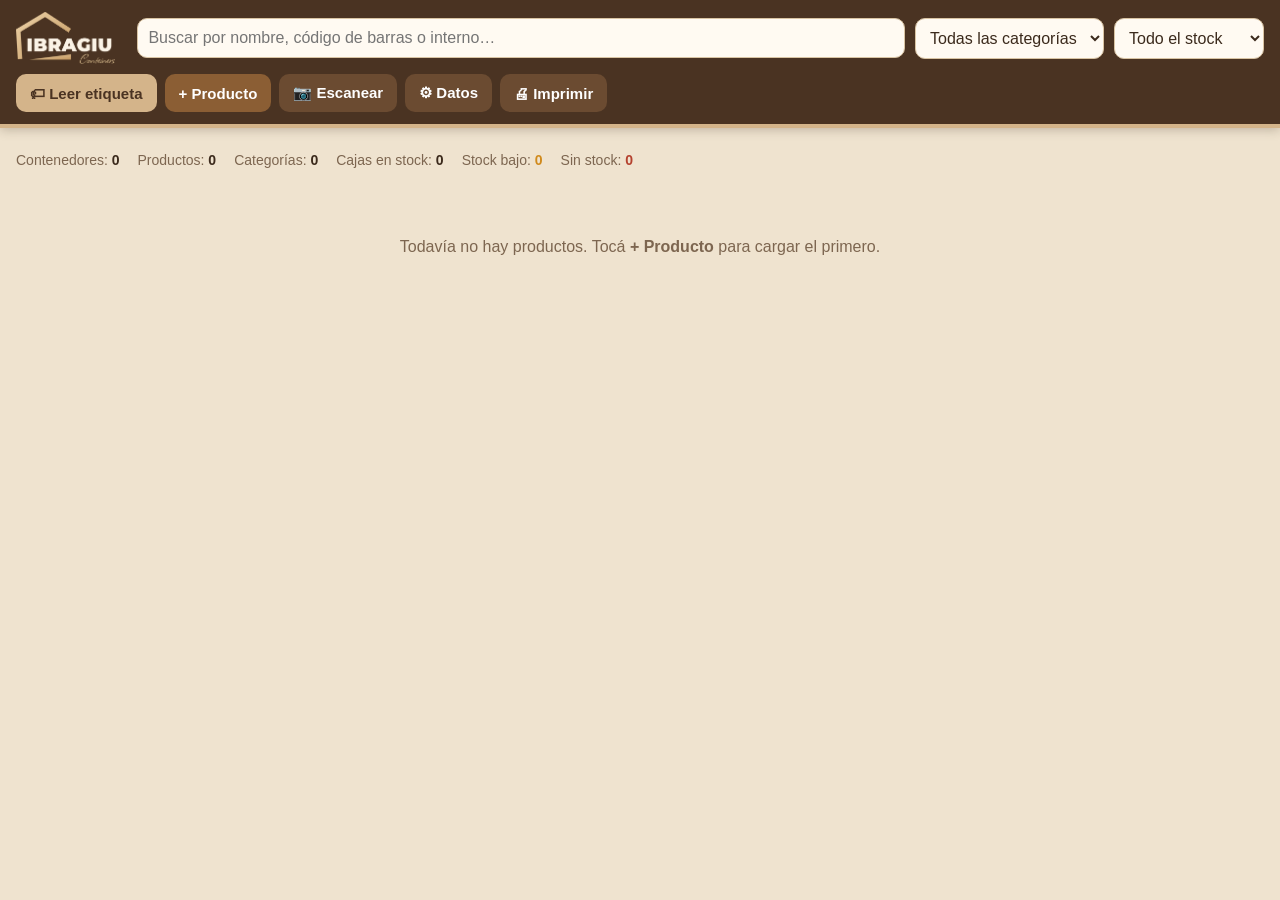
<file: ibragiu-conteiners/index.html>
<!DOCTYPE html>
<html lang="es">
<head>
<meta charset="UTF-8">
<meta name="viewport" content="width=device-width, initial-scale=1">
<title>Ibragiu Conteiners</title>
<meta name="theme-color" content="#4a3322">
<meta name="mobile-web-app-capable" content="yes">
<meta name="apple-mobile-web-app-capable" content="yes">
<link rel="manifest" href="manifest.json">
<link rel="icon" href="icons/icon-192.png">
<link rel="apple-touch-icon" href="icons/icon-180.png">
<script src="lib/html5-qrcode.min.js"></script>
<script src="lib/JsBarcode.all.min.js"></script>
<style>
:root{
  /* Colores de la caja: cartón arena + marrón */
  --bg:#efe3cf; --header:#4a3322; --panel:#f7efe2; --card:#fffaf2; --text:#3b2a1c; --muted:#7d6650;
  --accent:#8b5e34; --sand:#d4b48a; --ok:#5b7f2a; --warn:#d08a1c; --danger:#b4412e; --border:#d9c4a3;
}
*{box-sizing:border-box}
body{margin:0;font-family:Arial,Helvetica,sans-serif;background:var(--bg);color:var(--text)}
header{
  position:sticky;top:0;z-index:10;background:var(--header);border-bottom:4px solid var(--sand);
  box-shadow:0 2px 10px rgba(59,42,28,.25);
  padding:12px 16px;display:flex;flex-wrap:wrap;gap:10px;align-items:center
}
header h1{margin:0 12px 0 0;font-size:22px;letter-spacing:.5px}
header h1 img{height:52px;display:block}
input,select,textarea{
  font-size:16px;padding:10px;border-radius:10px;border:1px solid var(--border);
  background:var(--card);color:var(--text);width:100%
}
button{
  font-size:15px;padding:10px 14px;border-radius:10px;border:none;cursor:pointer;
  background:var(--accent);color:#fff;font-weight:bold;white-space:nowrap
}
button.sec{background:#a07a52}
header button.sec{background:#6b4b31}
button.danger{background:var(--danger)}
button.warn{background:var(--warn)}
.search{flex:1;min-width:180px}
.filtro{width:auto;min-width:150px}
.toolbar{display:flex;gap:8px;flex-wrap:wrap}

.resumen{padding:10px 16px;color:var(--muted);font-size:14px;display:flex;gap:18px;flex-wrap:wrap}
.resumen b{color:var(--text)}

main{padding:0 16px 40px}
.tabs{display:flex;gap:8px;overflow-x:auto;padding:12px 16px 2px;scrollbar-width:thin}
.tab{flex:0 0 auto;background:var(--panel);color:var(--text);border:2px solid var(--border);
  border-radius:999px;padding:8px 14px;font-weight:bold;font-size:14px}
.tab small{font-weight:normal;color:var(--muted);margin-left:4px}
.tab.activa{background:var(--accent);border-color:var(--accent);color:#fff}
.tab.activa small{color:#f3e2c7}
.contenedor{margin-top:22px;background:rgba(255,250,242,.55);border:2px solid var(--border);
  border-radius:16px;padding:4px 14px 18px}
.contHead{display:flex;justify-content:space-between;align-items:center;flex-wrap:wrap;gap:6px;
  margin:12px 0 0;padding-bottom:10px;border-bottom:2px dashed var(--sand)}
.contHead h2{margin:0;font-size:22px;color:var(--header)}
.contHead small{color:var(--muted);font-size:14px}
.contHead button{padding:6px 12px;font-size:13px}
.categoria h2{
  margin:24px 0 12px;font-size:20px;border-left:5px solid var(--accent);padding-left:10px;
  display:flex;justify-content:space-between;align-items:center
}
.categoria h2 small{color:var(--muted);font-weight:normal;font-size:14px}
.grilla{display:grid;grid-template-columns:repeat(auto-fill,minmax(170px,1fr));gap:14px}
.item{
  background:var(--card);color:var(--text);border-radius:12px;box-shadow:0 2px 8px rgba(74,51,34,.12);overflow:hidden;cursor:pointer;
  display:flex;flex-direction:column;border:3px solid transparent;transition:transform .1s
}
.item:hover{transform:translateY(-2px)}
.item.bajo{border-color:var(--warn)}
.item.sin{border-color:var(--danger)}
.foto{aspect-ratio:1/1;background:#fff;display:flex;align-items:center;justify-content:center}
.foto img{width:100%;height:100%;object-fit:contain}
.foto .nofoto{color:var(--muted);font-size:13px}
.info{padding:8px;text-align:center}
.info .nombre{font-size:13px;font-weight:bold;min-height:16px;margin-bottom:4px;
  overflow:hidden;text-overflow:ellipsis;white-space:nowrap}
.info svg{width:100%;height:46px}
.info .cod{font-family:monospace;font-size:13px}
.info .interno{font-size:12px;color:var(--muted)}
.stock{font-size:12px;padding:6px;background:#eadbc2;text-align:center;font-weight:bold}
.item.bajo .stock{background:#f6d9a0}
.item.sin .stock{background:#f1c2b6}
.vacio{text-align:center;color:var(--muted);padding:60px 10px}

/* Modal */
.modal{position:fixed;inset:0;background:rgba(59,42,28,.55);display:none;align-items:flex-start;
  justify-content:center;z-index:50;overflow:auto;padding:20px 10px}
.modal.open{display:flex}
#modalProducto{z-index:60} /* se abre por encima del lector de etiquetas */
.caja{background:var(--panel);border-radius:14px;padding:18px;width:100%;max-width:560px}
.caja h3{margin-top:0}
.fila{display:grid;grid-template-columns:1fr 1fr;gap:10px;margin-bottom:10px}
.fila.una{grid-template-columns:1fr}
label{font-size:13px;color:var(--muted);display:block;margin-bottom:4px}
.preview{width:140px;height:140px;background:#fff;border:1px solid var(--border);border-radius:10px;display:flex;
  align-items:center;justify-content:center;overflow:hidden;margin-bottom:8px}
.preview img{width:100%;height:100%;object-fit:contain}
.acciones{display:flex;gap:8px;flex-wrap:wrap;justify-content:flex-end;margin-top:14px}
.conCodigo{display:flex;gap:6px}
.conCodigo button{padding:10px}
#reader{width:100%;max-width:360px;margin:10px auto}

/* Lector de etiquetas */
button.etiqueta{background:var(--sand);color:var(--header)}
.caja.ancha{max-width:760px}
.modoMov{display:grid;grid-template-columns:1fr 1fr;gap:8px;margin-bottom:10px}
.modoBtn{font-size:18px;padding:14px;background:#cdb795;color:var(--header);opacity:.75}
.modoBtn.activo.sal{background:var(--danger);color:#fff;opacity:1}
.modoBtn.activo.ent{background:var(--ok);color:#fff;opacity:1}
.visor{position:relative;width:100%;margin:0 auto;background:#000;border-radius:12px;overflow:hidden}
.visor video{width:100%;height:100%;display:block;object-fit:fill}
.guia{position:absolute;left:8%;right:8%;top:32%;height:36%;border:3px solid #fff;border-radius:10px;
  box-shadow:0 0 0 2000px rgba(0,0,0,.35)}
.guia.ok{border-color:#86efac}
.estadoOCR{position:absolute;left:0;right:0;bottom:0;padding:8px 10px;background:rgba(59,42,28,.8);
  color:#fff;font-size:14px;text-align:center}
.estadoOCR b{color:#fde68a;font-family:monospace;font-size:15px}
.linterna{position:absolute;top:8px;right:8px;padding:8px 10px}
.zoomBox{position:absolute;top:8px;left:8px;right:64px;display:flex;align-items:center;gap:6px;
  background:rgba(59,42,28,.6);color:#fff;border-radius:10px;padding:4px 10px}
.zoomBox input{flex:1;padding:0;background:transparent;border:none}
.hallado{display:flex;gap:12px;align-items:center;background:var(--card);border:3px solid var(--accent);
  border-radius:12px;padding:10px;margin-top:10px}
.hallado img,.hallado .sinf{width:96px;height:96px;object-fit:contain;background:#fff;border-radius:8px;flex:0 0 auto}
.hallado .sinf{display:flex;align-items:center;justify-content:center;color:var(--muted);font-size:12px}
.hallado .det{flex:1;min-width:0}
.hallado .codInt{font-family:monospace;font-size:22px;font-weight:bold}
.hallado .nom{font-weight:bold}
.hallado .meta{color:var(--muted);font-size:13px}
.hallado .cuenta{font-size:18px;margin-top:4px}
.hallado .botones{display:flex;flex-direction:column;gap:6px}
.hallado .botones button{font-size:16px;padding:12px 14px}
.opciones{display:flex;flex-wrap:wrap;gap:8px;margin-top:8px}
.aviso{background:#f6d9a0;color:var(--header);padding:8px 10px;border-radius:10px;margin-top:8px;font-size:14px}
.chk{display:flex;gap:8px;align-items:center;font-size:14px;color:var(--text);margin:10px 0}
.chk input{width:auto}
.etqLog div{display:flex;justify-content:space-between;align-items:center;gap:8px}
.etqLog button{padding:4px 10px;font-size:12px}
.hallado.nuevo{border-color:var(--ok)}
.hallado.nuevo .badge{display:inline-block;background:var(--ok);color:#fff;border-radius:6px;padding:2px 8px;font-size:12px;font-weight:bold}
.mov{display:flex;gap:8px;align-items:end;margin-top:6px}
.historial{max-height:160px;overflow:auto;font-size:13px;color:var(--muted);margin-top:8px;
  border-top:1px solid var(--border);padding-top:6px}
.historial div{padding:3px 0;border-bottom:1px dashed var(--border)}
.ent{color:var(--ok)} .sal{color:var(--danger)}
.stockGrande{font-size:34px;font-weight:bold;color:var(--accent)}

@media (max-width:600px){
  .grilla{grid-template-columns:repeat(2,1fr);gap:10px}
  .fila{grid-template-columns:1fr}
  header h1{width:100%}
  header h1 img{height:68px}
}

/* Impresión: catálogo limpio */
@media print{
  body{background:#fff;color:#000}
  header,.resumen,.modal{display:none!important}
  .categoria{break-inside:auto}
  .categoria h2{color:#000;border-color:#000}
  .categoria h2 small{color:#333}
  .tabs{display:none!important}
  .contenedor{border:none;background:none;padding:0;break-before:page}
  .contenedor:first-child{break-before:auto}
  .contHead h2{color:#000}
  .contHead button{display:none}
  .grilla{grid-template-columns:repeat(4,1fr)}
  .item{border:1px solid #ccc!important;break-inside:avoid}
  .stock{display:none}
}
</style>
</head>
<body>

<header>
  <h1><img src="logo.png" alt="Ibragiu Conteiners"></h1>
  <input class="search" id="buscar" placeholder="Buscar por nombre, código de barras o interno…">
  <select class="filtro" id="filtroCat"><option value="">Todas las categorías</option></select>
  <select class="filtro" id="filtroStock">
    <option value="">Todo el stock</option>
    <option value="bajo">Stock bajo</option>
    <option value="sin">Sin stock</option>
  </select>
  <div class="toolbar">
    <button class="etiqueta" onclick="abrirEtiqueta()">🏷 Leer etiqueta</button>
    <button onclick="abrirNuevo()">+ Producto</button>
    <button class="sec" onclick="escanearBusqueda()">📷 Escanear</button>
    <button class="sec" onclick="abrir('modalDatos')">⚙ Datos</button>
    <button class="sec" onclick="window.print()">🖨 Imprimir</button>
    <button id="btnInstalar" style="display:none" onclick="instalarApp()">📲 Instalar app</button>
  </div>
</header>

<nav class="tabs" id="tabs"></nav>
<div class="resumen" id="resumen"></div>
<main id="catalogo"></main>

<!-- Modal producto -->
<div class="modal" id="modalProducto">
  <div class="caja">
    <h3 id="tituloProducto">Nuevo producto</h3>
    <div class="fila una">
      <div>
        <label>Contenedor</label>
        <input id="contenedor" list="listaContenedores" placeholder="Ej: Contenedor 1, MSKU1234567, Marzo 2026">
        <datalist id="listaContenedores"></datalist>
      </div>
    </div>
    <div class="fila">
      <div>
        <label>Foto</label>
        <div class="preview" id="preview"><span class="nofoto">Sin foto</span></div>
        <input type="file" id="foto" accept="image/*">
      </div>
      <div>
        <label>Nombre / descripción</label>
        <input id="nombre">
        <label style="margin-top:10px">Categoría</label>
        <input id="categoria" list="listaCategorias" placeholder="Ej: Vasos, Tapas, Bandejas">
        <datalist id="listaCategorias"></datalist>
      </div>
    </div>
    <div class="fila">
      <div>
        <label>Código de barras</label>
        <div class="conCodigo">
          <input id="codigoBarras" inputmode="numeric">
          <button class="sec" type="button" onclick="escanearAlCampo()">📷</button>
        </div>
      </div>
      <div>
        <label>Código interno</label>
        <input id="codigoInterno">
      </div>
    </div>
    <div class="fila">
      <div>
        <label>Unidades por caja</label>
        <input id="unidadesCaja" type="number" min="1" value="1">
      </div>
      <div>
        <label>Stock mínimo (cajas)</label>
        <input id="stockMinimo" type="number" min="0" value="0">
      </div>
    </div>
    <div class="fila" id="filaStockInicial">
      <div>
        <label>Stock inicial (cajas)</label>
        <input id="stockInicial" type="number" min="0" value="0">
      </div>
    </div>

    <div id="seccionStock" style="display:none">
      <label>Stock actual</label>
      <div class="stockGrande" id="stockActual"></div>
      <div id="stockUnidades" style="color:var(--muted)"></div>
      <div class="mov">
        <div style="flex:1"><label>Cajas</label><input id="cantMov" type="number" min="1" value="1"></div>
        <button onclick="moverStock(1)">+ Entrada</button>
        <button class="danger" onclick="moverStock(-1)">− Salida</button>
      </div>
      <input id="notaMov" placeholder="Nota (opcional): proveedor, cliente, remito…" style="margin-top:8px">
      <div class="historial" id="historial"></div>
    </div>

    <div class="acciones">
      <button class="danger" id="btnEliminar" onclick="eliminar()" style="margin-right:auto;display:none">Eliminar</button>
      <button class="sec" onclick="cerrar('modalProducto')">Cancelar</button>
      <button onclick="guardar()">Guardar</button>
    </div>
  </div>
</div>

<!-- Modal escáner -->
<div class="modal" id="modalScanner">
  <div class="caja">
    <h3>Escanear código</h3>
    <div id="reader"></div>
    <div class="acciones"><button class="sec" onclick="detenerScanner()">Cerrar</button></div>
  </div>
</div>

<!-- Modal lector de etiquetas (código interno impreso, ej. MA 90-04) -->
<div class="modal" id="modalEtiqueta">
  <div class="caja ancha">
    <h3>🏷 Leer etiqueta de caja</h3>
    <div class="modoMov">
      <button class="modoBtn sal activo" id="modoSalida" onclick="etqModo(-1)">− Salida</button>
      <button class="modoBtn ent" id="modoEntrada" onclick="etqModo(1)">+ Entrada</button>
    </div>
    <div class="fila">
      <div><label>Cajas por lectura</label><input id="etqCant" type="number" min="1" value="1"></div>
      <div><label>Buscando en</label><div id="etqDonde" style="padding:10px 0;font-weight:bold"></div></div>
    </div>
    <div class="visor" id="etqVisor">
      <video id="etqVideo" playsinline muted></video>
      <div class="guia" id="etqGuia"></div>
      <button class="sec linterna" id="etqLinterna" style="display:none" onclick="etqLinterna()">🔦</button>
      <div class="zoomBox" style="display:none">🔍 <input type="range" id="etqZoom"></div>
      <div class="estadoOCR" id="etqEstado">Preparando lector…</div>
    </div>
    <div id="etqResultado"></div>
    <label class="chk"><input type="checkbox" id="etqAuto"> Modo rápido: confirmar solo cuando la lectura es exacta</label>
    <div class="conCodigo">
      <input id="etqManual" list="listaInternos" placeholder="¿No la lee? Escribí el código, ej: MA 90-04">
      <button class="sec" onclick="etqBuscarManual()">Buscar</button>
    </div>
    <datalist id="listaInternos"></datalist>
    <div class="historial etqLog" id="etqLog"></div>
    <div class="acciones"><button class="sec" onclick="cerrarEtiqueta()">Cerrar</button></div>
  </div>
</div>

<!-- Modal datos -->
<div class="modal" id="modalDatos">
  <div class="caja">
    <h3>Datos</h3>
    <p style="color:var(--muted);font-size:14px">
      Los productos se guardan en este dispositivo. Exportá una copia de seguridad para pasarlos a otro equipo.
    </p>
    <div class="toolbar">
      <button onclick="exportarBackup()">⬇ Exportar copia (JSON)</button>
      <button class="sec" onclick="document.getElementById('archivoBackup').click()">⬆ Importar copia</button>
      <button class="sec" onclick="exportarCSV()">⬇ Exportar stock (CSV)</button>
      <button class="sec" onclick="document.getElementById('archivoCSV').click()">⬆ Importar CSV</button>
    </div>
    <input type="file" id="archivoBackup" accept=".json" style="display:none">
    <input type="file" id="archivoCSV" accept=".csv,.txt" style="display:none">
    <p style="color:var(--muted);font-size:13px;margin-top:14px">
      CSV con columnas: <code>contenedor; codigo_barras; codigo_interno; nombre; categoria; unidades_caja; stock_cajas; stock_minimo</code>.
      Si el código de barras ya existe en ese contenedor, se actualiza (la foto se conserva).
    </p>
    <div class="acciones"><button class="sec" onclick="cerrar('modalDatos')">Cerrar</button></div>
  </div>
</div>

<script>
/* ---------- Almacenamiento (IndexedDB, soporta muchas fotos) ---------- */
const DB_NAME = "ibragiu_conteiners", STORE = "productos";
let db, productos = [], editandoId = null, fotoActual = null, scanner = null;

function abrirDB(){
  return new Promise((res, rej)=>{
    const req = indexedDB.open(DB_NAME, 1);
    req.onupgradeneeded = e => e.target.result.createObjectStore(STORE, {keyPath:"id"});
    req.onsuccess = e => res(e.target.result);
    req.onerror = e => rej(e.target.error);
  });
}
function tx(modo){ return db.transaction(STORE, modo).objectStore(STORE); }
function dbTodos(){ return new Promise(r=>{ const q=tx("readonly").getAll(); q.onsuccess=()=>r(q.result); }); }
function dbGuardar(p){ return new Promise((r,j)=>{ const q=tx("readwrite").put(p); q.onsuccess=r; q.onerror=()=>j(q.error); }); }
function dbBorrar(id){ return new Promise(r=>{ const q=tx("readwrite").delete(id); q.onsuccess=r; }); }

/* ---------- Utilidades ---------- */
const $ = id => document.getElementById(id);
const esc = s => String(s ?? "").replace(/[&<>"']/g, c=>({"&":"&amp;","<":"&lt;",">":"&gt;",'"':"&quot;","'":"&#39;"}[c]));
const nuevoId = () => Date.now().toString(36) + Math.random().toString(36).slice(2,7);
const catDe = p => (p.categoria || "").trim() || "Sin categoría";
const SIN_CONT = "Sin contenedor";
const contDe = p => (p.contenedor || "").trim() || SIN_CONT;
// Orden natural: "Contenedor 2" antes que "Contenedor 10"; "Sin contenedor" al final
const ordenCont = (a,b) => a===SIN_CONT ? 1 : b===SIN_CONT ? -1 : a.localeCompare(b,"es",{numeric:true});
let contSel = "";
try{ contSel = localStorage.getItem("ibragiu_contenedor") || ""; }catch{}
function elegirContenedor(c){
  contSel = c;
  try{ localStorage.setItem("ibragiu_contenedor", c); }catch{}
  $("filtroCat").value = "";
  render();
  window.scrollTo({top:0});
}

function estadoStock(p){
  if((p.stockCajas||0) <= 0) return "sin";
  if((p.stockMinimo||0) > 0 && p.stockCajas <= p.stockMinimo) return "bajo";
  return "ok";
}

// Reduce la foto para no llenar la memoria del dispositivo
function comprimirImagen(file, max=700){
  return new Promise((res, rej)=>{
    const fr = new FileReader();
    fr.onload = () => {
      const img = new Image();
      img.onload = () => {
        const k = Math.min(1, max / Math.max(img.width, img.height));
        const c = document.createElement("canvas");
        c.width = Math.round(img.width*k); c.height = Math.round(img.height*k);
        const ctx = c.getContext("2d");
        ctx.fillStyle = "#fff"; ctx.fillRect(0,0,c.width,c.height);
        ctx.drawImage(img,0,0,c.width,c.height);
        res(c.toDataURL("image/jpeg", .8));
      };
      img.onerror = rej;
      img.src = fr.result;
    };
    fr.onerror = rej;
    fr.readAsDataURL(file);
  });
}

/* ---------- Render del catálogo ---------- */
function render(){
  const texto = $("buscar").value.trim().toLowerCase();
  const fCat = $("filtroCat").value, fStock = $("filtroStock").value;

  const contenedores = [...new Set(productos.map(contDe))].sort(ordenCont);
  if(contSel && !contenedores.includes(contSel)) contSel = "";
  const delCont = productos.filter(p=>!contSel || contDe(p)===contSel);

  const lista = delCont.filter(p=>{
    if(fCat && catDe(p) !== fCat) return false;
    if(fStock && estadoStock(p) !== fStock) return false;
    if(texto){
      const t = [p.nombre,p.codigoBarras,p.codigoInterno,p.categoria,p.contenedor].join(" ").toLowerCase();
      if(!t.includes(texto)) return false;
    }
    return true;
  });

  const sumaCajas = l => l.reduce((s,p)=>s+(+p.stockCajas||0),0);

  // Pestañas de contenedores
  $("tabs").innerHTML = productos.length ?
    `<button class="tab ${contSel?"":"activa"}" onclick="elegirContenedor('')">Todos<small>${sumaCajas(productos)} cajas</small></button>` +
    contenedores.map(c=>{
      const l = productos.filter(p=>contDe(p)===c);
      return `<button class="tab ${c===contSel?"activa":""}" data-cont="${esc(c)}">📦 ${esc(c)}<small>${sumaCajas(l)} cajas</small></button>`;
    }).join("") : "";
  $("tabs").querySelectorAll("[data-cont]").forEach(b=>b.onclick=()=>elegirContenedor(b.dataset.cont));

  // Agrupar por categoría, ordenadas alfabéticamente
  const porCategoria = items => {
    const grupos = {};
    items.forEach(p => (grupos[catDe(p)] ??= []).push(p));
    return Object.keys(grupos).sort((a,b)=>{
      if(a==="Sin categoría") return 1; if(b==="Sin categoría") return -1;
      return a.localeCompare(b,"es");
    }).map(cat=>{
      const its = grupos[cat].sort((a,b)=>(a.nombre||"").localeCompare(b.nombre||"","es"));
      return `<section class="categoria">
        <h2>${esc(cat)} <small>${its.length} productos · ${sumaCajas(its)} cajas</small></h2>
        <div class="grilla">${its.map(tarjeta).join("")}</div>
      </section>`;
    }).join("");
  };
  const bloqueContenedor = (c, items) => `<section class="contenedor">
      <div class="contHead">
        <h2>📦 ${esc(c)}</h2>
        <small>${items.length} productos · ${sumaCajas(items)} cajas · ${new Set(items.map(catDe)).size} categorías</small>
      </div>${porCategoria(items)}</section>`;

  const cont = $("catalogo");
  if(!lista.length){
    cont.innerHTML = `<div class="vacio">${!productos.length ? "Todavía no hay productos. Tocá <b>+ Producto</b> para cargar el primero."
      : "No hay productos que coincidan."}</div>`;
  } else if(contSel){
    cont.innerHTML = bloqueContenedor(contSel, lista);
  } else {
    // Vista "Todos": separado por contenedor y dentro por categoría
    cont.innerHTML = contenedores.map(c=>{
      const items = lista.filter(p=>contDe(p)===c);
      return items.length ? bloqueContenedor(c, items) : "";
    }).join("");
    cont.querySelectorAll("svg.barcode").forEach(svg=>{
      try{
        JsBarcode(svg, svg.dataset.code, {displayValue:false, margin:0, height:40, width:1.6});
      }catch(e){ svg.remove(); }
    });
  }

  // Resumen
  const totalCajas = sumaCajas(delCont);
  const bajos = delCont.filter(p=>estadoStock(p)==="bajo").length;
  const sin = delCont.filter(p=>estadoStock(p)==="sin").length;
  $("resumen").innerHTML =
    (contSel ? "" : `<span>Contenedores: <b>${contenedores.length}</b></span>`) +
    `<span>Productos: <b>${delCont.length}</b></span>
     <span>Categorías: <b>${new Set(delCont.map(catDe)).size}</b></span>
     <span>Cajas en stock: <b>${totalCajas}</b></span>
     <span>Stock bajo: <b style="color:var(--warn)">${bajos}</b></span>
     <span>Sin stock: <b style="color:var(--danger)">${sin}</b></span>`;

  // Listas de categorías
  const todas = [...new Set(productos.map(catDe))].sort((a,b)=>a.localeCompare(b,"es"));
  const visibles = [...new Set(delCont.map(catDe))].sort((a,b)=>a.localeCompare(b,"es"));
  $("filtroCat").innerHTML = `<option value="">Todas las categorías</option>` +
    visibles.map(c=>`<option ${c===fCat?"selected":""}>${esc(c)}</option>`).join("");
  $("listaContenedores").innerHTML = contenedores.filter(c=>c!==SIN_CONT).map(c=>`<option value="${esc(c)}">`).join("");
  $("listaCategorias").innerHTML = todas.filter(c=>c!=="Sin categoría").map(c=>`<option value="${esc(c)}">`).join("");
}

function tarjeta(p){
  const est = estadoStock(p);
  const unidades = (+p.stockCajas||0) * (+p.unidadesCaja||1);
  return `<div class="item ${est==="ok"?"":est}" onclick="abrirEditar('${p.id}')">
    <div class="foto">${p.foto ? `<img src="${p.foto}" loading="lazy" alt="">` : `<span class="nofoto">Sin foto</span>`}</div>
    <div class="info">
      <div class="nombre" title="${esc(p.nombre)}">${esc(p.nombre)}</div>
      ${p.codigoBarras ? `<svg class="barcode" data-code="${esc(p.codigoBarras)}"></svg>
      <div class="cod">${esc(p.codigoBarras)}</div>` : ""}
      ${p.codigoInterno ? `<div class="interno">Int: ${esc(p.codigoInterno)}</div>` : ""}
    </div>
    <div class="stock">${+p.stockCajas||0} cajas · ${unidades} u.</div>
  </div>`;
}

/* ---------- Modal producto ---------- */
function abrir(id){ $(id).classList.add("open"); }
function cerrar(id){ $(id).classList.remove("open"); }

function abrirNuevo(codigo=""){
  editandoId = null; fotoActual = null;
  $("tituloProducto").textContent = "Nuevo producto";
  ["nombre","categoria","codigoInterno"].forEach(k=>$(k).value="");
  $("contenedor").value = contSel && contSel!==SIN_CONT ? contSel : "";
  $("codigoBarras").value = codigo;
  $("unidadesCaja").value = 1; $("stockMinimo").value = 0; $("stockInicial").value = 0;
  $("foto").value = "";
  $("preview").innerHTML = `<span class="nofoto">Sin foto</span>`;
  $("filaStockInicial").style.display = "";
  $("seccionStock").style.display = "none";
  $("btnEliminar").style.display = "none";
  abrir("modalProducto");
}

function abrirEditar(id){
  const p = productos.find(x=>x.id===id); if(!p) return;
  editandoId = id; fotoActual = p.foto || null;
  $("tituloProducto").textContent = "Editar producto";
  $("nombre").value = p.nombre||""; $("categoria").value = p.categoria||"";
  $("contenedor").value = p.contenedor||"";
  $("codigoBarras").value = p.codigoBarras||""; $("codigoInterno").value = p.codigoInterno||"";
  $("unidadesCaja").value = p.unidadesCaja||1; $("stockMinimo").value = p.stockMinimo||0;
  $("foto").value = "";
  $("preview").innerHTML = p.foto ? `<img src="${p.foto}">` : `<span class="nofoto">Sin foto</span>`;
  $("filaStockInicial").style.display = "none";
  $("seccionStock").style.display = "";
  $("btnEliminar").style.display = "";
  $("cantMov").value = 1; $("notaMov").value = "";
  pintarStock(p);
  abrir("modalProducto");
}

function pintarStock(p){
  $("stockActual").textContent = `${+p.stockCajas||0} cajas`;
  $("stockUnidades").textContent = `${(+p.stockCajas||0)*(+p.unidadesCaja||1)} unidades (${p.unidadesCaja||1} por caja)`;
  const h = (p.movimientos||[]).slice().reverse();
  $("historial").innerHTML = h.length ? h.map(m=>
    `<div><span class="${m.cajas>0?"ent":"sal"}">${m.cajas>0?"+":""}${m.cajas} cajas</span>
     · ${new Date(m.fecha).toLocaleString("es-AR")} ${m.nota?"· "+esc(m.nota):""}</div>`).join("")
    : "<div>Sin movimientos todavía.</div>";
}

$("foto").addEventListener("change", async e=>{
  const f = e.target.files[0]; if(!f) return;
  fotoActual = await comprimirImagen(f);
  $("preview").innerHTML = `<img src="${fotoActual}">`;
});

async function guardar(){
  const datos = {
    nombre: $("nombre").value.trim(),
    categoria: $("categoria").value.trim(),
    contenedor: $("contenedor").value.trim(),
    codigoBarras: $("codigoBarras").value.trim(),
    codigoInterno: $("codigoInterno").value.trim(),
    unidadesCaja: Math.max(1, parseInt($("unidadesCaja").value)||1),
    stockMinimo: Math.max(0, parseInt($("stockMinimo").value)||0),
    foto: fotoActual
  };
  if(!datos.nombre && !datos.codigoBarras && !datos.codigoInterno){
    alert("Cargá al menos un nombre o un código."); return;
  }
  if(datos.codigoBarras){
    // El mismo producto puede venir en distintos contenedores, pero no repetido en el mismo
    const dup = productos.find(p=>p.codigoBarras===datos.codigoBarras && p.id!==editandoId
                                 && contDe(p)===(datos.contenedor||SIN_CONT));
    if(dup){ alert(`Ese código de barras ya está cargado en ${contDe(dup)}: ${dup.nombre||dup.codigoInterno}`); return; }
  }
  let p;
  if(editandoId){
    p = Object.assign(productos.find(x=>x.id===editandoId), datos);
  } else {
    const inicial = Math.max(0, parseInt($("stockInicial").value)||0);
    p = {id:nuevoId(), ...datos, stockCajas:inicial,
         movimientos: inicial ? [{fecha:Date.now(), cajas:inicial, nota:"Stock inicial"}] : []};
    productos.push(p);
  }
  await dbGuardar(p);
  cerrar("modalProducto");
  render();
  etqTrasGuardar(p, !editandoId);
}

async function moverStock(signo){
  const p = productos.find(x=>x.id===editandoId); if(!p) return;
  const cant = parseInt($("cantMov").value)||0;
  if(cant<=0){ alert("Ingresá una cantidad de cajas."); return; }
  if(signo<0 && cant > (p.stockCajas||0)){
    if(!confirm(`Hay ${p.stockCajas||0} cajas. ¿Registrar la salida igual (quedará negativo)?`)) return;
  }
  p.stockCajas = (+p.stockCajas||0) + signo*cant;
  (p.movimientos ??= []).push({fecha:Date.now(), cajas:signo*cant, nota:$("notaMov").value.trim()});
  await dbGuardar(p);
  $("notaMov").value = "";
  pintarStock(p);
  render();
}

async function eliminar(){
  const p = productos.find(x=>x.id===editandoId); if(!p) return;
  if(!confirm(`¿Eliminar "${p.nombre||p.codigoBarras}"?`)) return;
  await dbBorrar(p.id);
  productos = productos.filter(x=>x.id!==p.id);
  cerrar("modalProducto");
  render();
}

/* ---------- Escáner ---------- */
function iniciarScanner(alLeer){
  abrir("modalScanner");
  scanner = new Html5Qrcode("reader");
  scanner.start({facingMode:"environment"}, {fps:10, qrbox:{width:280,height:160}},
    codigo => { detenerScanner(); alLeer(codigo.trim()); }
  ).catch(err=>{ alert("No se pudo abrir la cámara: " + err); detenerScanner(); });
}
function detenerScanner(){
  if(scanner){ const s = scanner; scanner = null; s.stop().catch(()=>{}).finally(()=>s.clear()); }
  cerrar("modalScanner");
}
function escanearAlCampo(){ iniciarScanner(c => $("codigoBarras").value = c); }
function escanearBusqueda(){
  iniciarScanner(c=>{
    if(!abrirPorCodigo(c) && confirm(`El código ${c} no está cargado${contSel?" en "+contSel:""}. ¿Crear producto nuevo?`)) abrirNuevo(c);
  });
}
// Lector de código de barras USB/pistola: escribe en el buscador y da Enter
$("buscar").addEventListener("keydown", e=>{
  if(e.key!=="Enter") return;
  const c = $("buscar").value.trim();
  if(abrirPorCodigo(c) === true){ $("buscar").value=""; render(); }
});
// Busca el código en el contenedor elegido. Si está en varios contenedores, los muestra todos.
function abrirPorCodigo(c){
  const todos = productos.filter(x=>x.codigoBarras===c || x.codigoInterno===c);
  const enSel = contSel ? todos.filter(x=>contDe(x)===contSel) : todos;
  if(enSel.length===1){ abrirEditar(enSel[0].id); return true; }
  if(todos.length){
    if(!enSel.length) contSel = "";
    $("buscar").value = c; render();
    return "varios";
  }
  return false;
}

/* ---------- Exportar / importar ---------- */
function descargar(nombre, contenido, tipo){
  const a = document.createElement("a");
  a.href = URL.createObjectURL(new Blob([contenido], {type:tipo}));
  a.download = nombre; a.click();
  setTimeout(()=>URL.revokeObjectURL(a.href), 1000);
}
const hoy = () => new Date().toISOString().slice(0,10);

function exportarBackup(){
  descargar(`ibragiu-conteiners-${hoy()}.json`, JSON.stringify(productos), "application/json");
}
function exportarCSV(){
  const cab = "contenedor;codigo_barras;codigo_interno;nombre;categoria;unidades_caja;stock_cajas;stock_minimo;stock_unidades";
  const q = v => `"${String(v??"").replace(/"/g,'""')}"`;
  const filas = productos.slice().sort((a,b)=>ordenCont(contDe(a),contDe(b))||catDe(a).localeCompare(catDe(b),"es")||(a.nombre||"").localeCompare(b.nombre||"","es"))
    .map(p=>[contDe(p),p.codigoBarras,p.codigoInterno,p.nombre,catDe(p),p.unidadesCaja,p.stockCajas,p.stockMinimo,
             (+p.stockCajas||0)*(+p.unidadesCaja||1)].map(q).join(";"));
  descargar(`stock-${hoy()}.csv`, "﻿"+[cab,...filas].join("\n"), "text/csv");
}

$("archivoBackup").addEventListener("change", e=>{
  const f = e.target.files[0]; if(!f) return;
  const r = new FileReader();
  r.onload = async ()=>{
    try{
      const lista = JSON.parse(r.result);
      if(!Array.isArray(lista)) throw 0;
      if(!confirm(`Importar ${lista.length} productos? Los que tengan el mismo ID se reemplazan.`)) return;
      for(const p of lista){ if(p && p.id) await dbGuardar(p); }
      productos = await dbTodos(); render();
      alert("Copia importada.");
    }catch{ alert("El archivo no es una copia válida."); }
    e.target.value = "";
  };
  r.readAsText(f);
});

function parseCSV(texto){
  const sep = (texto.split("\n")[0].match(/;/g)||[]).length >= (texto.split("\n")[0].match(/,/g)||[]).length ? ";" : ",";
  const filas = []; let fila = [], campo = "", comillas = false;
  for(let i=0;i<texto.length;i++){
    const ch = texto[i];
    if(comillas){
      if(ch==='"' && texto[i+1]==='"'){ campo+='"'; i++; }
      else if(ch==='"') comillas = false;
      else campo += ch;
    } else if(ch==='"') comillas = true;
    else if(ch===sep){ fila.push(campo); campo=""; }
    else if(ch==="\n"){ fila.push(campo); filas.push(fila); fila=[]; campo=""; }
    else if(ch!=="\r") campo += ch;
  }
  if(campo || fila.length){ fila.push(campo); filas.push(fila); }
  return filas.filter(f=>f.some(c=>c.trim()));
}

$("archivoCSV").addEventListener("change", e=>{
  const f = e.target.files[0]; if(!f) return;
  const r = new FileReader();
  r.onload = async ()=>{
    const filas = parseCSV(r.result.replace(/^﻿/,""));
    const cab = filas.shift().map(h=>h.trim().toLowerCase());
    const col = n => cab.indexOf(n);
    let nuevos=0, act=0;
    for(const f of filas){
      const v = n => col(n)>=0 ? (f[col(n)]||"").trim() : "";
      const cb = v("codigo_barras");
      const cn = v("contenedor") === SIN_CONT ? "" : v("contenedor");
      let p = cb && productos.find(x=>x.codigoBarras===cb && contDe(x)===(cn||SIN_CONT));
      const datos = {
        contenedor: cn, codigoBarras: cb, codigoInterno: v("codigo_interno"), nombre: v("nombre"),
        categoria: v("categoria"), unidadesCaja: parseInt(v("unidades_caja"))||1,
        stockMinimo: parseInt(v("stock_minimo"))||0
      };
      if(!datos.nombre && !cb && !datos.codigoInterno) continue;
      const stock = col("stock_cajas")>=0 ? (parseInt(v("stock_cajas"))||0) : null;
      if(p){
        Object.assign(p, datos);
        if(stock!==null && stock!==p.stockCajas){
          (p.movimientos ??= []).push({fecha:Date.now(), cajas:stock-(+p.stockCajas||0), nota:"Ajuste por importación CSV"});
          p.stockCajas = stock;
        }
        act++;
      } else {
        p = {id:nuevoId(), ...datos, foto:null, stockCajas:stock||0,
             movimientos: stock ? [{fecha:Date.now(), cajas:stock, nota:"Importación CSV"}] : []};
        productos.push(p); nuevos++;
      }
      await dbGuardar(p);
    }
    render();
    alert(`Importación lista: ${nuevos} nuevos, ${act} actualizados.`);
    e.target.value = "";
  };
  r.readAsText(f);
});

/* ---------- Inicio ---------- */
["buscar","filtroCat","filtroStock"].forEach(id=>$(id).addEventListener("input", render));
document.querySelectorAll(".modal").forEach(m=>m.addEventListener("click", e=>{
  if(e.target===m){ m.id==="modalScanner" ? detenerScanner() : m.id==="modalEtiqueta" ? cerrarEtiqueta() : cerrar(m.id); }
}));

/* ---------- Lector de etiquetas impresas (OCR) ----------
   Lee el código interno impreso en la caja (ej. "MA 90-04") con la cámara,
   lo compara contra los códigos internos cargados y registra la entrada/salida.
   Para no fallar: solo acepta códigos que existen, pide la misma lectura en
   2 cuadros seguidos, corrige confusiones típicas (O/0, I/1, S/5, B/8, Z/2)
   y siempre muestra el producto antes de mover stock. */
const etq = {worker:null, stream:null, track:null, activo:false, pausa:false, modo:-1,
             previo:null, repeticiones:0, bloqueado:null, log:[], linterna:false};

// "Esqueleto" del código: sin espacios ni guiones y con letras confundibles unificadas
const esqueleto = t => String(t||"").toUpperCase().replace(/[^A-Z0-9]/g,"")
  .replace(/[OQ]/g,"0").replace(/[IL]/g,"1").replace(/S/g,"5").replace(/B/g,"8").replace(/Z/g,"2");

function levenshtein(a,b){
  const m=a.length,n=b.length; let prev=Array.from({length:n+1},(_,j)=>j);
  for(let i=1;i<=m;i++){
    const cur=[i];
    for(let j=1;j<=n;j++) cur[j]=Math.min(prev[j]+1,cur[j-1]+1,prev[j-1]+(a[i-1]===b[j-1]?0:1));
    prev=cur;
  }
  return prev[n];
}

function etqProductos(){ return productos.filter(p=>p.codigoInterno && (!contSel || contDe(p)===contSel)); }

// Busca en el texto leído el código interno cargado que mejor coincide
function etqCoincidir(texto){
  const codigos = {};
  etqProductos().forEach(p=>{ const k=esqueleto(p.codigoInterno); if(k.length>=3) (codigos[k] ??= []).push(p); });
  const lineas = String(texto||"").split(/\n+/).map(esqueleto).filter(l=>l.length>=3);
  if(!lineas.length) return null;
  const todo = lineas.join("|");
  // 1) Coincidencia exacta: gana el código más largo contenido en el texto
  const exactos = Object.keys(codigos).filter(k=>todo.includes(k)).sort((a,b)=>b.length-a.length);
  if(exactos.length){
    const largo = exactos[0].length, empatados = exactos.filter(k=>k.length===largo);
    if(empatados.length===1) return {k:exactos[0], exacto:true, productos:codigos[exactos[0]]};
    return {ambiguo:empatados.map(k=>({k, productos:codigos[k]}))};
  }
  // 2) Coincidencia aproximada (1 carácter de diferencia) para códigos de 5+ caracteres
  let mejor=[], dMin=2;
  for(const k of Object.keys(codigos)){
    if(k.length<5) continue;
    for(const l of lineas){
      for(let len=k.length-1; len<=k.length+1; len++){
        for(let i=0; i+len<=l.length; i++){
          const d = levenshtein(k, l.substr(i,len));
          if(d<dMin){ dMin=d; mejor=[k]; } else if(d===dMin && !mejor.includes(k)) mejor.push(k);
        }
      }
    }
  }
  if(dMin<=1 && mejor.length===1) return {k:mejor[0], exacto:false, productos:codigos[mejor[0]]};
  if(dMin<=1 && mejor.length>1) return {ambiguo:mejor.map(k=>({k, productos:codigos[k]}))};
  return null;
}

function cargarScript(src){
  return new Promise((ok,mal)=>{
    if(document.querySelector(`script[src="${src}"]`)) return ok();
    const s=document.createElement("script"); s.src=src; s.onload=ok; s.onerror=()=>mal(new Error("No se pudo cargar "+src));
    document.head.appendChild(s);
  });
}

function etqPrepararOCR(){
  // Una sola carga aunque se llame varias veces (precarga + apertura del lector)
  if(!etq.cargando) etq.cargando = etqCrearWorker().catch(e=>{ etq.cargando = null; throw e; });
  return etq.cargando;
}
async function etqCrearWorker(){
  await cargarScript("lib/ocr/tesseract.min.js");
  const base = new URL("lib/ocr/", location.href).href;
  const w = await Tesseract.createWorker("eng", 1, {
    workerPath: base+"worker.min.js", corePath: base, langPath: base.replace(/\/$/,""),
    gzip: true, workerBlobURL: false, cacheMethod: "none"
  }, {
    // Sin diccionario de inglés: los códigos no son palabras y el diccionario los "corrige" mal
    load_system_dawg: "0", load_freq_dawg: "0"
  });
  etq.worker = w;
  await etq.worker.setParameters({
    tessedit_char_whitelist: "ABCDEFGHIJKLMNOPQRSTUVWXYZabcdefghijklmnopqrstuvwxyz0123456789-/.: ",
    tessedit_pageseg_mode: "6",
    preserve_interword_spaces: "1"
  });
  etq.psm = "6";
}

function etqEstado(html){ $("etqEstado").innerHTML = html; }

async function abrirEtiqueta(){
  if(!productos.some(p=>p.codigoInterno)){ alert("No hay productos con código interno cargado."); return; }
  $("etqDonde").textContent = contSel ? "📦 "+contSel : "Todos los contenedores";
  $("listaInternos").innerHTML = [...new Set(etqProductos().map(p=>p.codigoInterno))].sort()
    .map(c=>`<option value="${esc(c)}">`).join("");
  try{ $("etqAuto").checked = localStorage.getItem("ibragiu_etq_auto")==="1"; }catch{}
  $("etqResultado").innerHTML = ""; etqPintarLog();
  etqModo(etq.modo);
  abrir("modalEtiqueta");
  etq.activo = true; etq.pausa = false; etq.previo = null; etq.repeticiones = 0; etq.linea = null; etq.miniatura = null;
  etq.bloqueado = null; etq.movimiento = 0;
  try{ localStorage.setItem("ibragiu_ocr_usado","1"); }catch{}
  etqEstado("Abriendo cámara…");
  const preparando = etqPrepararOCR();   // se carga en paralelo con la cámara
  preparando.catch(()=>{});
  try{
    etq.stream = await navigator.mediaDevices.getUserMedia({audio:false,
      video:{facingMode:{ideal:"environment"}, width:{ideal:1920}, height:{ideal:1080}}});
  }catch(e){
    etqEstado("No se pudo abrir la cámara. Podés escribir el código abajo."); return;
  }
  if(!etq.activo){ etqApagarCamara(); return; }
  const v = $("etqVideo"); v.srcObject = etq.stream; await v.play().catch(()=>{});
  etq.track = etq.stream.getVideoTracks()[0];
  const cap = etq.track.getCapabilities ? etq.track.getCapabilities() : {};
  if(cap.focusMode && cap.focusMode.includes("continuous"))
    etq.track.applyConstraints({advanced:[{focusMode:"continuous"}]}).catch(()=>{});
  $("etqLinterna").style.display = cap.torch ? "" : "none";
  // Zoom de cámara (si la tablet lo permite): ayuda a leer etiquetas sin acercarse tanto
  const zoom = $("etqZoom");
  if(cap.zoom && cap.zoom.max > cap.zoom.min){
    zoom.min = cap.zoom.min; zoom.max = Math.min(cap.zoom.max, cap.zoom.min*4); zoom.step = cap.zoom.step || 0.1;
    let guardado = null; try{ guardado = parseFloat(localStorage.getItem("ibragiu_zoom")); }catch{}
    zoom.value = guardado && guardado>=+zoom.min && guardado<=+zoom.max ? guardado : cap.zoom.min;
    etq.track.applyConstraints({advanced:[{zoom:+zoom.value}]}).catch(()=>{});
    zoom.parentElement.style.display = "";
  } else zoom.parentElement.style.display = "none";
  const ajustar = ()=>{
    if(!v.videoWidth) return;
    const r = v.videoWidth / v.videoHeight;
    $("etqVisor").style.aspectRatio = `${v.videoWidth} / ${v.videoHeight}`;
    $("etqVisor").style.maxWidth = `calc(52vh * ${r})`;
  };
  v.onloadedmetadata = ajustar; ajustar();
  if(!etq.worker) etqEstado("Cargando lector de texto…");
  try{ await preparando; }
  catch(e){ etqEstado("No se pudo cargar el lector de texto. Revisá la conexión la primera vez."); return; }
  etqEstado("Centrá el código de la etiqueta dentro del recuadro");
  etqCiclo();
}

function etqModo(m){
  etq.modo = m;
  $("modoSalida").classList.toggle("activo", m<0);
  $("modoEntrada").classList.toggle("activo", m>0);
  if(etq.pendiente) etqMostrar(etq.pendiente);
}

async function etqLinterna(){
  if(!etq.track) return;
  etq.linterna = !etq.linterna;
  etq.track.applyConstraints({advanced:[{torch:etq.linterna}]}).catch(()=>{});
}

function etqApagarCamara(){
  if(etq.stream) etq.stream.getTracks().forEach(t=>t.stop());
  etq.stream = null; etq.track = null; etq.linterna = false;
  $("etqVideo").srcObject = null;
}

function cerrarEtiqueta(){
  etq.activo = false; etq.pendiente = null;
  etqApagarCamara();
  cerrar("modalEtiqueta");
}

// Recorta la zona del recuadro y la prepara (gris + contraste) para leer mejor
function etqCapturar(completo=false){
  const v = $("etqVideo"); if(!v.videoWidth) return null;
  const [sx,sy,sw,sh] = completo ? [0,0,v.videoWidth,v.videoHeight]
    : [v.videoWidth*.08, v.videoHeight*.32, v.videoWidth*.84, v.videoHeight*.36];
  // Resolución nativa (sin agrandar): la 1ª pasada se achica y la 2ª recorta de acá con detalle
  const escala = Math.min(1, 1600/sw);
  const c = document.createElement("canvas");
  c.width = Math.round(sw*escala); c.height = Math.round(sh*escala);
  const ctx = c.getContext("2d", {willReadFrequently:true});
  ctx.drawImage(v, sx, sy, sw, sh, 0, 0, c.width, c.height);
  const img = ctx.getImageData(0,0,c.width,c.height), d = img.data;
  let min=255, max=0;
  for(let i=0;i<d.length;i+=4){
    const g = d[i]*.299 + d[i+1]*.587 + d[i+2]*.114; d[i]=g;
    if(g<min) min=g; if(g>max) max=g;
  }
  const k = 255/Math.max(40, max-min);
  for(let i=0;i<d.length;i+=4){ const g=(d[i]-min)*k; d[i]=d[i+1]=d[i+2]=g; }
  ctx.putImageData(img,0,0);
  return c;
}

// Lectura en 2 pasos:
// 1) lee la zona achicada (rápido) y ubica la línea del código;
// 2) endereza esa línea (las etiquetas suelen estar torcidas) y la lee en buena resolución.
// Si las dos lecturas dan el mismo código, se confirma en el mismo cuadro.
// La línea queda "seguida": en los cuadros siguientes solo se lee esa franja (mucho más rápido).
const etqClave = t => { if(!t) return null; const r = etqCoincidir(t);
  if(r && !r.ambiguo) return r.k; if(r) return null; const n = etqExtraerCodigo(t); return n ? "N:"+esqueleto(n) : null; };

async function etqLeer(zona){
  // Camino rápido: releer la línea encontrada en el cuadro anterior
  if(etq.linea && Date.now()-etq.linea.t < 2500){
    const t = await etqLeerLinea(zona, etq.linea);
    if(t && etqClave(t)){ etq.linea.t = Date.now(); return {texto:t, doble:false}; }
    etq.linea = null;
  }
  const f = Math.min(1, 900/zona.width);
  let chica = zona;
  if(f < 1){
    chica = document.createElement("canvas");
    chica.width = Math.round(zona.width*f); chica.height = Math.round(zona.height*f);
    const cx = chica.getContext("2d"); cx.imageSmoothingQuality = "high"; cx.drawImage(zona,0,0,chica.width,chica.height);
  }
  await etqPsm("6");
  const {data} = await etq.worker.recognize(chica);
  const lineas = (data.lines||[]).filter(l=>l.text && l.text.trim());
  const elegida = lineas.find(l=>ROTULO_CODIGO.test(l.text.toUpperCase())) || lineas.find(l=>etqCoincidir(l.text))
               || lineas.find(l=>etqExtraerCodigo(l.text));
  if(!elegida || !elegida.baseline || !elegida.baseline.has_baseline) return {texto:data.text, doble:false};
  const b = elegida.bbox, bl = elegida.baseline;
  const ang = Math.atan2(bl.y1-bl.y0, bl.x1-bl.x0);
  if(Math.abs(ang) > 0.35) return {texto:data.text, doble:false};
  const w = (b.x1-b.x0)/f, altoBox = (b.y1-b.y0)/f;
  const linea = {cx:(b.x0+b.x1)/2/f, cy:(b.y0+b.y1)/2/f, w, ang,
                 alto:Math.max(14, altoBox - Math.abs(Math.tan(ang))*w), t:Date.now()};
  const t2 = await etqLeerLinea(zona, linea);
  const k2 = etqClave(t2);
  if(k2){
    etq.linea = linea;
    // Doble lectura: la línea de la 1ª pasada coincide con la enderezada
    return {texto:t2, doble: etqClave(elegida.text)===k2};
  }
  return {texto:data.text, doble:false};
}

async function etqPsm(m){ if(etq.psm!==m){ await etq.worker.setParameters({tessedit_pageseg_mode:m}); etq.psm = m; } }

async function etqLeerLinea(zona, L){
  const esc2 = Math.max(0.6, Math.min(3, 48/L.alto));
  const c = document.createElement("canvas");
  c.width = Math.round((L.w/Math.cos(L.ang) + L.alto*1.5)*esc2); c.height = Math.round(L.alto*2.2*esc2);
  const ctx = c.getContext("2d", {willReadFrequently:true});
  ctx.fillStyle = "#fff"; ctx.fillRect(0,0,c.width,c.height);
  ctx.imageSmoothingQuality = "high";
  ctx.translate(c.width/2, c.height/2); ctx.scale(esc2, esc2); ctx.rotate(-L.ang);
  ctx.drawImage(zona, -L.cx, -L.cy);
  etqEnfocar(c);
  await etqPsm("7");
  const r = await etq.worker.recognize(c);
  return (r.data.text||"").trim();
}

// Compara una miniatura con la del cuadro anterior: si la cámara se mueve, no vale la pena leer
function etqSeMueve(zona){
  const m = document.createElement("canvas"); m.width = 48; m.height = 20;
  const ctx = m.getContext("2d", {willReadFrequently:true}); ctx.drawImage(zona,0,0,48,20);
  const d = ctx.getImageData(0,0,48,20).data, g = new Uint8Array(48*20);
  for(let i=0;i<g.length;i++) g[i] = d[i*4];
  const prev = etq.miniatura; etq.miniatura = g;
  if(!prev) return false;
  let dif = 0; for(let i=0;i<g.length;i++) dif += Math.abs(g[i]-prev[i]);
  return dif/g.length > 14;
}

// Realce de bordes (nitidez) sobre una imagen en grises
function etqEnfocar(c){
  const ctx = c.getContext("2d"), img = ctx.getImageData(0,0,c.width,c.height), d = img.data, W = c.width, H = c.height;
  const g = new Float32Array(W*H);
  for(let i=0;i<W*H;i++) g[i] = d[i*4];
  for(let y=1;y<H-1;y++) for(let x=1;x<W-1;x++){
    const i=y*W+x, v = 5*g[i]-g[i-1]-g[i+1]-g[i-W]-g[i+W];
    const o = Math.max(0, Math.min(255, g[i] + (v-g[i])*0.6));
    d[i*4]=d[i*4+1]=d[i*4+2]=o;
  }
  ctx.putImageData(img,0,0);
}

async function etqCiclo(){
  while(etq.activo){
    // Si se canceló la carga de un producto nuevo, volver a leer
    if(etq.creando && !$("modalProducto").classList.contains("open")){
      etq.bloqueado = {k:"N:"+esqueleto(etq.creando), visto:Date.now()};
      etq.creando = null; etqDescartar();
    }
    let espera = 60;
    if(!etq.pausa && etq.worker){
      const c = etqCapturar();
      if(c && etqSeMueve(c)){
        etq.linea = null; espera = 120;
        // Un movimiento claro (varios cuadros) = pasaste a otra caja: se puede volver a leer el mismo código
        if(++etq.movimiento >= 3 && etq.bloqueado) etq.bloqueado = null;
        etqEstado(etq.bloqueado ? "✔ Listo. Pasá a la próxima caja" : "Mantené la tablet quieta…");
      }
      else if(c){
        etq.movimiento = 0;
        try{
          const {texto, doble} = await etqLeer(c);
          if(etq.activo && !etq.pausa) etqProcesar(texto, doble);
        }catch(e){}
      }
    }
    await new Promise(r=>setTimeout(r,espera));
  }
}

function etqProcesar(texto, doble=false){
  const suma = doble ? 2 : 1;
  etq.ultimoTexto = texto;
  const r = etqCoincidir(texto);
  const nuevo = !r ? etqExtraerCodigo(texto) : null;
  const visto = (texto||"").replace(/\s+/g," ").trim().slice(0,40);
  const kActual = r && !r.ambiguo ? r.k : nuevo ? "N:"+esqueleto(nuevo) : null;
  // Evitar contar dos veces la misma caja: el código queda bloqueado hasta que deje de verse
  if(etq.bloqueado){
    if(kActual===etq.bloqueado.k){ etq.bloqueado.visto = Date.now(); etqEstado("✔ Listo. Pasá a la próxima caja"); return; }
    if(Date.now()-etq.bloqueado.visto > 1200) etq.bloqueado = null;
  }
  if(!r && nuevo){
    // Código con formato válido que no está cargado: 3 lecturas iguales y se ofrece crearlo
    etq.repeticiones = (etq.previo===kActual ? etq.repeticiones : 0) + suma;
    etq.previo = kActual;
    if(etq.repeticiones < 3){ etqEstado(`Leyendo código nuevo… <b>${esc(nuevo)}</b>`); return; }
    etq.pausa = true; etq.previo = null; etq.repeticiones = 0;
    if(navigator.vibrate) navigator.vibrate(80);
    etqOfrecerNuevo(nuevo, texto);
    return;
  }
  if(!r){
    etq.previo = null; etq.repeticiones = 0; $("etqGuia").classList.remove("ok");
    etqEstado(visto ? `Leyendo… <b>${esc(visto)}</b>` : "Centrá el código de la etiqueta dentro del recuadro");
    return;
  }
  // Lectura parcial que coincide con varios códigos (ej. "MA 90-0"): seguir leyendo
  if(r.ambiguo){
    etq.previo = null; etq.repeticiones = 0;
    etqEstado(`Acercá un poco o centrá mejor… <b>${esc(visto)}</b>`); return;
  }
  const clave = r.k;
  etq.repeticiones = (etq.previo===clave ? etq.repeticiones : 0) + suma;
  etq.previo = clave;
  $("etqGuia").classList.add("ok");
  if(etq.repeticiones < 2){ etqEstado(`Confirmando… <b>${esc(visto)}</b>`); return; }
  etq.pausa = true; etq.previo = null; etq.repeticiones = 0;
  if(navigator.vibrate) navigator.vibrate(80);
  etqMostrar(r);
}

function etqMostrar(r){
  etq.pendiente = r;
  const cant = Math.max(1, parseInt($("etqCant").value)||1);
  if(r.ambiguo || r.productos.length>1){
    const ops = r.ambiguo ? r.ambiguo.flatMap(a=>a.productos) : r.productos;
    etqEstado("Hay más de una opción, elegí la correcta");
    $("etqResultado").innerHTML = `<div class="aviso">La etiqueta coincide con más de un producto. Tocá el correcto:</div>
      <div class="opciones">${ops.map(p=>`<button class="sec" onclick="etqElegir('${p.id}')">${esc(p.codigoInterno)} · ${esc(p.nombre||"")} · 📦 ${esc(contDe(p))}</button>`).join("")}
      <button class="danger" onclick="etqDescartar()">Ninguno</button></div>`;
    return;
  }
  const p = r.productos[0], actual = +p.stockCajas||0, despues = actual + etq.modo*cant;
  const falta = etq.modo<0 && despues<0;
  if($("etqAuto").checked && r.exacto && !falta){ etqAplicar(p.id); return; }
  etqEstado(r.exacto ? "Etiqueta leída" : "Lectura aproximada: verificá que sea el producto correcto");
  $("etqResultado").innerHTML = `<div class="hallado">
    ${p.foto ? `<img src="${p.foto}" alt="">` : `<div class="sinf">Sin foto</div>`}
    <div class="det">
      <div class="codInt">${esc(p.codigoInterno)}</div>
      <div class="nom">${esc(p.nombre||"")}</div>
      <div class="meta">📦 ${esc(contDe(p))} · ${esc(catDe(p))}</div>
      <div class="cuenta">${actual} → <b>${despues}</b> cajas</div>
      ${!r.exacto ? `<div class="aviso">Leyó algo parecido. Confirmá que la etiqueta diga <b>${esc(p.codigoInterno)}</b>.</div>` : ""}
      ${falta ? `<div class="aviso">No alcanza el stock: hay ${actual} cajas.</div>` : ""}
    </div>
    <div class="botones">
      <button class="${etq.modo<0?"danger":""}" style="${etq.modo>0?"background:var(--ok)":""}" onclick="etqAplicar('${p.id}')">
        ${etq.modo<0?"− Salida":"+ Entrada"} ${cant} ${cant===1?"caja":"cajas"}</button>
      <button class="sec" onclick="etqDescartar()">No es este</button>
      ${!r.exacto && etqExtraerCodigo(etq.ultimoTexto) ? `<button class="sec" onclick="etqCrear(etqExtraerCodigo(etq.ultimoTexto), etq.ultimoTexto)">Es nuevo: ${esc(etqExtraerCodigo(etq.ultimoTexto))}</button>` : ""}
    </div>
  </div>`;
}

function etqElegir(id){
  const p = productos.find(x=>x.id===id); if(!p) return;
  etqMostrar({k:esqueleto(p.codigoInterno), exacto:true, productos:[p]});
}

function etqDescartar(){
  etq.pendiente = null; $("etqResultado").innerHTML = "";
  etq.pausa = false; etqEstado("Centrá el código de la etiqueta dentro del recuadro");
}

async function etqAplicar(id){
  const p = productos.find(x=>x.id===id); if(!p) return;
  const cant = Math.max(1, parseInt($("etqCant").value)||1), cajas = etq.modo*cant;
  if(cajas<0 && (+p.stockCajas||0)+cajas<0 &&
     !confirm(`Hay ${+p.stockCajas||0} cajas de ${p.codigoInterno}. ¿Registrar la salida igual?`)) return;
  const mov = {fecha:Date.now(), cajas, nota:"Lectura de etiqueta"};
  p.stockCajas = (+p.stockCajas||0) + cajas;
  (p.movimientos ??= []).push(mov);
  await dbGuardar(p);
  etq.log.unshift({id:p.id, fecha:mov.fecha, cajas, codigo:p.codigoInterno, nombre:p.nombre, stock:p.stockCajas});
  etq.bloqueado = {k:esqueleto(p.codigoInterno), visto:Date.now()};
  etq.pendiente = null; $("etqResultado").innerHTML = "";
  etqPintarLog(); render();
  if(navigator.vibrate) navigator.vibrate([60,60,60]);
  etqEstado(`✔ ${cajas>0?"+":""}${cajas} ${p.codigoInterno} · quedan ${p.stockCajas} cajas`);
  etq.pausa = false;
}

async function etqDeshacer(fecha){
  const e = etq.log.find(x=>x.fecha===fecha); if(!e) return;
  const p = productos.find(x=>x.id===e.id);
  if(p){
    p.stockCajas = (+p.stockCajas||0) - e.cajas;
    p.movimientos = (p.movimientos||[]).filter(m=>m.fecha!==fecha);
    await dbGuardar(p);
  }
  etq.log = etq.log.filter(x=>x!==e);
  etqPintarLog(); render();
}

function etqPintarLog(){
  $("etqLog").innerHTML = etq.log.length ? etq.log.slice(0,30).map(e=>
    `<div><span><span class="${e.cajas>0?"ent":"sal"}">${e.cajas>0?"+":""}${e.cajas}</span>
      <b>${esc(e.codigo)}</b> ${esc(e.nombre||"")} · quedan ${e.stock} · ${new Date(e.fecha).toLocaleTimeString("es-AR")}</span>
      <button class="sec" onclick="etqDeshacer(${e.fecha})">Deshacer</button></div>`).join("")
    : "<div>Las lecturas de esta sesión aparecen acá.</div>";
}

/* ---------- Códigos nuevos (que todavía no están cargados) ---------- */
// Rótulo que precede al código en la etiqueta: "Código:", "CÓDIGO", "Codigo", "Cód.", "Code",
// "Art.", "Item No". Tolera la Ó leída como O/0/6/Q o perdida ("CDIGO") y letras de más.
const ROTULO_CODIGO = /(?:C[OÓÒ0Q6]?D[A-ZÍÓ]*|ART[A-ZÍ]*|ITEM\s*N[O0º°]?)\s*[:.;]?\s*/;
// Saca el código de la etiqueta. Primero busca el rótulo (ver ROTULO_CODIGO),
// si no, algo con forma de código: letras + números + guion + números (ej. MA103-27, MA 90-04)
function etqExtraerCodigo(texto){
  const T = String(texto||"").toUpperCase();
  const digitos = d => d.replace(/[OQD]/g,"0").replace(/[IL]/g,"1").replace(/S/g,"5").replace(/B/g,"8").replace(/Z/g,"2");
  const normal = (letras, sep, a, b) => {
    // "MAIO3" → letras "MA" + números "103" (I/O/L/Q al final de las letras suelen ser 1/0)
    const m = !sep && letras.match(/^([A-Z]+?)([IOLQ]+)$/);
    if(m){ letras = m[1]; a = m[2]+a; }
    return `${letras}${sep?" ":""}${digitos(a)}-${digitos(b)}`;
  };
  const patron = /\b([A-Z]{1,4})( ?)([0-9OQDILSBZ]{1,5}) ?[-–] ?([0-9OQDILSBZ]{1,5})\b/;
  for(const l of T.split(/\n+/)){
    const m = l.match(new RegExp(ROTULO_CODIGO.source + "(.+)$"));
    if(m){ const c = m[1].match(patron); if(c && /\d/.test(c[3]+c[4])) return normal(c[1],c[2],c[3],c[4]); }
  }
  const c = T.replace(/\n/g," ").match(patron);
  if(c && /\d/.test(c[3]) && /\d/.test(c[4])) return normal(c[1],c[2],c[3],c[4]);
  return null;
}
function etqExtraerUnidades(texto){
  const T = String(texto||"").toUpperCase();
  const m = T.match(/UNIDA[A-Z]*\s*P[O0]R\s*CAJA\s*[:.]?\s*(\d{1,5})/) || T.match(/(?:QTY|CANT[A-Z]*)\s*[:.]?\s*(\d{1,5})/)
         || T.match(/(\d{1,5})\s*PC5?S?\b/);
  return m ? parseInt(m[1]) : null;
}

async function etqOfrecerNuevo(codigo, texto){
  etq.pendiente = null;
  etqEstado(`Código nuevo: <b>${esc(codigo)}</b>`);
  let unidades = etqExtraerUnidades(texto);
  // Lee la etiqueta entera para buscar "Unidad por caja"
  if(!unidades && etq.worker){
    try{ const c = etqCapturar(true); if(c){ await etqPsm("6"); const {data} = await etq.worker.recognize(c); unidades = etqExtraerUnidades(data.text); } }catch{}
  }
  etq.nuevoUnidades = unidades;
  const cant = Math.max(1, parseInt($("etqCant").value)||1);
  $("etqResultado").innerHTML = `<div class="hallado nuevo">
    <div class="sinf">🆕</div>
    <div class="det">
      <span class="badge">NO ESTÁ CARGADO</span>
      <div class="codInt">${esc(codigo)}</div>
      <div class="meta">${unidades ? `Unidades por caja: <b>${unidades}</b> · ` : ""}📦 ${esc(contSel && contSel!==SIN_CONT ? contSel : "elegí el contenedor")}</div>
      <div class="meta">Verificá que el código esté bien leído antes de crearlo.</div>
    </div>
    <div class="botones">
      <button style="background:var(--ok)" onclick="etqCrear('${esc(codigo)}')">+ Crear producto${etq.modo>0?` con ${cant} ${cant===1?"caja":"cajas"}`:""}</button>
      <button class="sec" onclick="etqIgnorarNuevo('${esc(codigo)}')">Seguir leyendo</button>
    </div>
  </div>`;
}

function etqIgnorarNuevo(codigo){
  etq.bloqueado = {k:"N:"+esqueleto(codigo), visto:Date.now()};
  etqDescartar();
}

function etqCrear(codigo, texto){
  if(!codigo) return;
  etq.pausa = true; etq.creando = codigo;
  const unidades = (texto && etqExtraerUnidades(texto)) || etq.nuevoUnidades || 1;
  abrirNuevo("");
  $("tituloProducto").textContent = "Nuevo producto desde etiqueta";
  $("codigoInterno").value = codigo;
  $("unidadesCaja").value = unidades;
  $("stockInicial").value = etq.modo>0 ? Math.max(1, parseInt($("etqCant").value)||1) : 0;
  setTimeout(()=>$("nombre").focus(), 50);
}

// Se llama al guardar un producto: si venía del lector, lo registra y sigue leyendo
function etqTrasGuardar(p, esNuevo){
  if(!etq.activo || !etq.creando || !esNuevo) return;
  etq.creando = null; etq.nuevoUnidades = null;
  const mov = (p.movimientos||[])[0];
  if(mov) etq.log.unshift({id:p.id, fecha:mov.fecha, cajas:mov.cajas, codigo:p.codigoInterno, nombre:p.nombre, stock:p.stockCajas});
  etq.bloqueado = {k:esqueleto(p.codigoInterno), visto:Date.now()};
  $("listaInternos").innerHTML = [...new Set(etqProductos().map(x=>x.codigoInterno))].sort().map(c=>`<option value="${esc(c)}">`).join("");
  etqPintarLog();
  $("etqResultado").innerHTML = "";
  etqEstado(`✔ Creado ${esc(p.codigoInterno)}${p.stockCajas?` con ${p.stockCajas} cajas`:""}`);
  etq.pausa = false;
}

function etqBuscarManual(){
  const t = $("etqManual").value.trim(); if(!t) return;
  const r = etqCoincidir(t);
  if(!r){
    if(confirm(`El código "${t}" no está cargado${contSel?" en "+contSel:""}. ¿Crear un producto nuevo con ese código?`)){
      $("etqManual").value = ""; etqCrear(t.toUpperCase().replace(/\s*-\s*/g,"-"));
    }
    return;
  }
  etq.pausa = true; $("etqManual").value = "";
  etqMostrar(r.ambiguo ? r : {...r, exacto:true});
}
$("etqManual").addEventListener("keydown", e=>{ if(e.key==="Enter") etqBuscarManual(); });
$("etqAuto").addEventListener("change", e=>{ try{ localStorage.setItem("ibragiu_etq_auto", e.target.checked?"1":"0"); }catch{} });
document.addEventListener("visibilitychange", ()=>{ if(document.hidden && etq.activo) cerrarEtiqueta(); });

/* ---------- App instalable (Android / tablet) ---------- */
let eventoInstalar = null;
window.addEventListener("beforeinstallprompt", e=>{
  e.preventDefault(); eventoInstalar = e; $("btnInstalar").style.display = "";
});
window.addEventListener("appinstalled", ()=>{ $("btnInstalar").style.display = "none"; });
async function instalarApp(){
  if(!eventoInstalar) return;
  eventoInstalar.prompt(); await eventoInstalar.userChoice;
  eventoInstalar = null; $("btnInstalar").style.display = "none";
}
if("serviceWorker" in navigator && location.protocol !== "file:"){
  navigator.serviceWorker.register("sw.js").catch(()=>{});
}
// Pide al navegador que no borre los datos guardados
if(navigator.storage && navigator.storage.persist) navigator.storage.persist().catch(()=>{});

// Precarga del lector de etiquetas si ya se usó antes: así abre al instante
function etqPrecargar(){
  let usado = false; try{ usado = localStorage.getItem("ibragiu_ocr_usado")==="1"; }catch{}
  if(usado && productos.some(p=>p.codigoInterno)) setTimeout(()=>etqPrepararOCR().catch(()=>{}), 2500);
}

(async ()=>{
  db = await abrirDB();
  productos = await dbTodos();
  render();
  etqPrecargar();
})();
</script>
</body>
</html>
</file>
<file: css/app.css>
:root {
  /* paleta arena / marrones suaves */
  --fondo: #efe6d6;      /* arena */
  --panel: #f8f2e7;      /* arena clara */
  --borde: #ddcdb3;      /* arena tostada */
  --texto: #3f3024;      /* marrón café */
  --suave: #8a7360;      /* marrón grisáceo */
  --verde: #8b5e3c;      /* acción principal: marrón caramelo */
  --verde-osc: #6f4a2f;
  --azul: #a98467;       /* acción secundaria: madera clara */
  --rojo: #a5503a;       /* terracota */
  --amarillo: #b8862f;   /* ocre (destacados) */
  --precio: #6b4226;     /* chocolate */
  --boton-txt: #fffaf1;
  --oscuro: #3a2c21;     /* fondo cámara / avisos */
  --radio: 14px;
  color-scheme: light;
}

* { box-sizing: border-box; -webkit-tap-highlight-color: transparent; }

html, body {
  margin: 0;
  background: var(--fondo);
  color: var(--texto);
  font-family: -apple-system, BlinkMacSystemFont, "Segoe UI", Roboto, Arial, sans-serif;
  font-size: 17px;
}

body {
  padding-top: env(safe-area-inset-top);
  padding-bottom: calc(70px + env(safe-area-inset-bottom));
  min-height: 100vh;
}

.topbar {
  display: flex;
  align-items: center;
  justify-content: space-between;
  padding: 10px 16px;
  border-bottom: 1px solid var(--borde);
}
.topbar h1 { font-size: 22px; margin: 0; }
.marca { display: flex; flex-direction: column; align-items: flex-start; gap: 2px; }
.marca .logo { height: 46px; width: auto; display: block; }
.marca span { font-size: 12px; font-weight: 500; color: var(--suave); letter-spacing: .4px; text-transform: uppercase; }
.estado-base { font-size: 13px; color: var(--suave); text-align: right; }

main { padding: 16px; max-width: 720px; margin: 0 auto; }
h2 { font-size: 20px; margin: 22px 0 8px; }
.vista { display: none; }
.vista.activa { display: block; }
.oculto { display: none !important; }
.ayuda { color: var(--suave); font-size: 15px; line-height: 1.4; }
.ayuda li { margin-bottom: 4px; }
.version { margin-top: 30px; font-size: 12px; }

/* ---------- botones ---------- */
.btn {
  display: inline-flex;
  align-items: center;
  justify-content: center;
  gap: 6px;
  font-size: 18px;
  font-weight: 600;
  padding: 14px 18px;
  border: none;
  border-radius: var(--radio);
  color: var(--boton-txt);
  background: var(--borde);
  cursor: pointer;
  width: 100%;
  margin: 6px 0;
  font-family: inherit;
  text-align: center;
}
.btn:active { filter: brightness(0.85); }
.btn-verde { background: var(--verde); }
.btn-azul { background: var(--azul); }
.btn-gris { background: var(--borde); color: var(--texto); }
.btn-grande { font-size: 24px; padding: 20px; }
.btn-link { background: none; color: var(--azul); font-weight: 500; font-size: 16px; padding: 8px; }
.btn-link.peligro { color: var(--rojo); }
.btn-archivo { position: relative; overflow: hidden; }
.btn-archivo input[type=file] { position: absolute; inset: 0; opacity: 0; width: 100%; height: 100%; cursor: pointer; }
.fila-botones { display: flex; gap: 8px; }

/* ---------- buscador ---------- */
.buscador { display: flex; gap: 8px; margin-top: 8px; }
.buscador input {
  flex: 1;
  min-width: 0;
  font-size: 18px;
  padding: 14px;
  border-radius: var(--radio);
  border: 1px solid var(--borde);
  background: var(--panel);
  color: var(--texto);
}
.buscador .btn { width: auto; }

/* ---------- scanner ---------- */
.scanner-wrap {
  background: var(--oscuro);
  border-radius: var(--radio);
  overflow: hidden;
  margin-bottom: 10px;
}
/* visor de la cámara */
.visor { position: relative; width: 100%; aspect-ratio: 4 / 3; overflow: hidden; background: #000; }
.visor video { position: absolute; inset: 0; width: 100%; height: 100%; object-fit: cover; }
.guia {
  position: absolute; left: 7%; right: 7%; top: 29%; bottom: 29%;
  border: 2px solid rgba(255, 250, 241, .9); border-radius: 12px;
  box-shadow: 0 0 0 9999px rgba(20, 14, 10, .38);
  transition: border-color .2s;
}
.laser {
  position: absolute; left: 4%; right: 4%; top: 50%; height: 2px;
  background: #e07a5f; box-shadow: 0 0 8px #e07a5f;
  animation: laser 1.6s ease-in-out infinite alternate;
}
@keyframes laser { from { top: 18%; } to { top: 82%; } }
.visor.leido .guia { border-color: #7fbf7f; }
.visor.leido .laser { display: none; }
.visor-ayuda {
  position: absolute; left: 0; right: 0; bottom: 8px; text-align: center;
  color: #fffaf1; font-size: 13px; text-shadow: 0 1px 3px rgba(0, 0, 0, .7);
}
.visor-controles { position: absolute; top: 8px; right: 8px; display: flex; gap: 8px; }
.ctrl {
  min-width: 44px; height: 44px; border-radius: 22px; border: none;
  background: rgba(20, 14, 10, .55); color: #fffaf1; font-size: 16px; font-weight: 700; font-family: inherit;
}
.ctrl.activo { background: #d8b48f; color: #2b1f16; }
.scanner-acciones { display: flex; gap: 8px; padding: 8px; }
.scanner-acciones .btn { margin: 0; }

/* ---------- tarjeta producto ---------- */
.tarjeta {
  background: var(--panel);
  border: 1px solid var(--borde);
  border-radius: var(--radio);
  padding: 18px;
  margin-top: 14px;
  text-align: center;
}
.tarjeta.no-encontrado { border-color: var(--rojo); }
.tarjeta .foto {
  width: 100%;
  max-height: 320px;
  object-fit: contain;
  border-radius: 10px;
  background: #fff;
  margin-bottom: 12px;
}
.tarjeta .nombre { font-size: 24px; font-weight: 700; margin: 4px 0; line-height: 1.2; }
.tarjeta .presentacion { color: var(--suave); font-size: 17px; }
.tarjeta .precio-box { margin: 16px 0 10px; }
.precio-etiqueta {
  display: flex; align-items: center; gap: 12px;
  font-size: 12px; letter-spacing: 4px; color: var(--azul); font-weight: 600;
}
.precio-etiqueta::before, .precio-etiqueta::after { content: ''; flex: 1; height: 1px; background: var(--borde); }
.tarjeta .precio {
  font-size: clamp(54px, 17vw, 84px);
  color: var(--precio);
  margin: 4px 0 2px;
  line-height: 1.05;
}
/* número con tipografía serif elegante (New York en iPhone) */
.pe {
  font-family: ui-serif, "New York", "Iowan Old Style", Georgia, serif;
  font-weight: 600;
  white-space: nowrap;
  font-variant-numeric: lining-nums;
  letter-spacing: -0.5px;
}
.pe-moneda { font-size: .42em; vertical-align: .95em; margin-right: .08em; font-weight: 500; opacity: .8; }
.pe-dec { font-size: .42em; vertical-align: .95em; margin-left: .06em; font-weight: 500; text-decoration: underline; text-decoration-thickness: 1px; text-underline-offset: 3px; }
.tarjeta .codigo { color: var(--suave); font-size: 14px; }
.tarjeta .destacado { color: var(--amarillo); font-size: 15px; font-weight: 600; }
.tarjeta .descripcion { text-align: left; margin-top: 14px; line-height: 1.4; white-space: pre-wrap; }
.tarjeta .caracteristicas { text-align: left; margin: 12px 0 0; padding: 0; list-style: none; }
.tarjeta .caracteristicas li { padding: 8px 0; border-top: 1px solid var(--borde); display: flex; justify-content: space-between; gap: 12px; }
.tarjeta .caracteristicas b { color: var(--suave); font-weight: 500; }
.tarjeta .otros { text-align: left; font-size: 14px; color: var(--suave); margin-top: 12px; }
.tarjeta .btn { margin-top: 14px; }

/* ---------- listas ---------- */
.lista { list-style: none; padding: 0; margin: 10px 0 0; }
.lista li {
  display: flex;
  align-items: center;
  gap: 12px;
  padding: 12px;
  background: var(--panel);
  border: 1px solid var(--borde);
  border-radius: 12px;
  margin-bottom: 8px;
  cursor: pointer;
}
.lista li:active { filter: brightness(1.2); }
.lista .mini { width: 52px; height: 52px; border-radius: 8px; object-fit: cover; background: #fff; flex: none; }
.lista .mini.vacia { background: var(--borde); display: flex; align-items: center; justify-content: center; color: var(--suave); font-size: 22px; }
.lista .txt { flex: 1; min-width: 0; }
.lista .txt .n { font-weight: 600; overflow: hidden; text-overflow: ellipsis; display: -webkit-box; -webkit-line-clamp: 2; -webkit-box-orient: vertical; }
.lista .txt .c { font-size: 13px; color: var(--suave); }
.lista .p { color: var(--precio); white-space: nowrap; font-size: 24px; }
.lista-msg { color: var(--suave); text-align: center; padding: 10px; }
.filtros { margin: 8px 0; display: flex; gap: 18px; flex-wrap: wrap; }
.filtros label { display: flex; align-items: center; gap: 6px; }

/* ---------- datos ---------- */
.info-box {
  background: var(--panel);
  border: 1px solid var(--borde);
  border-radius: 12px;
  padding: 12px 14px;
  margin: 8px 0;
  font-size: 15px;
  line-height: 1.5;
}
.progreso { background: var(--panel); border-radius: 10px; overflow: hidden; position: relative; height: 30px; margin: 8px 0; }
.barra { background: var(--azul); height: 100%; width: 0; transition: width .2s; }
#progresoTxt, #progresoCopiaTxt { position: absolute; inset: 0; display: flex; align-items: center; justify-content: center; font-size: 14px; font-weight: 600; }

/* ---------- dialogos ---------- */
dialog {
  border: none;
  border-radius: 18px;
  padding: 0;
  background: var(--panel);
  color: var(--texto);
  width: min(560px, 94vw);
  max-height: 90vh;
}
dialog::backdrop { background: rgba(63, 48, 36, .45); }
.dlg { padding: 18px; }
.dlg h2 { margin-top: 0; }
.dlg-botones { display: flex; gap: 8px; margin-top: 14px; }
.mapeo label { display: flex; align-items: center; justify-content: space-between; gap: 10px; margin: 8px 0; }
.mapeo select, .campo textarea {
  font-size: 16px;
  padding: 10px;
  border-radius: 10px;
  border: 1px solid var(--borde);
  background: var(--fondo);
  color: var(--texto);
  font-family: inherit;
}
.mapeo select { flex: 1; max-width: 60%; }
.tabla-scroll { overflow-x: auto; margin-top: 10px; }
#preview { border-collapse: collapse; font-size: 13px; white-space: nowrap; }
#preview td, #preview th { border: 1px solid var(--borde); padding: 4px 8px; }
#preview th { background: var(--fondo); }
.campo { display: block; margin-top: 14px; font-weight: 600; }
.campo small { color: var(--suave); font-weight: 400; }
.campo textarea { display: block; width: 100%; margin-top: 6px; resize: vertical; }
.check { display: flex; align-items: center; gap: 10px; margin-top: 14px; font-size: 18px; }
.check input { width: 22px; height: 22px; }
.foto-edit { margin-bottom: 8px; }
.foto-edit img { width: 100%; max-height: 280px; object-fit: contain; background: #fff; border-radius: 10px; }
.sin-foto { height: 140px; border: 2px dashed var(--borde); border-radius: 10px; display: flex; align-items: center; justify-content: center; color: var(--suave); }

/* ---------- tabs ---------- */
.tabs {
  position: fixed;
  left: 0; right: 0; bottom: 0;
  display: flex;
  background: var(--panel);
  border-top: 1px solid var(--borde);
  padding-bottom: env(safe-area-inset-bottom);
  z-index: 10;
}
.tab {
  flex: 1;
  background: none;
  border: none;
  color: var(--suave);
  font-size: 22px;
  padding: 8px 0 10px;
  display: flex;
  flex-direction: column;
  align-items: center;
  gap: 2px;
  font-family: inherit;
}
.tab span { font-size: 12px; }
.tab.activa { color: var(--verde); }

/* ---------- toast ---------- */
.toast {
  position: fixed;
  left: 50%;
  bottom: calc(90px + env(safe-area-inset-bottom));
  transform: translateX(-50%) translateY(20px);
  background: var(--oscuro);
  color: var(--boton-txt);
  padding: 12px 18px;
  border-radius: 12px;
  font-size: 15px;
  opacity: 0;
  pointer-events: none;
  transition: all .25s;
  z-index: 100;
  max-width: 90vw;
  text-align: center;
}
.toast.visible { opacity: .92; transform: translateX(-50%) translateY(0); }

/* detalles de la paleta clara */
input[type=checkbox] { accent-color: var(--verde); }
.tarjeta, .lista li, .info-box { box-shadow: 0 1px 3px rgba(90, 64, 40, .08); }
.buscador input:focus, .mapeo select:focus, .campo textarea:focus { outline: 2px solid var(--azul); outline-offset: 0; }
.scanner-acciones .btn-gris { background: #5a4636; color: var(--boton-txt); }

/* ===================== PORTADA / ACCESO ===================== */
.portada {
  position: fixed;
  inset: 0;
  z-index: 200;
  overflow: hidden;
  color: #f6eedf;
  background: #1c1714;
  transition: opacity .5s ease;
}
/* fondo: la misma foto, ampliada y desenfocada, cubre toda la pantalla (sin bordes ni cortes) */
.portada::before {
  content: '';
  position: absolute;
  inset: -60px;
  background: url(../icons/portada.jpg) center 70% / cover no-repeat;
  filter: blur(28px) brightness(.75) saturate(1.1);
  transform: scale(1.15);
}
/* imagen completa del logo: ocupa todo el ancho */
.portada-img {
  position: absolute;
  left: 0; right: 0; top: 0;
  aspect-ratio: 900 / 1599;
  background: url(../icons/portada.jpg) center top / 100% 100% no-repeat;
  transform-origin: top center;
  transition: transform .7s cubic-bezier(.2, .8, .2, 1);
  z-index: 1;
  /* bordes que se funden con el fondo */
  -webkit-mask-image: linear-gradient(to bottom, #000 0%, #000 58%, rgba(0,0,0,.85) 70%, rgba(0,0,0,.45) 84%, transparent 97%), linear-gradient(to right, transparent 0, #000 6%, #000 94%, transparent 100%);
  -webkit-mask-composite: source-in;
  mask-image: linear-gradient(to bottom, #000 0%, #000 58%, rgba(0,0,0,.85) 70%, rgba(0,0,0,.45) 84%, transparent 97%), linear-gradient(to right, transparent 0, #000 6%, #000 94%, transparent 100%);
  mask-composite: intersect;
}
/* con el formulario abierto, el logo sube para que no lo tape */
.portada.con-form .portada-img { transform: translateY(-22.5%); }
.portada::after {
  content: '';
  position: absolute;
  inset: 0;
  pointer-events: none;
  z-index: 2;
  background: linear-gradient(to bottom, rgba(20, 14, 10, 0) 55%, rgba(20, 14, 10, .7) 100%);
}
.portada.saliendo { opacity: 0; }
/* pantallas chicas (iPhone SE / mini): logo un poco más chico y formulario compacto */
@media (max-height: 760px) and (max-aspect-ratio: 9/14) {
  .portada.con-form .portada-img {
    transform: translateY(-14.6%) scale(.72);
  }
  .portada-form { padding: 12px 14px 4px; }
  .portada-form h2 { font-size: 19px; margin-bottom: 6px; }
  .acceso-ayuda { font-size: 13px; margin-bottom: 6px; }
  .portada-form input[type=text], .portada-form input[type=password] { padding: 10px 12px; margin: 6px 0; }
  .acceso-check { margin: 6px 2px; }
  .acceso-link { padding: 6px; }
}
@media (max-height: 620px) and (max-aspect-ratio: 9/14) {
  .portada.con-form .portada-img { transform: translateY(-12.8%) scale(.6); }
  .acceso-ayuda { display: none; }
}
/* pantallas anchas (iPad / compu): imagen entera centrada */
@media (min-aspect-ratio: 9/14) {
  .portada-img { left: 50%; right: auto; height: 100%; transform: translateX(-50%); }
  .portada.con-form .portada-img { transform: translateX(-50%) translateY(-18%); }
}
.portada-form {
  position: absolute;
  z-index: 3;
  left: 16px;
  right: 16px;
  bottom: calc(18px + env(safe-area-inset-bottom));
  max-width: 420px;
  margin: 0 auto;
  padding: 18px 18px 10px;
  background: rgba(28, 20, 15, .55);
  -webkit-backdrop-filter: blur(10px);
  backdrop-filter: blur(10px);
  border: 1px solid rgba(232, 200, 165, .28);
  border-radius: 20px;
  animation: subir .5s ease both;
}
@keyframes subir { from { opacity: 0; transform: translateY(20px); } to { opacity: 1; transform: none; } }
.portada-form h2 {
  margin: 0 0 10px;
  text-align: center;
  font-family: ui-serif, "New York", Georgia, serif;
  font-weight: 500;
  font-size: 22px;
  letter-spacing: .5px;
}
.acceso-ayuda { margin: 0 0 10px; text-align: center; font-size: 14px; color: #e5d6c1; line-height: 1.35; }
.portada-form input[type=text], .portada-form input[type=password] {
  display: block;
  width: 100%;
  font-size: 17px;
  padding: 13px 14px;
  margin: 8px 0;
  border-radius: 12px;
  border: 1px solid rgba(232, 200, 165, .35);
  background: rgba(255, 248, 238, .1);
  color: #fbf5ea;
  font-family: inherit;
}
.portada-form input::placeholder { color: rgba(246, 238, 223, .6); }
.portada-form input:focus { outline: 2px solid #d8b48f; outline-offset: 0; }
.acceso-check { display: flex; align-items: center; gap: 8px; font-size: 15px; margin: 10px 2px; color: #eadcc7; }
.acceso-check input { accent-color: #d8b48f; width: 20px; height: 20px; }
.acceso-error { min-height: 20px; color: #ffb4a0; font-size: 14px; text-align: center; }
.btn-tan { background: #d8b48f; color: #2b1f16; margin-top: 4px; }
.btn-tan:disabled { opacity: .6; }
.acceso-link {
  display: block;
  width: 100%;
  background: none;
  border: none;
  color: #e5d0b5;
  font-size: 14px;
  padding: 10px;
  font-family: inherit;
  text-decoration: underline;
  text-underline-offset: 3px;
}

/* ---------- precio en efectivo ---------- */
.precio-extra { display: flex; flex-direction: column; align-items: center; gap: 6px; margin: 8px 0 6px; }
.efectivo {
  display: inline-flex; align-items: baseline; gap: 8px;
  background: #e9dcc6; color: var(--precio);
  padding: 6px 14px; border-radius: 999px; font-size: 15px; font-weight: 600;
}
.efectivo .pe { font-size: 26px; }
.efectivo small { font-size: 12px; color: var(--suave); font-weight: 500; }
.lista .p { display: flex; flex-direction: column; align-items: flex-end; }
.lista .p .efvo { font-size: 13px; color: var(--suave); font-family: inherit; }
.acciones-tarjeta { display: flex; gap: 8px; margin-top: 14px; }
.acciones-tarjeta .btn { margin: 0; }
.btn-whatsapp { background: #4f7a52; }

/* ---------- solapas de Fichas ---------- */
.segmentos { display: flex; background: var(--borde); border-radius: 12px; padding: 4px; gap: 4px; margin-bottom: 6px; }
.segmento { flex: 1; border: none; background: none; padding: 10px; border-radius: 9px; font-size: 15px; font-weight: 600; color: var(--suave); font-family: inherit; }
.segmento.activo { background: var(--panel); color: var(--texto); box-shadow: 0 1px 3px rgba(90, 64, 40, .15); }
.lista .veces { font-size: 13px; color: var(--azul); font-weight: 600; }

/* ---------- configuración de precios ---------- */
.fila-config { display: flex; justify-content: space-between; align-items: center; gap: 10px; padding: 6px 0; flex-wrap: wrap; }
.fila-config input { width: 64px; font-size: 16px; padding: 6px 8px; border-radius: 8px; border: 1px solid var(--borde); background: var(--fondo); color: var(--texto); text-align: center; }

/* ---------- etiquetas de precio (hoja A4) ---------- */
.tab { position: relative; }
.badge {
  position: absolute; top: 4px; left: 50%; margin-left: 8px;
  min-width: 18px; height: 18px; padding: 0 5px; border-radius: 9px;
  background: var(--rojo); color: #fff; font-size: 11px; line-height: 18px; font-weight: 700;
}
.badge.oculto { display: none; }
.tarjeta .btn-etiqueta { width: 100%; margin-top: 8px; }
.btn:disabled { opacity: .45; }
.previa-hojas { margin-top: 14px; }
.quitar-et { width: 40px !important; min-width: 40px; height: 40px; padding: 0; margin: 0 0 0 6px; }

.hoja-previa { display: block; width: 100%; height: auto; margin-bottom: 12px; border-radius: 6px; box-shadow: 0 2px 10px rgba(0,0,0,.18); background: #fff; }

/* ---------- cuenta (sumar productos) ---------- */
.total-cuenta { text-align: center; }
.total-cuenta .precio { margin-top: 4px; }
.aviso-cuenta { margin-top: 8px; font-size: 13px; color: var(--rojo); }
.item-cuenta { cursor: default; gap: 8px; }
.item-cuenta .txt { min-width: 0; }
.item-cuenta .cant { display: flex; align-items: center; gap: 6px; font-weight: 700; font-size: 17px; }
.item-cuenta .cant span { min-width: 18px; text-align: center; }
.btn-cant {
  width: 34px; height: 34px; border-radius: 50%; border: 1px solid var(--borde);
  background: var(--panel); color: var(--texto); font-size: 20px; line-height: 1; padding: 0;
}
.item-cuenta .p.sub { font-size: 18px; min-width: 72px; text-align: right; }
#vista-cuenta .fila-botones { margin-top: 12px; }
.tab span { white-space: nowrap; }

/* ---------- presupuesto (dentro de Sumar) ---------- */
.bloque-presupuesto { margin-top: 18px; padding-top: 6px; border-top: 1px solid var(--borde); }
.presu-cliente { display: flex; gap: 8px; margin-bottom: 4px; }
.presu-cliente input, .config-local input {
  flex: 1; min-width: 0; font-size: 16px; padding: 11px 12px; border-radius: 10px;
  border: 1px solid var(--borde); background: var(--panel); color: var(--texto); font-family: inherit;
}
.check input:disabled + span { color: var(--suave); }
.previa-presupuesto { margin-top: 12px; }
.h2-sub { font-size: 13px; color: var(--suave); font-weight: 500; }
.config-local label { display: flex; flex-direction: column; gap: 4px; font-size: 14px; font-weight: 600; margin-bottom: 10px; }
.config-local input { background: var(--fondo); font-weight: 400; }
</file>
